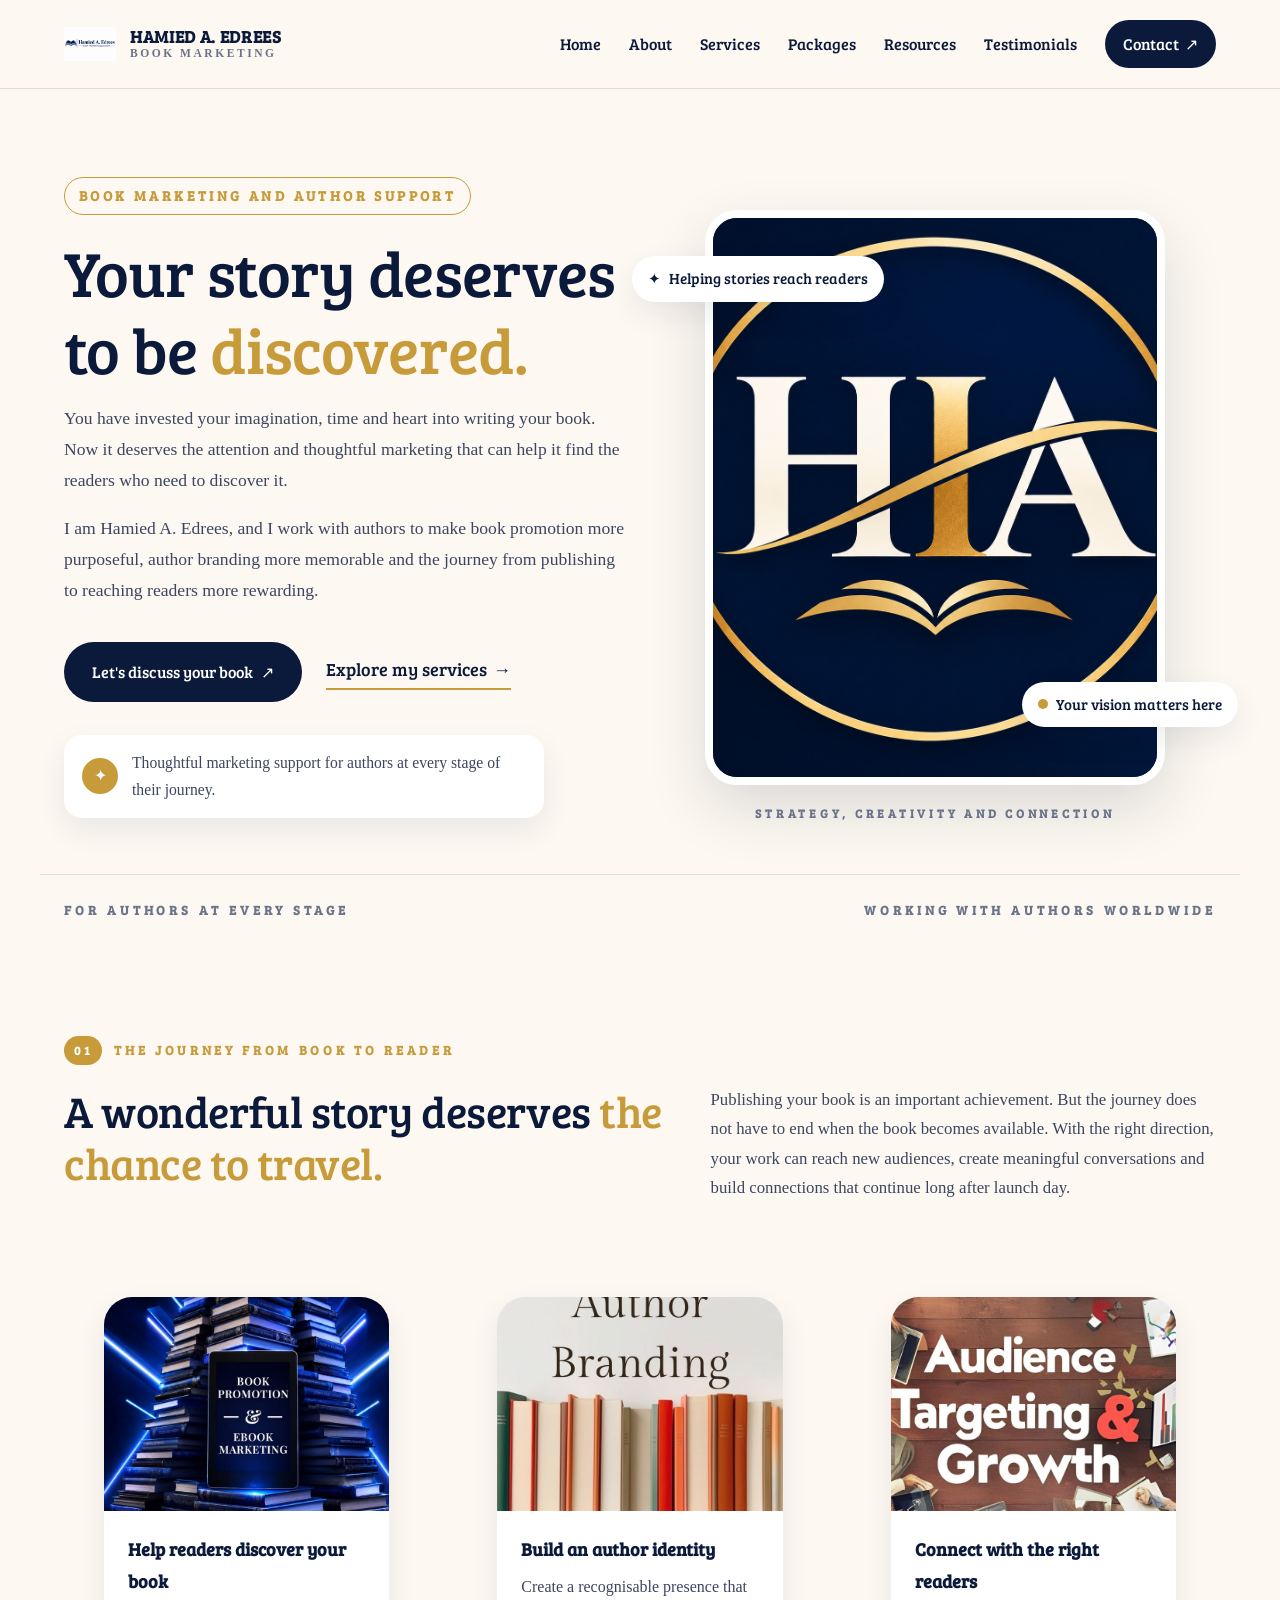
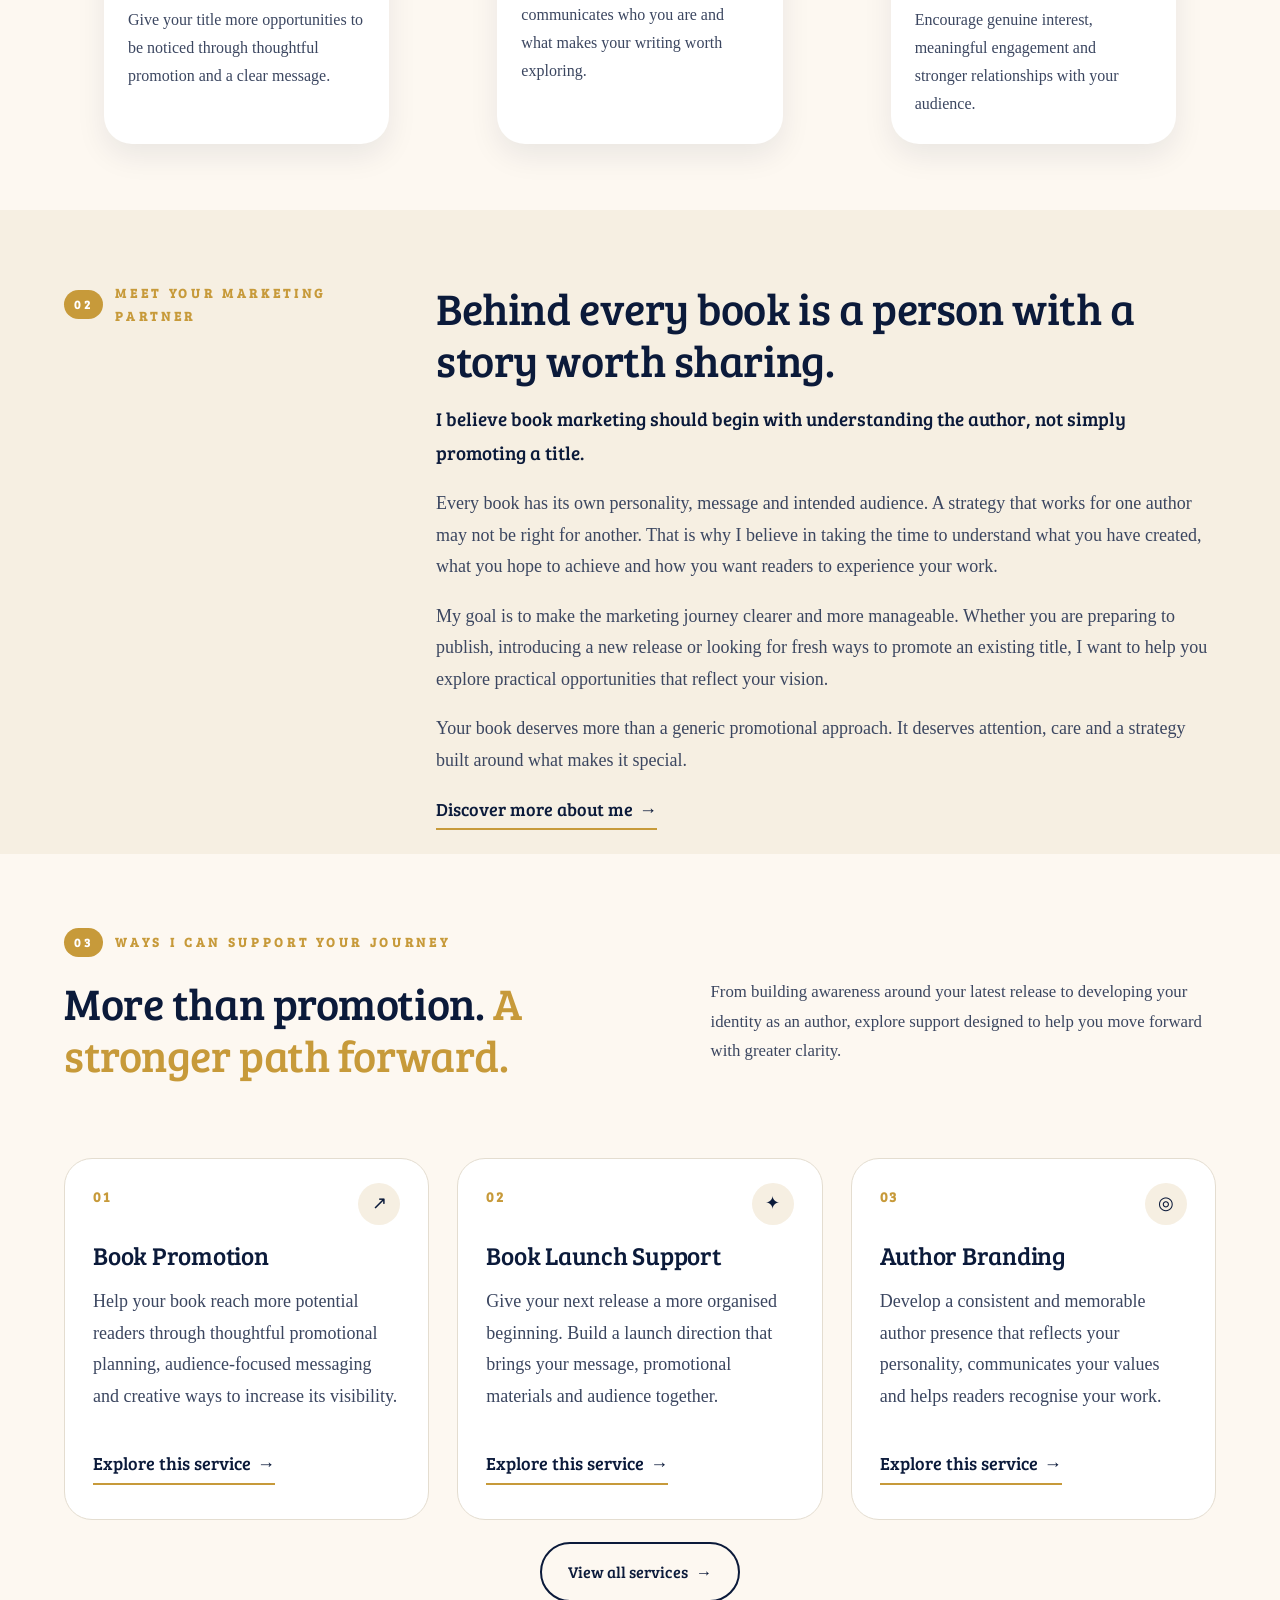
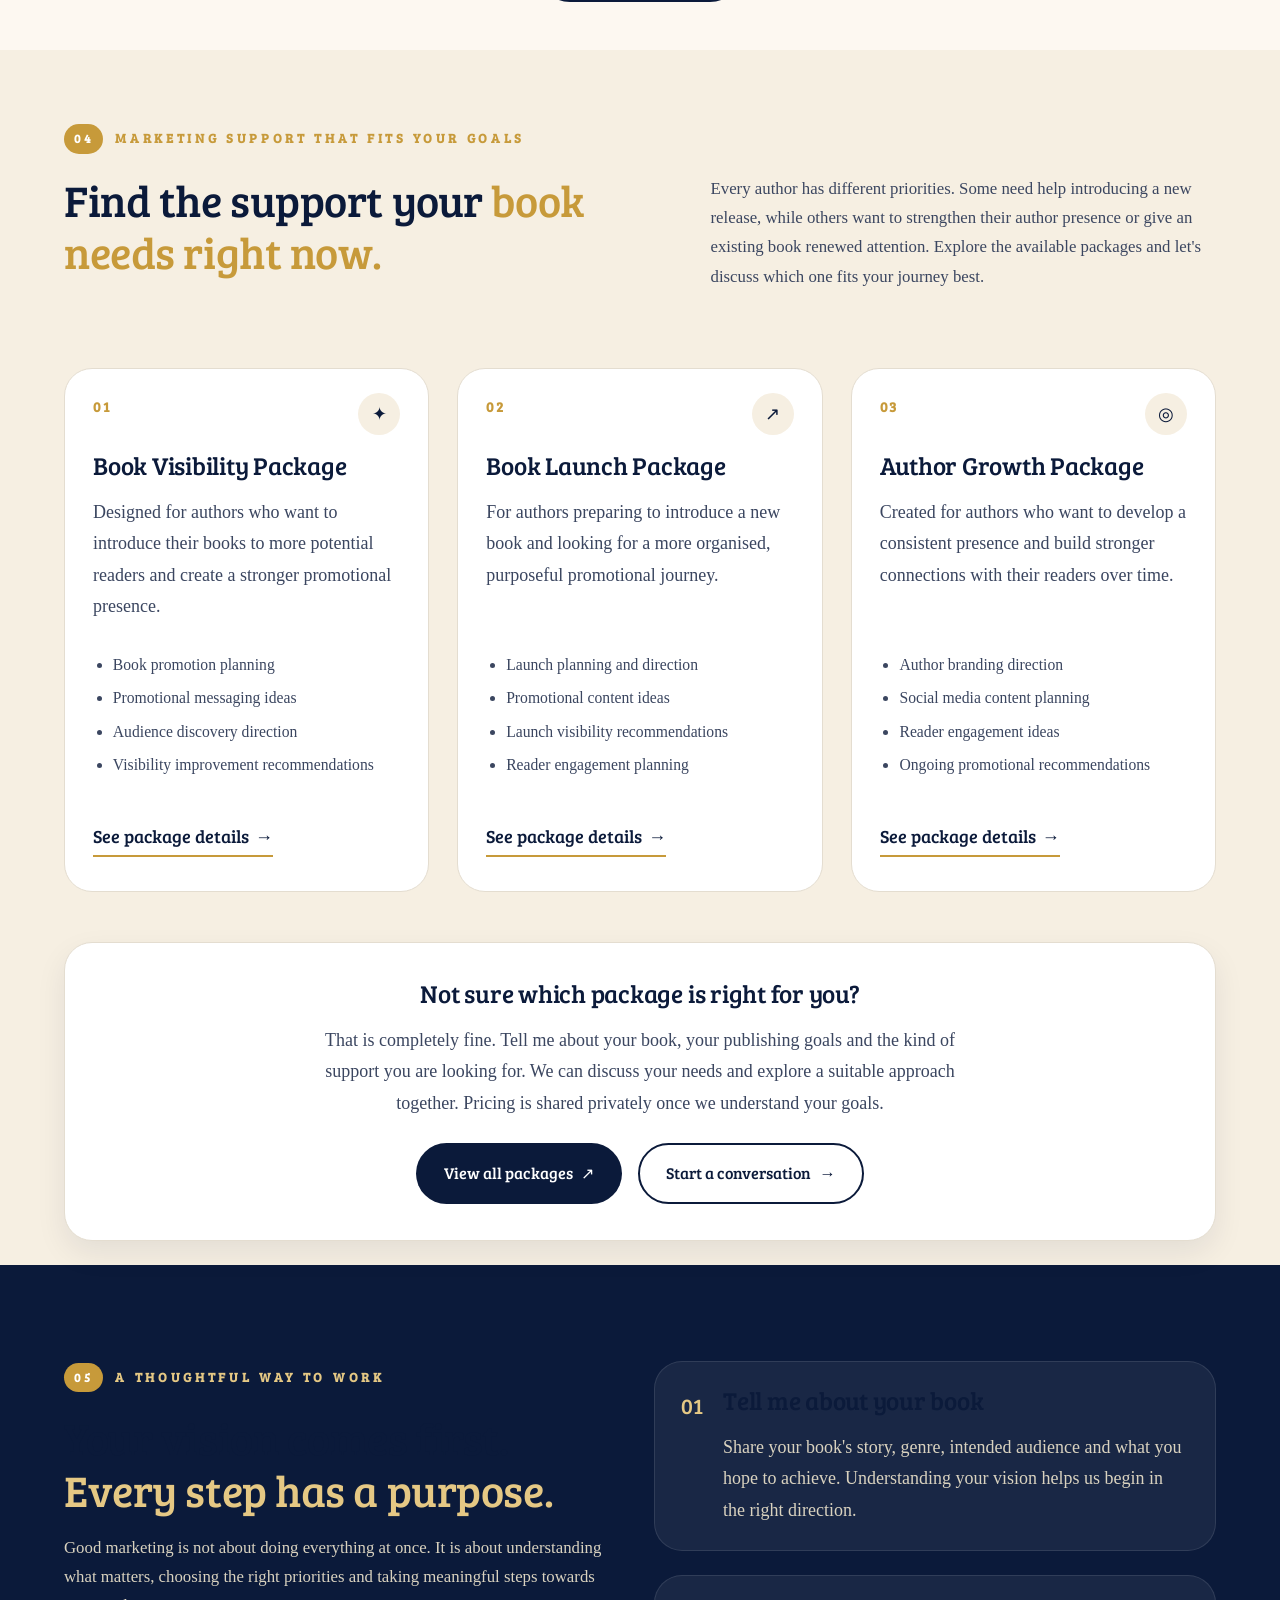
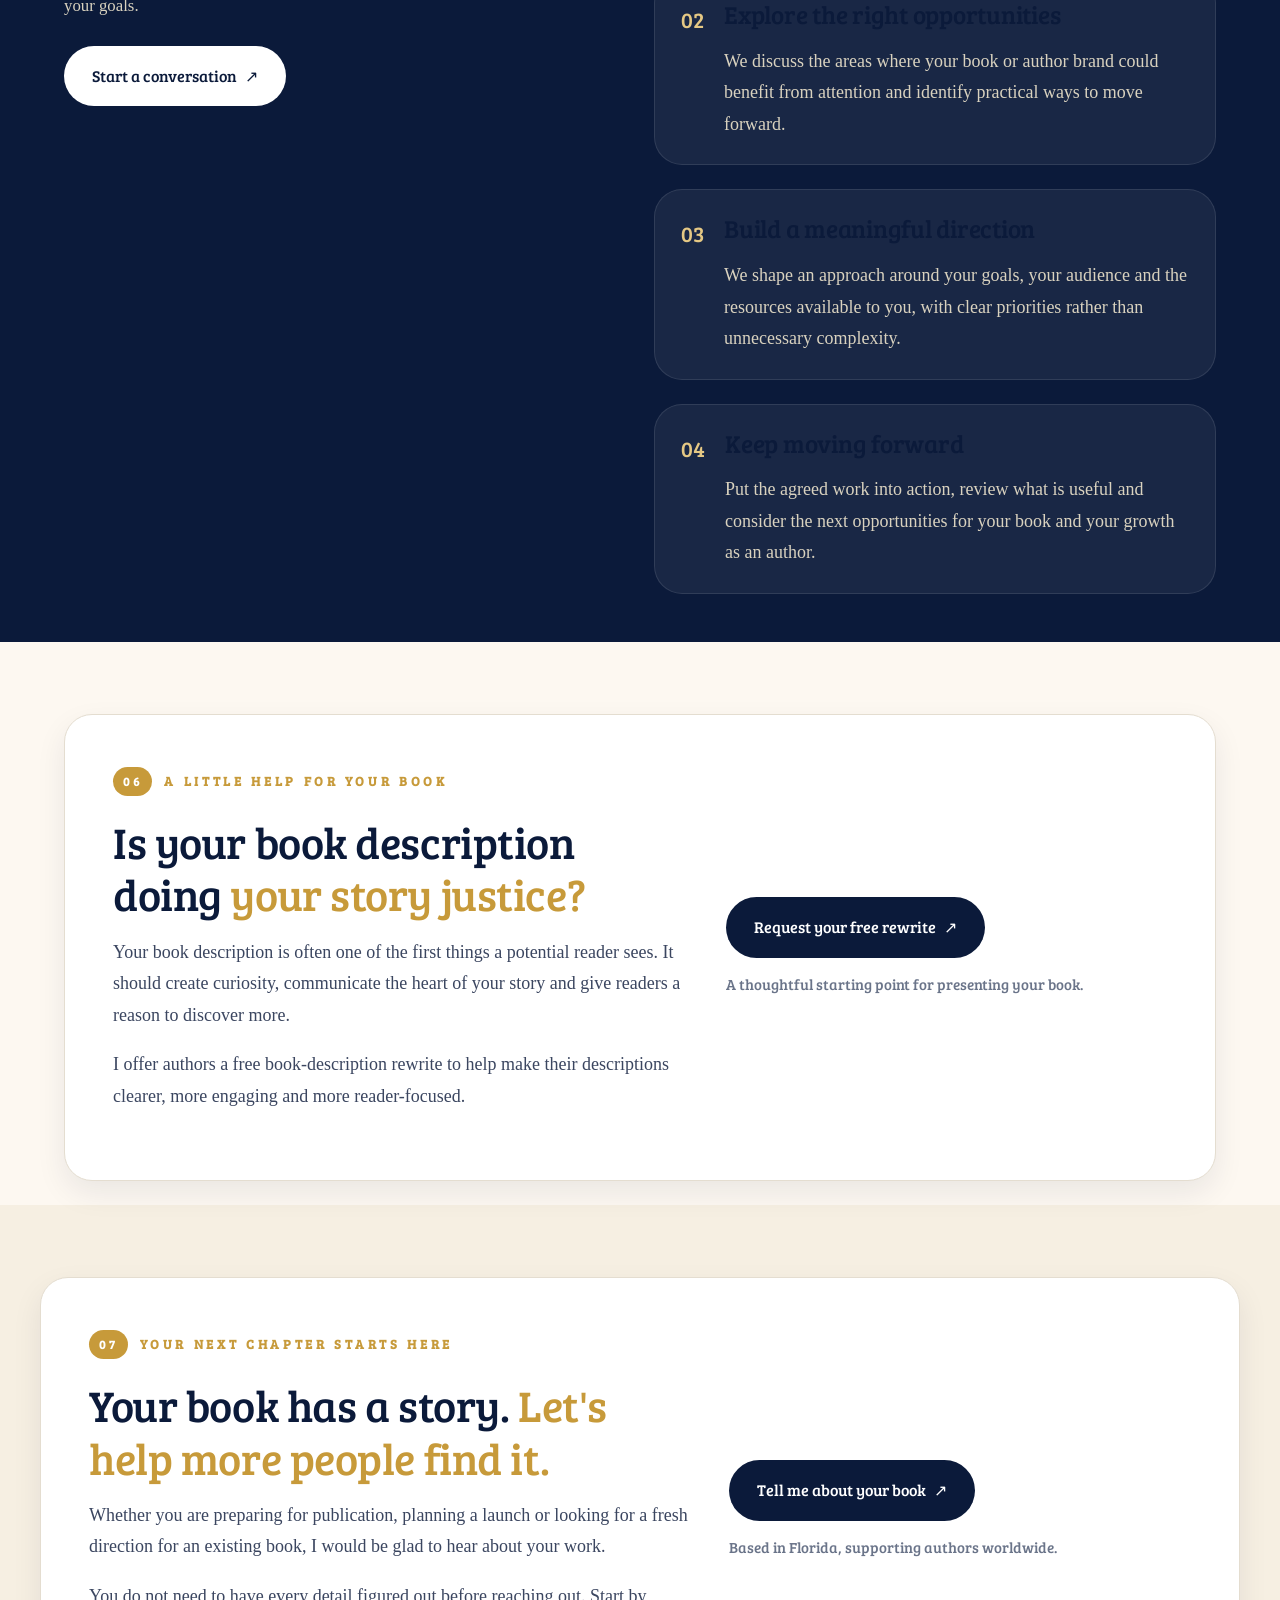
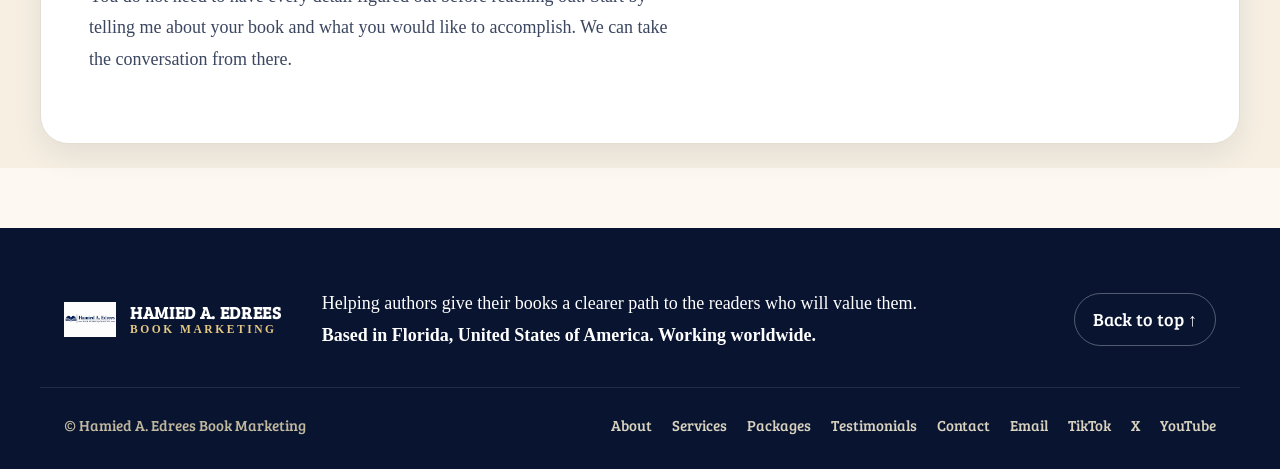
<file: index.html>
<!doctype html>
<html lang="en">
<head>
  <meta name="google-site-verification" content="j6bbmFIelMFSh6ioxrM3GE7qkAmUA4MiRacAeiXsX80" />
  <meta charset="utf-8">
  <meta name="viewport" content="width=device-width, initial-scale=1">

  <meta name="description" content="Thoughtful book marketing and author support to help your story reach more readers. Discover book promotion, launch planning, author branding and more with Hamied A. Edrees.">

  <meta name="theme-color" content="#0b1a3a">

  <title>Home | Hamied A. Edrees Book Marketing</title>

  <link rel="icon" type="image/png" href="favicon.png">
  <link rel="apple-touch-icon" href="favicon.png">

  <link rel="preconnect" href="https://fonts.googleapis.com">
  <link rel="preconnect" href="https://fonts.gstatic.com" crossorigin>

  <link href="https://fonts.googleapis.com/css2?family=Bree+Serif&display=swap" rel="stylesheet">

  <link rel="stylesheet" href="style.css">
  <script src="script.js" defer></script>
</head>

<body id="top" class="site-page">

<a class="skip-link" href="#main">Skip to content</a>

<header class="site-header">
  <div class="container nav-wrap">

    <a class="brand" href="index.html" aria-label="Hamied A. Edrees Book Marketing home">
      <img class="brand-logo" src="logo.png" alt="Hamied A. Edrees Book Marketing logo">

      <span class="brand-copy">
        <strong>HAMIED A. EDREES</strong>
        <small>BOOK MARKETING</small>
      </span>
    </a>

    <button class="menu-toggle"
      aria-label="Open navigation"
      aria-expanded="false"
      aria-controls="primary-nav">
      <span></span>
      <span></span>
      <span></span>
    </button>

    <nav class="primary-nav" id="primary-nav" aria-label="Main navigation">
      <a href="index.html">Home</a>
      <a href="about.html">About</a>
      <a href="services.html">Services</a>
      <a href="packages.html">Packages</a>
      <a href="resources.html">Resources</a>
      <a href="testimonials.html">Testimonials</a>
      <a class="nav-cta" href="contact.html">Contact <span>↗</span></a>
    </nav>

  </div>
</header>

<main id="main">

  <!-- HERO SECTION -->

  <section class="hero section">
    <div class="container hero-grid">

      <div class="hero-copy reveal">

        <p class="eyebrow">
          BOOK MARKETING AND AUTHOR SUPPORT
        </p>

        <h1>
          Your story deserves to be <span>discovered.</span>
        </h1>

        <p class="hero-text">
          You have invested your imagination, time and heart into writing your book. Now it deserves the attention and thoughtful marketing that can help it find the readers who need to discover it.
        </p>

        <p class="hero-text">
          I am Hamied A. Edrees, and I work with authors to make book promotion more purposeful, author branding more memorable and the journey from publishing to reaching readers more rewarding.
        </p>

        <div class="hero-actions">
          <a class="button button-primary" href="contact.html">
            Let's discuss your book <span>↗</span>
          </a>

          <a class="text-link" href="services.html">
            Explore my services <span>→</span>
          </a>
        </div>

        <div class="hero-note">
          <span class="note-icon">✦</span>
          <p>
            Thoughtful marketing support for authors at every stage of their journey.
          </p>
        </div>

      </div>

      <div class="hero-art reveal reveal-delay">

        <div class="hero-portrait-frame">
          <img
            class="hero-portrait"
            src="hamied.png"
            alt="Hamied A. Edrees, book marketing professional">
        </div>

        <div class="floating-note note-top">
          <span>✦</span>
          Helping stories reach readers
        </div>

        <div class="floating-note note-bottom">
          <span class="note-dot"></span>
          Your vision matters here
        </div>

        <div class="art-caption">
          STRATEGY, CREATIVITY AND CONNECTION
        </div>

      </div>

    </div>

    <div class="container hero-bottom">
      <span>FOR AUTHORS AT EVERY STAGE</span>
      <span>WORKING WITH AUTHORS WORLDWIDE</span>
    </div>

  </section>


  <!-- INTRODUCTION -->

  <section class="section image-story-section">
    <div class="container">

      <div class="section-heading reveal">

        <div class="section-label">
          <span>01</span>
          <span>THE JOURNEY FROM BOOK TO READER</span>
        </div>

        <div class="heading-row">

          <h2>
            A wonderful story deserves <span>the chance to travel.</span>
          </h2>

          <p>
            Publishing your book is an important achievement. But the journey does not have to end when the book becomes available. With the right direction, your work can reach new audiences, create meaningful conversations and build connections that continue long after launch day.
          </p>

        </div>
      </div>

      <div class="illustration-grid">

        <figure class="illustration-card reveal">
          <img src="book-promotion.png" alt="Illustration representing book promotion">
          <figcaption>
            <strong>Help readers discover your book</strong>
            <span>Give your title more opportunities to be noticed through thoughtful promotion and a clear message.</span>
          </figcaption>
        </figure>

        <figure class="illustration-card reveal reveal-delay-1">
          <img src="author-branding.png" alt="Illustration representing author branding">
          <figcaption>
            <strong>Build an author identity</strong>
            <span>Create a recognisable presence that communicates who you are and what makes your writing worth exploring.</span>
          </figcaption>
        </figure>

        <figure class="illustration-card reveal reveal-delay-2">
          <img src="reader-community.png" alt="Illustration representing reader engagement">
          <figcaption>
            <strong>Connect with the right readers</strong>
            <span>Encourage genuine interest, meaningful engagement and stronger relationships with your audience.</span>
          </figcaption>
        </figure>

      </div>
    </div>
  </section>


  <!-- ABOUT PREVIEW -->

  <section class="section section-soft">
    <div class="container intro-grid">

      <div class="section-label reveal">
        <span>02</span>
        <span>MEET YOUR MARKETING PARTNER</span>
      </div>

      <div class="intro-content reveal">

        <h2>
          Behind every book is a person with a story worth sharing.
        </h2>

        <p class="lead">
          I believe book marketing should begin with understanding the author, not simply promoting a title.
        </p>

        <p>
          Every book has its own personality, message and intended audience. A strategy that works for one author may not be right for another. That is why I believe in taking the time to understand what you have created, what you hope to achieve and how you want readers to experience your work.
        </p>

        <p>
          My goal is to make the marketing journey clearer and more manageable. Whether you are preparing to publish, introducing a new release or looking for fresh ways to promote an existing title, I want to help you explore practical opportunities that reflect your vision.
        </p>

        <p>
          Your book deserves more than a generic promotional approach. It deserves attention, care and a strategy built around what makes it special.
        </p>

        <a class="text-link" href="about.html">
          Discover more about me <span>→</span>
        </a>

      </div>
    </div>
  </section>


  <!-- SERVICES PREVIEW -->

  <section class="section">
    <div class="container">

      <div class="section-heading reveal">

        <div class="section-label">
          <span>03</span>
          <span>WAYS I CAN SUPPORT YOUR JOURNEY</span>
        </div>

        <div class="heading-row">

          <h2>
            More than promotion. <span>A stronger path forward.</span>
          </h2>

          <p>
            From building awareness around your latest release to developing your identity as an author, explore support designed to help you move forward with greater clarity.
          </p>

        </div>
      </div>

      <div class="service-grid">

        <article class="service-card reveal">
          <span class="service-number">01</span>
          <span class="service-icon">↗</span>

          <h3>Book Promotion</h3>

          <p>
            Help your book reach more potential readers through thoughtful promotional planning, audience-focused messaging and creative ways to increase its visibility.
          </p>

          <a href="services.html">
            Explore this service <span>→</span>
          </a>
        </article>


        <article class="service-card reveal reveal-delay-1">
          <span class="service-number">02</span>
          <span class="service-icon">✦</span>

          <h3>Book Launch Support</h3>

          <p>
            Give your next release a more organised beginning. Build a launch direction that brings your message, promotional materials and audience together.
          </p>

          <a href="services.html">
            Explore this service <span>→</span>
          </a>
        </article>


        <article class="service-card reveal reveal-delay-2">
          <span class="service-number">03</span>
          <span class="service-icon">◎</span>

          <h3>Author Branding</h3>

          <p>
            Develop a consistent and memorable author presence that reflects your personality, communicates your values and helps readers recognise your work.
          </p>

          <a href="services.html">
            Explore this service <span>→</span>
          </a>
        </article>

      </div>

      <div class="center-action">
        <a class="button button-outline" href="services.html">
          View all services <span>→</span>
        </a>
      </div>

    </div>
  </section>


  <!-- PACKAGES PREVIEW -->

  <section class="section section-soft">
    <div class="container">

      <div class="section-heading reveal">

        <div class="section-label">
          <span>04</span>
          <span>MARKETING SUPPORT THAT FITS YOUR GOALS</span>
        </div>

        <div class="heading-row">

          <h2>
            Find the support your <span>book needs right now.</span>
          </h2>

          <p>
            Every author has different priorities. Some need help introducing a new release, while others want to strengthen their author presence or give an existing book renewed attention. Explore the available packages and let's discuss which one fits your journey best.
          </p>

        </div>
      </div>


      <div class="service-grid package-grid">

        <article class="service-card package-card reveal">

          <span class="service-number">01</span>
          <span class="service-icon">✦</span>

          <h3>Book Visibility Package</h3>

          <p>
            Designed for authors who want to introduce their books to more potential readers and create a stronger promotional presence.
          </p>

          <ul>
            <li>Book promotion planning</li>
            <li>Promotional messaging ideas</li>
            <li>Audience discovery direction</li>
            <li>Visibility improvement recommendations</li>
          </ul>

          <a href="packages.html">
            See package details <span>→</span>
          </a>

        </article>


        <article class="service-card package-card reveal reveal-delay-1">

          <span class="service-number">02</span>
          <span class="service-icon">↗</span>

          <h3>Book Launch Package</h3>

          <p>
            For authors preparing to introduce a new book and looking for a more organised, purposeful promotional journey.
          </p>

          <ul>
            <li>Launch planning and direction</li>
            <li>Promotional content ideas</li>
            <li>Launch visibility recommendations</li>
            <li>Reader engagement planning</li>
          </ul>

          <a href="packages.html">
            See package details <span>→</span>
          </a>

        </article>


        <article class="service-card package-card reveal reveal-delay-2">

          <span class="service-number">03</span>
          <span class="service-icon">◎</span>

          <h3>Author Growth Package</h3>

          <p>
            Created for authors who want to develop a consistent presence and build stronger connections with their readers over time.
          </p>

          <ul>
            <li>Author branding direction</li>
            <li>Social media content planning</li>
            <li>Reader engagement ideas</li>
            <li>Ongoing promotional recommendations</li>
          </ul>

          <a href="packages.html">
            See package details <span>→</span>
          </a>

        </article>

      </div>


      <div class="package-note reveal">
        <h3>Not sure which package is right for you?</h3>

        <p>
          That is completely fine. Tell me about your book, your publishing goals and the kind of support you are looking for. We can discuss your needs and explore a suitable approach together. Pricing is shared privately once we understand your goals.
        </p>

        <div class="package-note-actions">
          <a class="button button-primary" href="packages.html">
            View all packages <span>↗</span>
          </a>

          <a class="button button-outline" href="contact.html">
            Start a conversation <span>→</span>
          </a>
        </div>
      </div>

    </div>
  </section>


  <!-- WORKING APPROACH -->

  <section class="section section-blue">
    <div class="container approach-grid">

      <div class="approach-heading reveal">

        <div class="section-label section-label-light">
          <span>05</span>
          <span>A THOUGHTFUL WAY TO WORK</span>
        </div>

        <h2>
          Your vision comes first. <span>Every step has a purpose.</span>
        </h2>

        <p>
          Good marketing is not about doing everything at once. It is about understanding what matters, choosing the right priorities and taking meaningful steps towards your goals.
        </p>

        <a class="button button-light" href="contact.html">
          Start a conversation <span>↗</span>
        </a>

      </div>


      <div class="steps">

        <article class="step reveal">
          <span>01</span>
          <div>
            <h3>Tell me about your book</h3>
            <p>
              Share your book's story, genre, intended audience and what you hope to achieve. Understanding your vision helps us begin in the right direction.
            </p>
          </div>
        </article>


        <article class="step reveal reveal-delay-1">
          <span>02</span>
          <div>
            <h3>Explore the right opportunities</h3>
            <p>
              We discuss the areas where your book or author brand could benefit from attention and identify practical ways to move forward.
            </p>
          </div>
        </article>


        <article class="step reveal reveal-delay-2">
          <span>03</span>
          <div>
            <h3>Build a meaningful direction</h3>
            <p>
              We shape an approach around your goals, your audience and the resources available to you, with clear priorities rather than unnecessary complexity.
            </p>
          </div>
        </article>


        <article class="step reveal reveal-delay-3">
          <span>04</span>
          <div>
            <h3>Keep moving forward</h3>
            <p>
              Put the agreed work into action, review what is useful and consider the next opportunities for your book and your growth as an author.
            </p>
          </div>
        </article>

      </div>

    </div>
  </section>


  <!-- FREE BOOK DESCRIPTION OFFER -->

  <section class="section">
    <div class="container">

      <div class="contact-panel reveal">

        <div>

          <div class="section-label">
            <span>06</span>
            <span>A LITTLE HELP FOR YOUR BOOK</span>
          </div>

          <h2>
            Is your book description doing <span>your story justice?</span>
          </h2>

          <p>
            Your book description is often one of the first things a potential reader sees. It should create curiosity, communicate the heart of your story and give readers a reason to discover more.
          </p>

          <p>
            I offer authors a free book-description rewrite to help make their descriptions clearer, more engaging and more reader-focused.
          </p>

        </div>

        <div class="contact-action">

          <a class="button button-primary" href="free-book-description-rewrite.html">
            Request your free rewrite <span>↗</span>
          </a>

          <span class="contact-small">
            A thoughtful starting point for presenting your book.
          </span>

        </div>

      </div>

    </div>
  </section>


  <!-- FINAL CONTACT SECTION -->

  <section class="section section-soft">
    <div class="container contact-panel reveal">

      <div>

        <div class="section-label">
          <span>07</span>
          <span>YOUR NEXT CHAPTER STARTS HERE</span>
        </div>

        <h2>
          Your book has a story. <span>Let's help more people find it.</span>
        </h2>

        <p>
          Whether you are preparing for publication, planning a launch or looking for a fresh direction for an existing book, I would be glad to hear about your work.
        </p>

        <p>
          You do not need to have every detail figured out before reaching out. Start by telling me about your book and what you would like to accomplish. We can take the conversation from there.
        </p>

      </div>

      <div class="contact-action">

        <a class="button button-primary" href="contact.html">
          Tell me about your book <span>↗</span>
        </a>

        <span class="contact-small">
          Based in Florida, supporting authors worldwide.
        </span>

      </div>

    </div>
  </section>

</main>


<!-- FOOTER -->

<footer class="site-footer">

  <div class="container footer-top">

    <a class="brand brand-footer" href="index.html">

      <img
        class="brand-logo"
        src="logo.png"
        alt="Hamied A. Edrees Book Marketing logo">

      <span class="brand-copy">
        <strong>HAMIED A. EDREES</strong>
        <small>BOOK MARKETING</small>
      </span>

    </a>

    <p>
      Helping authors give their books a clearer path to the readers who will value them.

      <br>

      <strong>
        Based in Florida, United States of America. Working worldwide.
      </strong>
    </p>

    <a class="back-top" href="#top">
      Back to top ↑
    </a>

  </div>


  <div class="container footer-bottom">

    <span>
      © <span data-year></span> Hamied A. Edrees Book Marketing
    </span>

    <span class="footer-links">

      <a href="about.html">About</a>
      <a href="services.html">Services</a>
      <a href="packages.html">Packages</a>
      <a href="testimonials.html">Testimonials</a>
      <a href="contact.html">Contact</a>

      <a href="mailto:hello.hamiededrees@gmail.com">Email</a>

      <a href="https://www.tiktok.com/@hamiededrees"
         target="_blank"
         rel="noopener noreferrer">TikTok</a>

      <a href="https://x.com/hamiededrees"
         target="_blank"
         rel="noopener noreferrer">X</a>

      <a href="https://www.youtube.com/channel/UCIc-ObtE7EeHN2bB3vIkzsA"
         target="_blank"
         rel="noopener noreferrer">YouTube</a>

    </span>

  </div>

</footer>

</body>
</html>
</file>
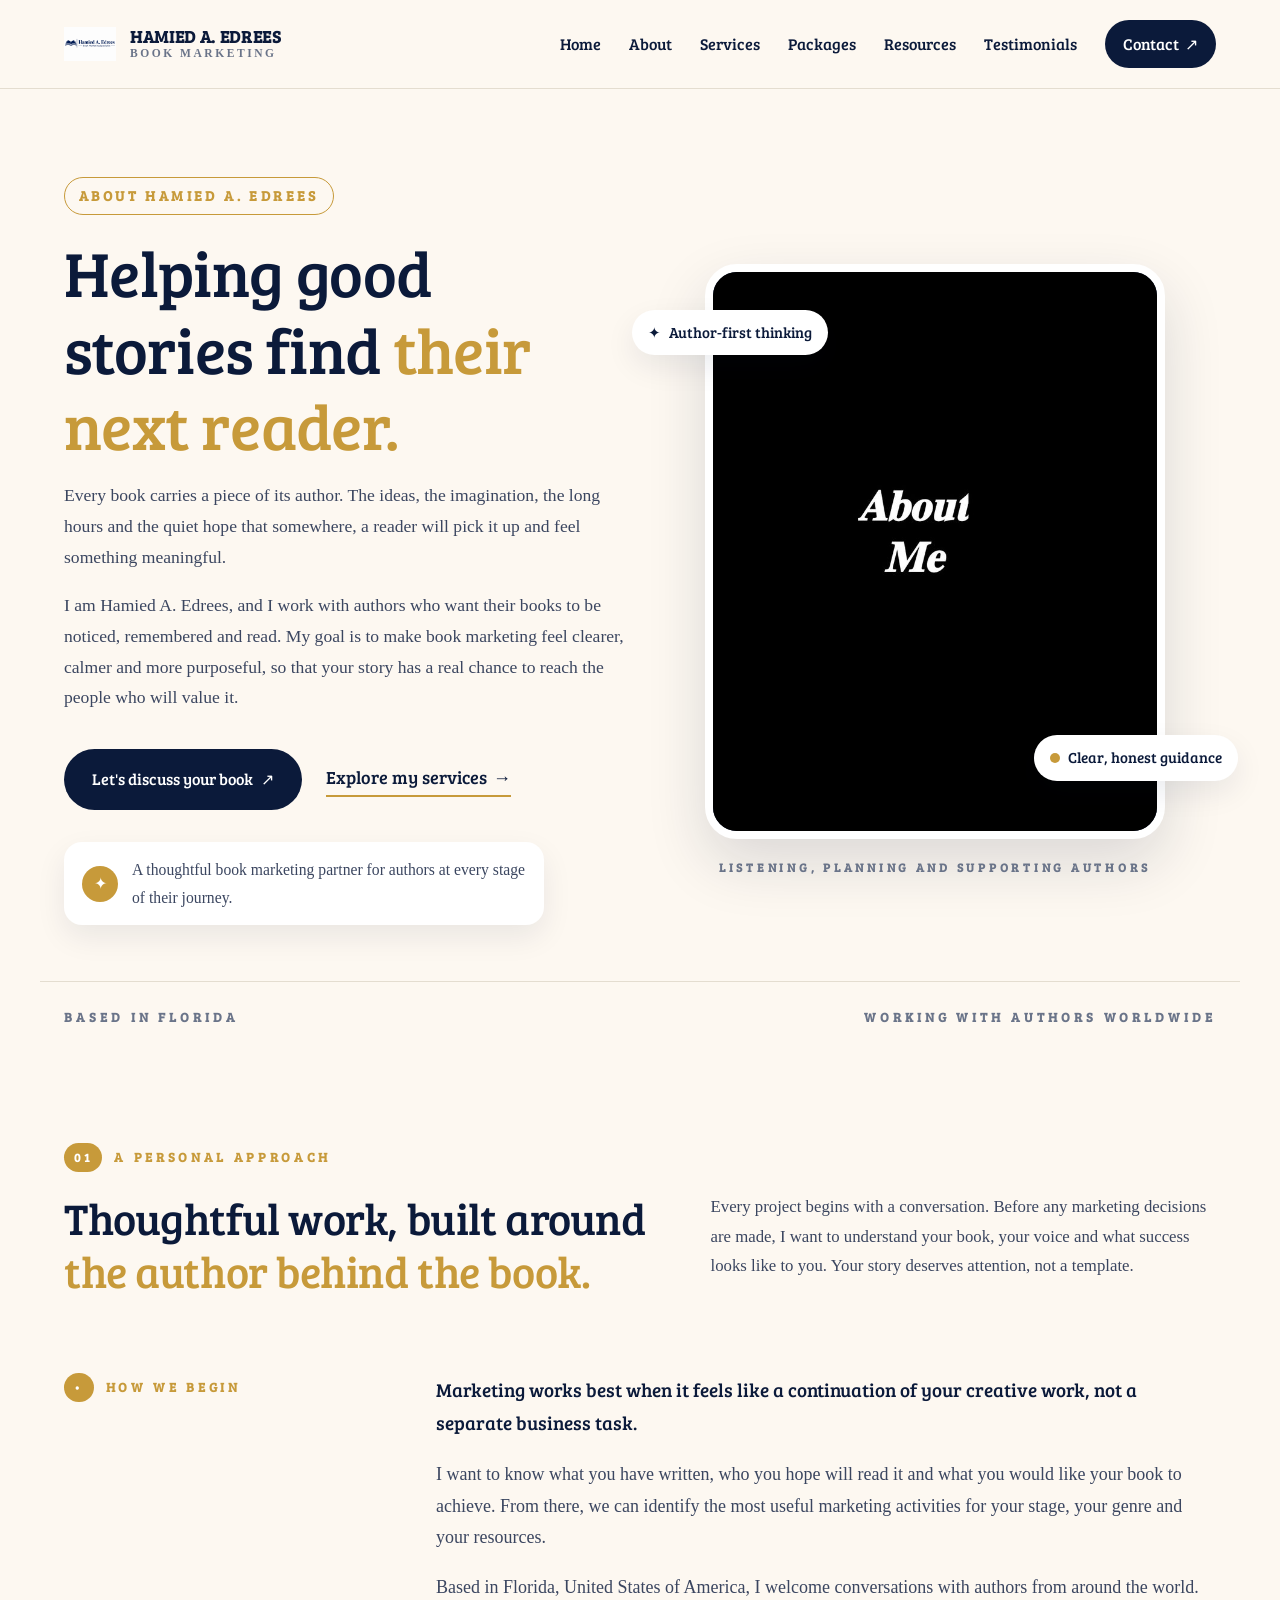
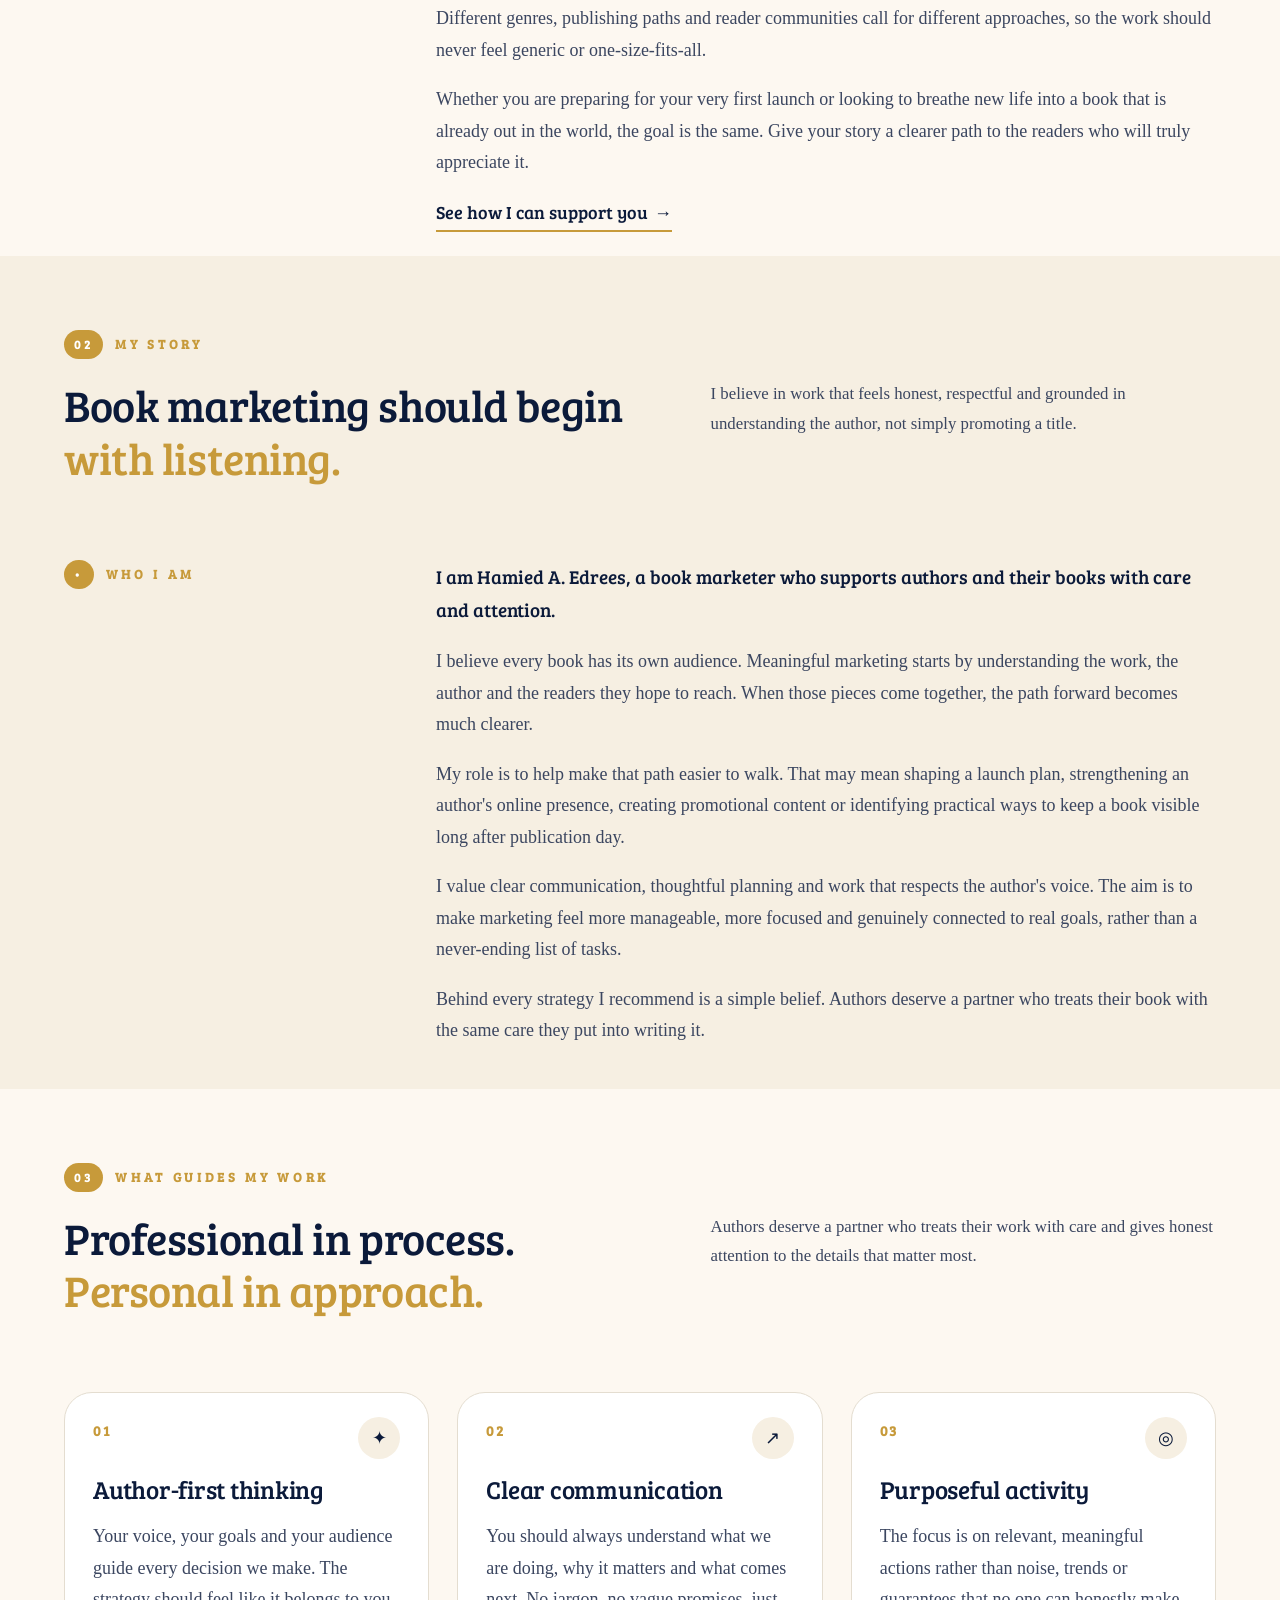
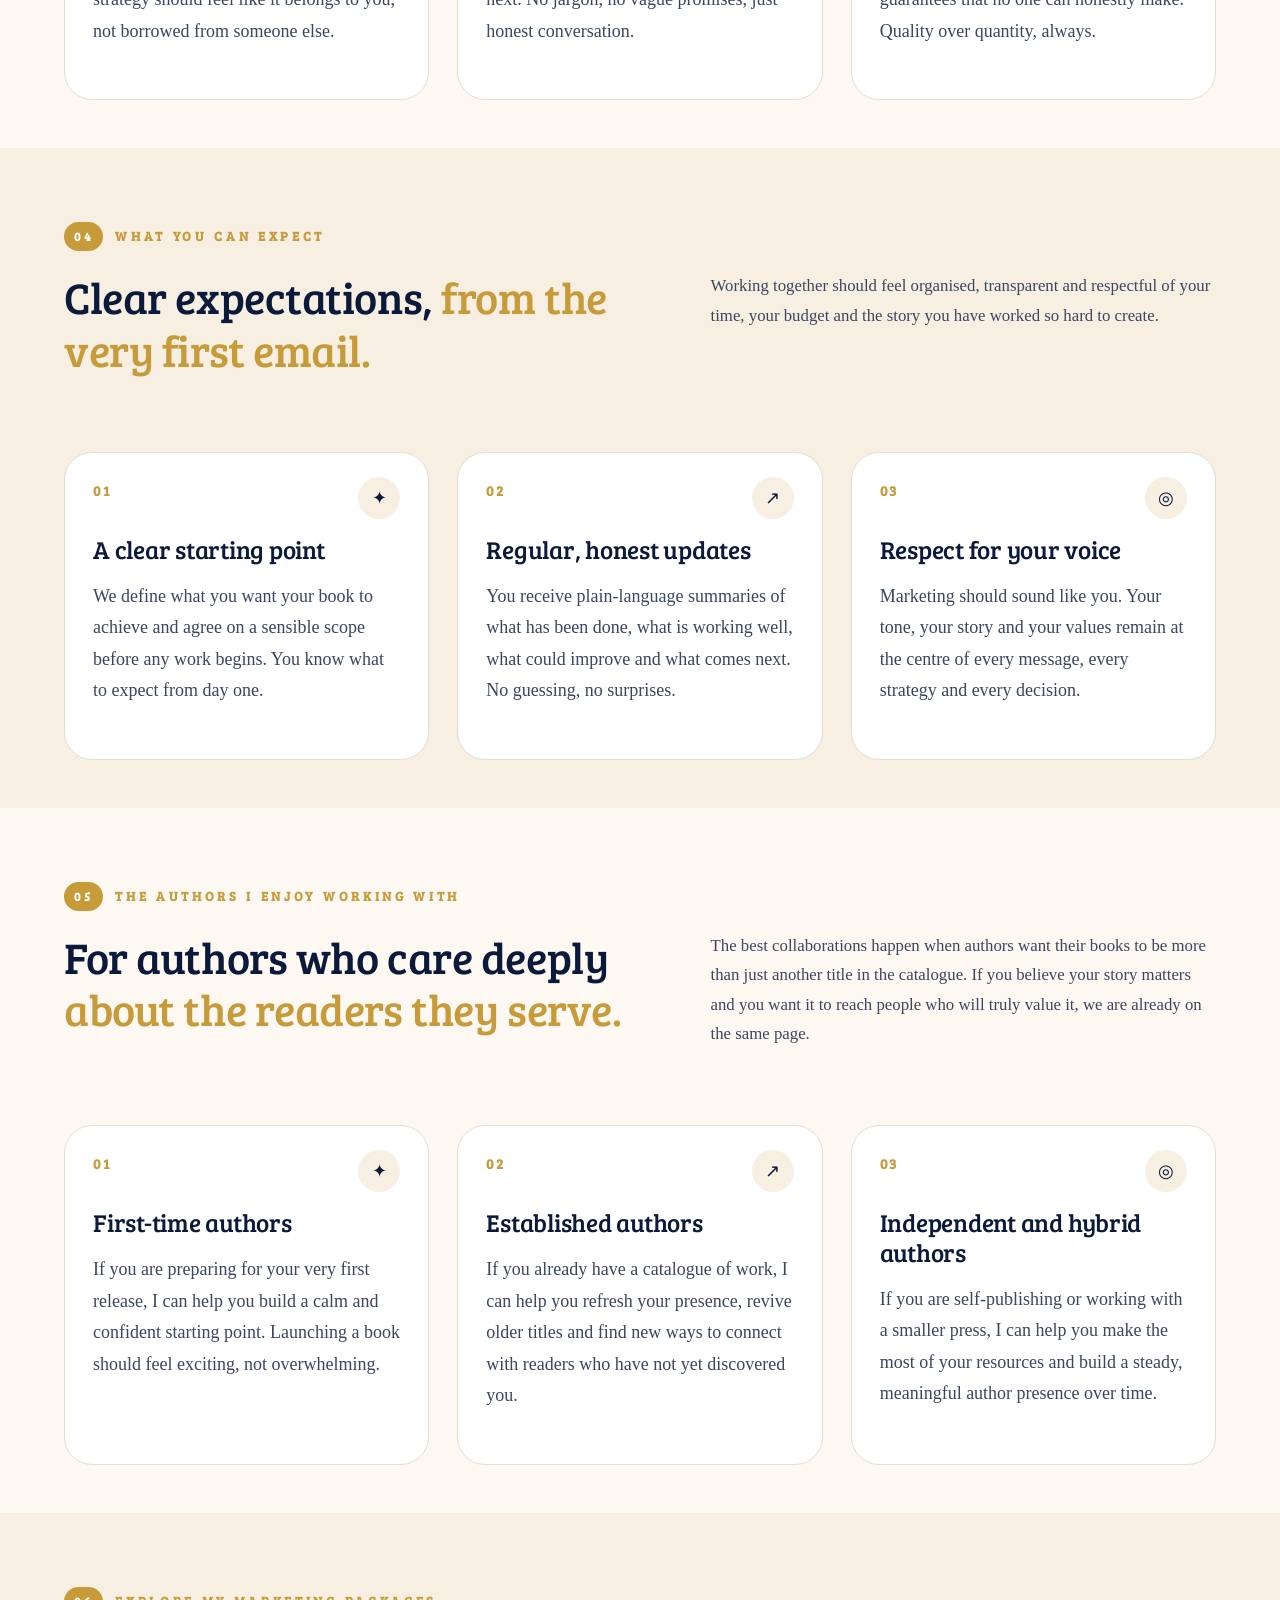
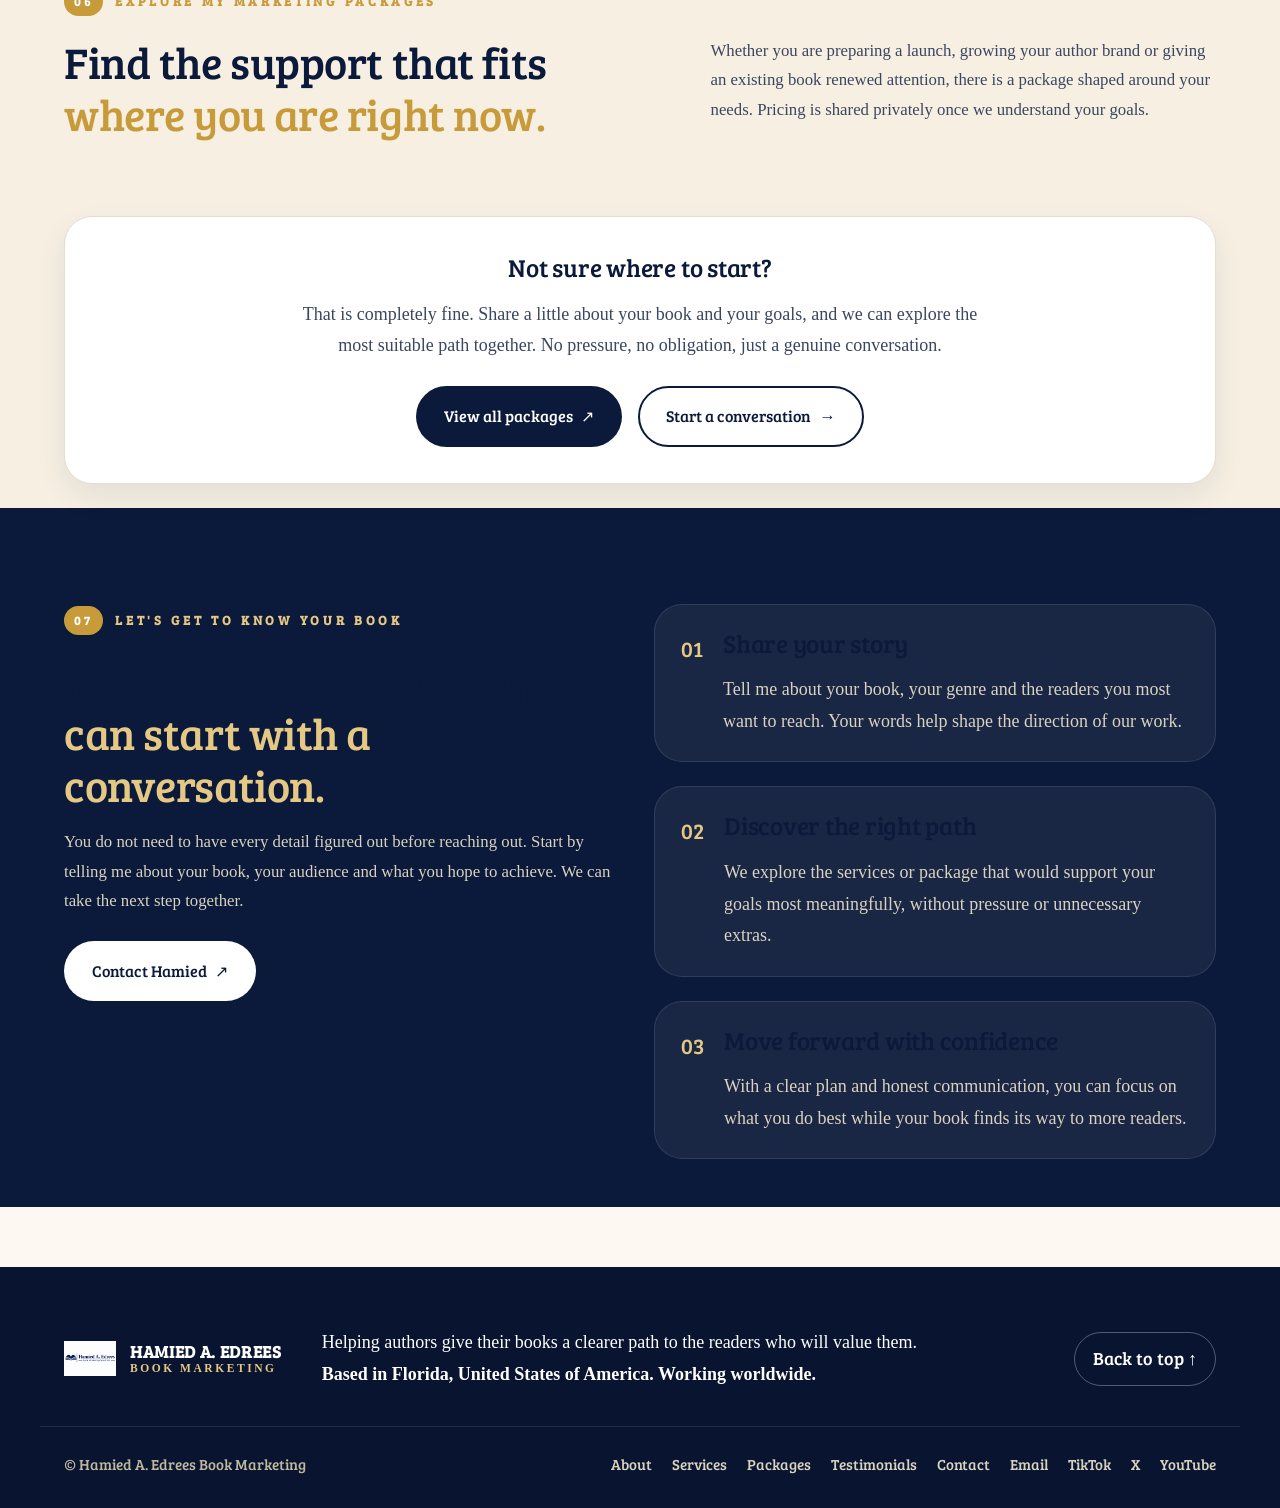
<file: about.html>
<!doctype html>
<html lang="en">
<head>
  <meta charset="utf-8">
  <meta name="viewport" content="width=device-width, initial-scale=1">

  <meta name="description" content="Meet Hamied A. Edrees, a thoughtful book marketing partner for authors who want to help their stories reach more readers with clarity, care and purpose.">

  <meta name="theme-color" content="#0b1a3a">

  <title>About | Hamied A. Edrees Book Marketing</title>

  <link rel="icon" type="image/png" href="favicon.png">
  <link rel="apple-touch-icon" href="favicon.png">

  <link rel="preconnect" href="https://fonts.googleapis.com">
  <link rel="preconnect" href="https://fonts.gstatic.com" crossorigin>

  <link href="https://fonts.googleapis.com/css2?family=Bree+Serif&display=swap" rel="stylesheet">

  <link rel="stylesheet" href="style.css">
  <script src="script.js" defer></script>
</head>

<body id="top" class="site-page">

<a class="skip-link" href="#main">Skip to content</a>

<header class="site-header">
  <div class="container nav-wrap">

    <a class="brand" href="index.html" aria-label="Hamied A. Edrees Book Marketing home">
      <img class="brand-logo" src="logo.png" alt="Hamied A. Edrees Book Marketing logo">

      <span class="brand-copy">
        <strong>HAMIED A. EDREES</strong>
        <small>BOOK MARKETING</small>
      </span>
    </a>

    <button class="menu-toggle"
      aria-label="Open navigation"
      aria-expanded="false"
      aria-controls="primary-nav">
      <span></span>
      <span></span>
      <span></span>
    </button>

    <nav class="primary-nav" id="primary-nav" aria-label="Main navigation">
      <a href="index.html">Home</a>
      <a href="about.html" aria-current="page">About</a>
      <a href="services.html">Services</a>
      <a href="packages.html">Packages</a>
      <a href="resources.html">Resources</a>
      <a href="testimonials.html">Testimonials</a>
      <a class="nav-cta" href="contact.html">Contact <span>↗</span></a>
    </nav>

  </div>
</header>

<main id="main">

  <!-- HERO SECTION -->

  <section class="hero section">
    <div class="container hero-grid">

      <div class="hero-copy reveal">

        <p class="eyebrow">
          ABOUT HAMIED A. EDREES
        </p>

        <h1>
          Helping good stories find <span>their next reader.</span>
        </h1>

        <p class="hero-text">
          Every book carries a piece of its author. The ideas, the imagination, the long hours and the quiet hope that somewhere, a reader will pick it up and feel something meaningful.
        </p>

        <p class="hero-text">
          I am Hamied A. Edrees, and I work with authors who want their books to be noticed, remembered and read. My goal is to make book marketing feel clearer, calmer and more purposeful, so that your story has a real chance to reach the people who will value it.
        </p>

        <div class="hero-actions">
          <a class="button button-primary" href="contact.html">
            Let's discuss your book <span>↗</span>
          </a>

          <a class="text-link" href="services.html">
            Explore my services <span>→</span>
          </a>
        </div>

        <div class="hero-note">
          <span class="note-icon">✦</span>
          <p>
            A thoughtful book marketing partner for authors at every stage of their journey.
          </p>
        </div>

      </div>

      <div class="hero-art reveal reveal-delay">

        <div class="hero-portrait-frame">
          <img
            class="hero-portrait"
            src="𝐀𝐛𝐨𝐮𝐭 𝐌𝐞.jpg"
            alt="Hamied A. Edrees, book marketing specialist">
        </div>

        <div class="floating-note note-top">
          <span>✦</span>
          Author-first thinking
        </div>

        <div class="floating-note note-bottom">
          <span class="note-dot"></span>
          Clear, honest guidance
        </div>

        <div class="art-caption">
          LISTENING, PLANNING AND SUPPORTING AUTHORS
        </div>

      </div>

    </div>

    <div class="container hero-bottom">
      <span>BASED IN FLORIDA</span>
      <span>WORKING WITH AUTHORS WORLDWIDE</span>
    </div>

  </section>


  <!-- PERSONAL APPROACH -->

  <section class="section">
    <div class="container">

      <div class="section-heading reveal">

        <div class="section-label">
          <span>01</span>
          <span>A PERSONAL APPROACH</span>
        </div>

        <div class="heading-row">

          <h2>
            Thoughtful work, built around <span>the author behind the book.</span>
          </h2>

          <p>
            Every project begins with a conversation. Before any marketing decisions are made, I want to understand your book, your voice and what success looks like to you. Your story deserves attention, not a template.
          </p>

        </div>
      </div>


      <div class="intro-grid">

        <div class="section-label reveal">
          <span>•</span>
          <span>HOW WE BEGIN</span>
        </div>

        <div class="intro-content reveal">

          <p class="lead">
            Marketing works best when it feels like a continuation of your creative work, not a separate business task.
          </p>

          <p>
            I want to know what you have written, who you hope will read it and what you would like your book to achieve. From there, we can identify the most useful marketing activities for your stage, your genre and your resources.
          </p>

          <p>
            Based in Florida, United States of America, I welcome conversations with authors from around the world. Different genres, publishing paths and reader communities call for different approaches, so the work should never feel generic or one-size-fits-all.
          </p>

          <p>
            Whether you are preparing for your very first launch or looking to breathe new life into a book that is already out in the world, the goal is the same. Give your story a clearer path to the readers who will truly appreciate it.
          </p>

          <a class="text-link" href="services.html">
            See how I can support you <span>→</span>
          </a>

        </div>

      </div>

    </div>
  </section>


  <!-- MY STORY -->

  <section class="section section-soft">
    <div class="container">

      <div class="section-heading reveal">

        <div class="section-label">
          <span>02</span>
          <span>MY STORY</span>
        </div>

        <div class="heading-row">

          <h2>
            Book marketing should begin <span>with listening.</span>
          </h2>

          <p>
            I believe in work that feels honest, respectful and grounded in understanding the author, not simply promoting a title.
          </p>

        </div>
      </div>


      <div class="intro-grid">

        <div class="section-label reveal">
          <span>•</span>
          <span>WHO I AM</span>
        </div>

        <div class="intro-content reveal">

          <p class="lead">
            I am Hamied A. Edrees, a book marketer who supports authors and their books with care and attention.
          </p>

          <p>
            I believe every book has its own audience. Meaningful marketing starts by understanding the work, the author and the readers they hope to reach. When those pieces come together, the path forward becomes much clearer.
          </p>

          <p>
            My role is to help make that path easier to walk. That may mean shaping a launch plan, strengthening an author's online presence, creating promotional content or identifying practical ways to keep a book visible long after publication day.
          </p>

          <p>
            I value clear communication, thoughtful planning and work that respects the author's voice. The aim is to make marketing feel more manageable, more focused and genuinely connected to real goals, rather than a never-ending list of tasks.
          </p>

          <p>
            Behind every strategy I recommend is a simple belief. Authors deserve a partner who treats their book with the same care they put into writing it.
          </p>

        </div>

      </div>

    </div>
  </section>


  <!-- WHAT GUIDES MY WORK -->

  <section class="section">
    <div class="container">

      <div class="section-heading reveal">

        <div class="section-label">
          <span>03</span>
          <span>WHAT GUIDES MY WORK</span>
        </div>

        <div class="heading-row">

          <h2>
            Professional in process. <span>Personal in approach.</span>
          </h2>

          <p>
            Authors deserve a partner who treats their work with care and gives honest attention to the details that matter most.
          </p>

        </div>
      </div>


      <div class="service-grid">

        <article class="service-card reveal">
          <span class="service-number">01</span>
          <span class="service-icon">✦</span>

          <h3>Author-first thinking</h3>

          <p>
            Your voice, your goals and your audience guide every decision we make. The strategy should feel like it belongs to you, not borrowed from someone else.
          </p>
        </article>


        <article class="service-card reveal reveal-delay-1">
          <span class="service-number">02</span>
          <span class="service-icon">↗</span>

          <h3>Clear communication</h3>

          <p>
            You should always understand what we are doing, why it matters and what comes next. No jargon, no vague promises, just honest conversation.
          </p>
        </article>


        <article class="service-card reveal reveal-delay-2">
          <span class="service-number">03</span>
          <span class="service-icon">◎</span>

          <h3>Purposeful activity</h3>

          <p>
            The focus is on relevant, meaningful actions rather than noise, trends or guarantees that no one can honestly make. Quality over quantity, always.
          </p>
        </article>

      </div>

    </div>
  </section>


  <!-- WHAT YOU CAN EXPECT -->

  <section class="section section-soft">
    <div class="container">

      <div class="section-heading reveal">

        <div class="section-label">
          <span>04</span>
          <span>WHAT YOU CAN EXPECT</span>
        </div>

        <div class="heading-row">

          <h2>
            Clear expectations, <span>from the very first email.</span>
          </h2>

          <p>
            Working together should feel organised, transparent and respectful of your time, your budget and the story you have worked so hard to create.
          </p>

        </div>
      </div>


      <div class="service-grid">

        <article class="service-card reveal">
          <span class="service-number">01</span>
          <span class="service-icon">✦</span>

          <h3>A clear starting point</h3>

          <p>
            We define what you want your book to achieve and agree on a sensible scope before any work begins. You know what to expect from day one.
          </p>
        </article>


        <article class="service-card reveal reveal-delay-1">
          <span class="service-number">02</span>
          <span class="service-icon">↗</span>

          <h3>Regular, honest updates</h3>

          <p>
            You receive plain-language summaries of what has been done, what is working well, what could improve and what comes next. No guessing, no surprises.
          </p>
        </article>


        <article class="service-card reveal reveal-delay-2">
          <span class="service-number">03</span>
          <span class="service-icon">◎</span>

          <h3>Respect for your voice</h3>

          <p>
            Marketing should sound like you. Your tone, your story and your values remain at the centre of every message, every strategy and every decision.
          </p>
        </article>

      </div>

    </div>
  </section>


  <!-- WHO I WORK WITH -->

  <section class="section">
    <div class="container">

      <div class="section-heading reveal">

        <div class="section-label">
          <span>05</span>
          <span>THE AUTHORS I ENJOY WORKING WITH</span>
        </div>

        <div class="heading-row">

          <h2>
            For authors who care deeply <span>about the readers they serve.</span>
          </h2>

          <p>
            The best collaborations happen when authors want their books to be more than just another title in the catalogue. If you believe your story matters and you want it to reach people who will truly value it, we are already on the same page.
          </p>

        </div>
      </div>


      <div class="service-grid">

        <article class="service-card reveal">
          <span class="service-number">01</span>
          <span class="service-icon">✦</span>

          <h3>First-time authors</h3>

          <p>
            If you are preparing for your very first release, I can help you build a calm and confident starting point. Launching a book should feel exciting, not overwhelming.
          </p>
        </article>


        <article class="service-card reveal reveal-delay-1">
          <span class="service-number">02</span>
          <span class="service-icon">↗</span>

          <h3>Established authors</h3>

          <p>
            If you already have a catalogue of work, I can help you refresh your presence, revive older titles and find new ways to connect with readers who have not yet discovered you.
          </p>
        </article>


        <article class="service-card reveal reveal-delay-2">
          <span class="service-number">03</span>
          <span class="service-icon">◎</span>

          <h3>Independent and hybrid authors</h3>

          <p>
            If you are self-publishing or working with a smaller press, I can help you make the most of your resources and build a steady, meaningful author presence over time.
          </p>
        </article>

      </div>

    </div>
  </section>


  <!-- PACKAGES PREVIEW -->

  <section class="section section-soft">
    <div class="container">

      <div class="section-heading reveal">

        <div class="section-label">
          <span>06</span>
          <span>EXPLORE MY MARKETING PACKAGES</span>
        </div>

        <div class="heading-row">

          <h2>
            Find the support that fits <span>where you are right now.</span>
          </h2>

          <p>
            Whether you are preparing a launch, growing your author brand or giving an existing book renewed attention, there is a package shaped around your needs. Pricing is shared privately once we understand your goals.
          </p>

        </div>
      </div>


      <div class="package-note reveal">

        <h3>Not sure where to start?</h3>

        <p>
          That is completely fine. Share a little about your book and your goals, and we can explore the most suitable path together. No pressure, no obligation, just a genuine conversation.
        </p>

        <div class="package-note-actions">
          <a class="button button-primary" href="packages.html">
            View all packages <span>↗</span>
          </a>

          <a class="button button-outline" href="contact.html">
            Start a conversation <span>→</span>
          </a>
        </div>

      </div>

    </div>
  </section>


  <!-- FINAL CTA -->

  <section class="section section-blue">
    <div class="container approach-grid">

      <div class="approach-heading reveal">

        <div class="section-label section-label-light">
          <span>07</span>
          <span>LET'S GET TO KNOW YOUR BOOK</span>
        </div>

        <h2>
          Your next marketing step <span>can start with a conversation.</span>
        </h2>

        <p>
          You do not need to have every detail figured out before reaching out. Start by telling me about your book, your audience and what you hope to achieve. We can take the next step together.
        </p>

        <a class="button button-light" href="contact.html">
          Contact Hamied <span>↗</span>
        </a>

      </div>


      <div class="steps">

        <article class="step reveal">
          <span>01</span>
          <div>
            <h3>Share your story</h3>
            <p>
              Tell me about your book, your genre and the readers you most want to reach. Your words help shape the direction of our work.
            </p>
          </div>
        </article>


        <article class="step reveal reveal-delay-1">
          <span>02</span>
          <div>
            <h3>Discover the right path</h3>
            <p>
              We explore the services or package that would support your goals most meaningfully, without pressure or unnecessary extras.
            </p>
          </div>
        </article>


        <article class="step reveal reveal-delay-2">
          <span>03</span>
          <div>
            <h3>Move forward with confidence</h3>
            <p>
              With a clear plan and honest communication, you can focus on what you do best while your book finds its way to more readers.
            </p>
          </div>
        </article>

      </div>

    </div>
  </section>

</main>


<!-- FOOTER -->

<footer class="site-footer">

  <div class="container footer-top">

    <a class="brand brand-footer" href="index.html">

      <img
        class="brand-logo"
        src="logo.png"
        alt="Hamied A. Edrees Book Marketing logo">

      <span class="brand-copy">
        <strong>HAMIED A. EDREES</strong>
        <small>BOOK MARKETING</small>
      </span>

    </a>

    <p>
      Helping authors give their books a clearer path to the readers who will value them.

      <br>

      <strong>
        Based in Florida, United States of America. Working worldwide.
      </strong>
    </p>

    <a class="back-top" href="#top">
      Back to top ↑
    </a>

  </div>


  <div class="container footer-bottom">

    <span>
      © <span data-year></span> Hamied A. Edrees Book Marketing
    </span>

    <span class="footer-links">

      <a href="about.html">About</a>
      <a href="services.html">Services</a>
      <a href="packages.html">Packages</a>
      <a href="testimonials.html">Testimonials</a>
      <a href="contact.html">Contact</a>

      <a href="mailto:hello.hamiededrees@gmail.com">Email</a>

      <a href="https://www.tiktok.com/@hamiededrees"
         target="_blank"
         rel="noopener noreferrer">TikTok</a>

      <a href="https://x.com/hamiededrees"
         target="_blank"
         rel="noopener noreferrer">X</a>

      <a href="https://www.youtube.com/channel/UCIc-ObtE7EeHN2bB3vIkzsA"
         target="_blank"
         rel="noopener noreferrer">YouTube</a>

    </span>

  </div>

</footer>

</body>
</html>
</file>
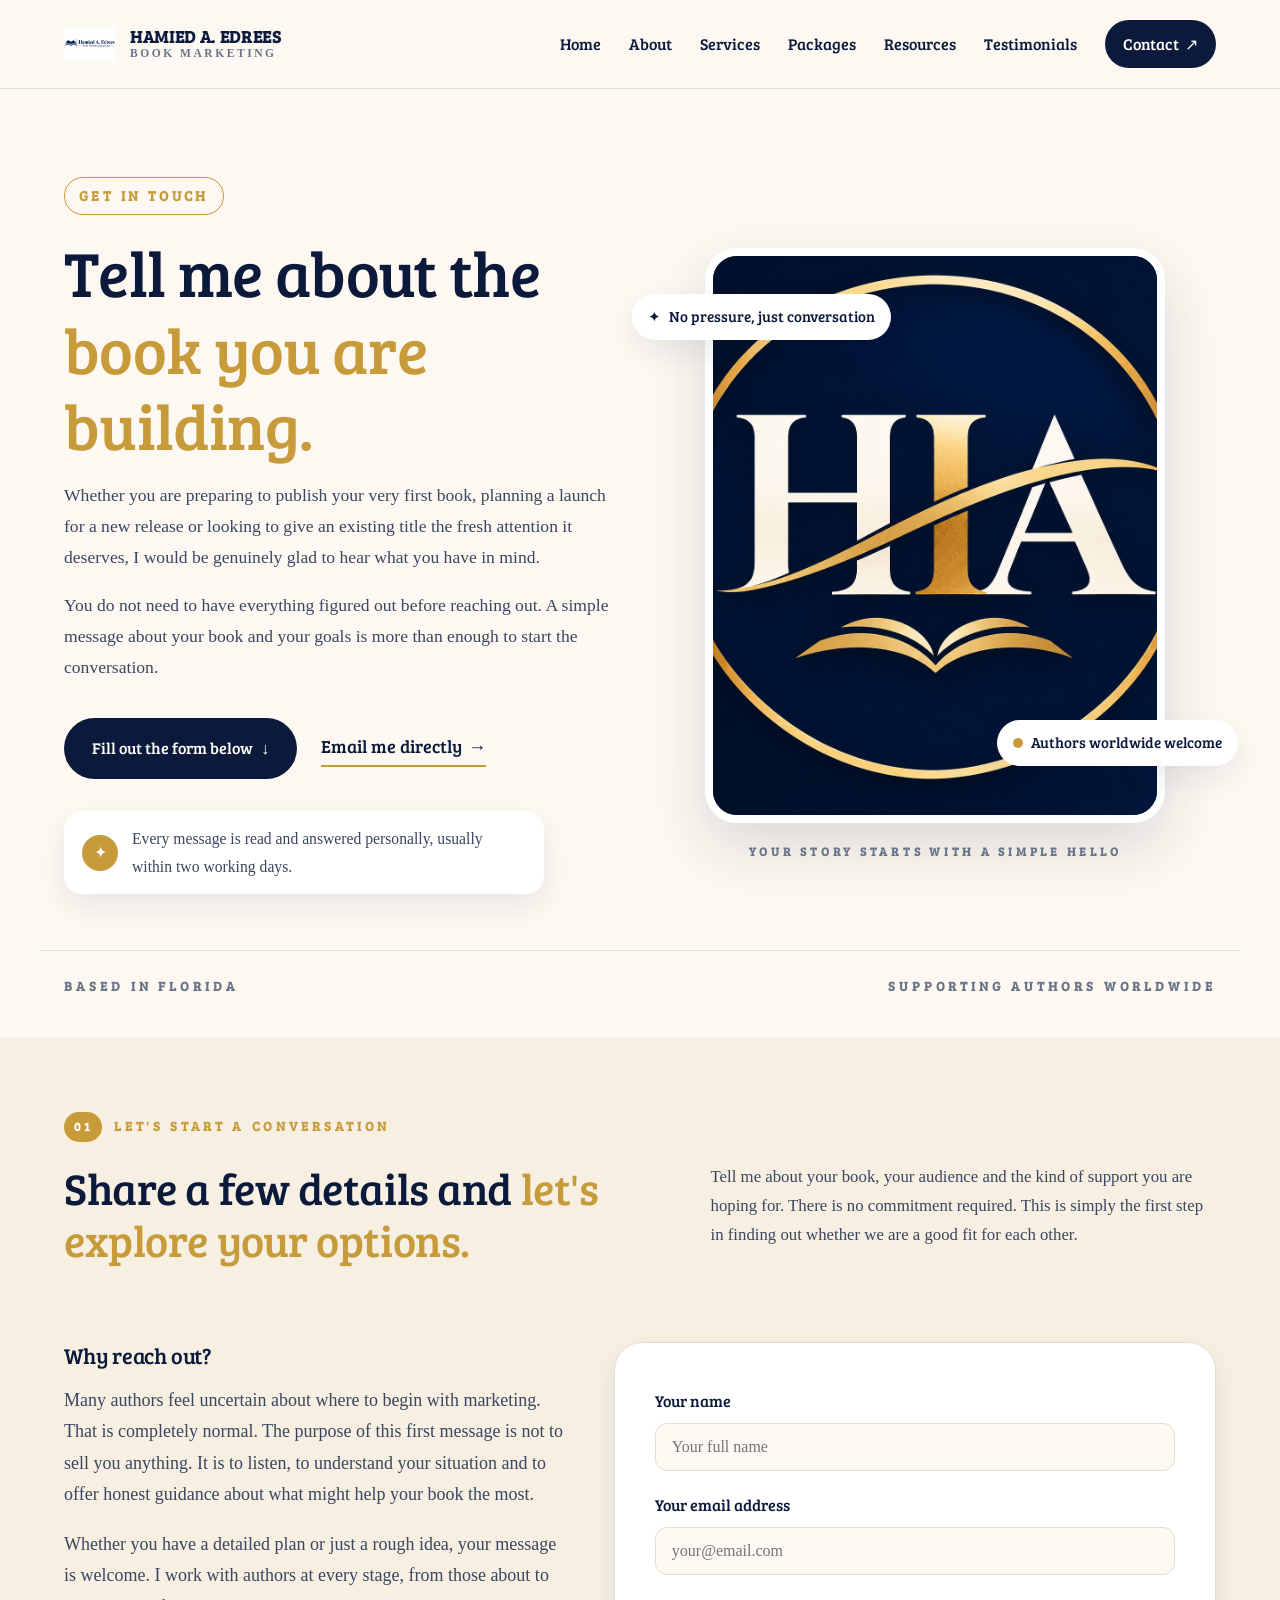
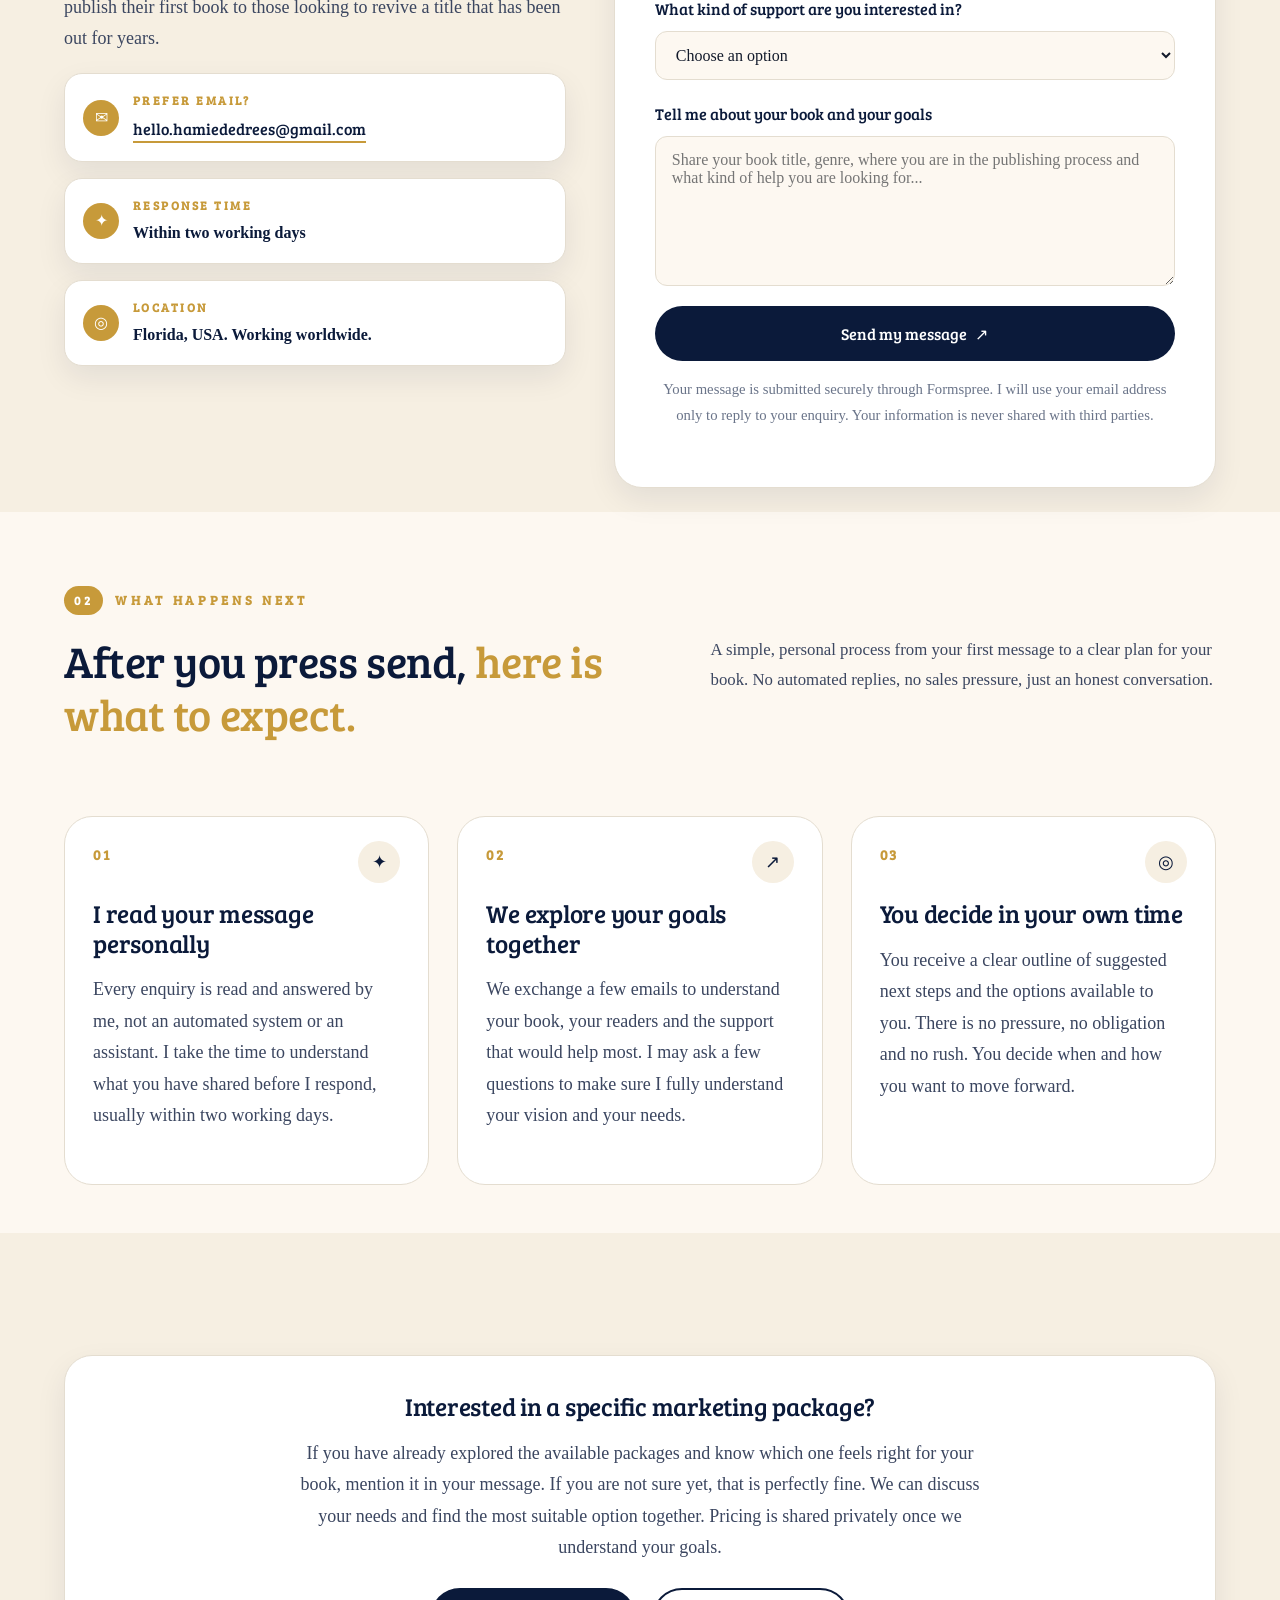
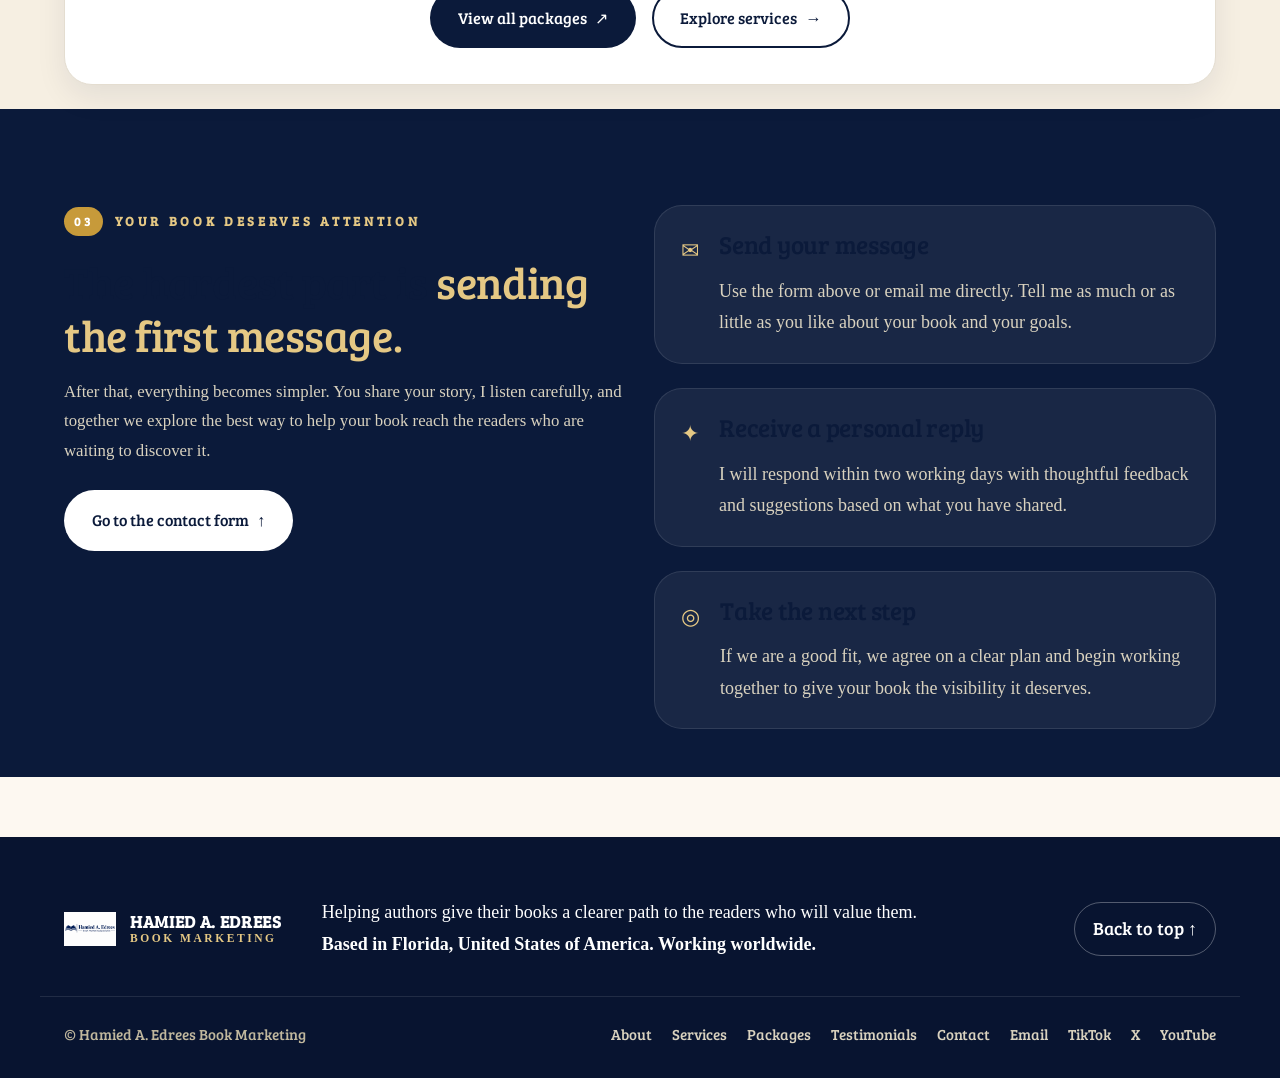
<file: contact.html>
<!doctype html>
<html lang="en">
<head>
  <meta charset="utf-8">
  <meta name="viewport" content="width=device-width, initial-scale=1">

  <meta name="description" content="Get in touch with Hamied A. Edrees to discuss your book marketing goals. Share your story, explore your options and find the right support for your next chapter.">

  <meta name="theme-color" content="#0b1a3a">

  <title>Contact | Hamied A. Edrees Book Marketing</title>

  <link rel="icon" type="image/png" href="favicon.png">
  <link rel="apple-touch-icon" href="favicon.png">

  <link rel="preconnect" href="https://fonts.googleapis.com">
  <link rel="preconnect" href="https://fonts.gstatic.com" crossorigin>

  <link href="https://fonts.googleapis.com/css2?family=Bree+Serif&display=swap" rel="stylesheet">

  <link rel="stylesheet" href="style.css">
  <script src="script.js" defer></script>
</head>

<body id="top" class="site-page">

<a class="skip-link" href="#main">Skip to content</a>

<header class="site-header">
  <div class="container nav-wrap">

    <a class="brand" href="index.html" aria-label="Hamied A. Edrees Book Marketing home">
      <img class="brand-logo" src="logo.png" alt="Hamied A. Edrees Book Marketing logo">

      <span class="brand-copy">
        <strong>HAMIED A. EDREES</strong>
        <small>BOOK MARKETING</small>
      </span>
    </a>

    <button class="menu-toggle"
      aria-label="Open navigation"
      aria-expanded="false"
      aria-controls="primary-nav">
      <span></span>
      <span></span>
      <span></span>
    </button>

    <nav class="primary-nav" id="primary-nav" aria-label="Main navigation">
      <a href="index.html">Home</a>
      <a href="about.html">About</a>
      <a href="services.html">Services</a>
      <a href="packages.html">Packages</a>
      <a href="resources.html">Resources</a>
      <a href="testimonials.html">Testimonials</a>
      <a class="nav-cta" href="contact.html" aria-current="page">Contact <span>↗</span></a>
    </nav>

  </div>
</header>

<main id="main">

  <!-- HERO SECTION -->

  <section class="hero section">
    <div class="container hero-grid">

      <div class="hero-copy reveal">

        <p class="eyebrow">
          GET IN TOUCH
        </p>

        <h1>
          Tell me about the <span>book you are building.</span>
        </h1>

        <p class="hero-text">
          Whether you are preparing to publish your very first book, planning a launch for a new release or looking to give an existing title the fresh attention it deserves, I would be genuinely glad to hear what you have in mind.
        </p>

        <p class="hero-text">
          You do not need to have everything figured out before reaching out. A simple message about your book and your goals is more than enough to start the conversation.
        </p>

        <div class="hero-actions">
          <a class="button button-primary" href="#contact-form">
            Fill out the form below <span>↓</span>
          </a>

          <a class="text-link" href="mailto:hello.hamiededrees@gmail.com">
            Email me directly <span>→</span>
          </a>
        </div>

        <div class="hero-note">
          <span class="note-icon">✦</span>
          <p>
            Every message is read and answered personally, usually within two working days.
          </p>
        </div>

      </div>

      <div class="hero-art reveal reveal-delay">

        <div class="hero-portrait-frame">
          <img
            class="hero-portrait"
            src="hamied.png"
            alt="An author planning a reader newsletter on a laptop">
        </div>

        <div class="floating-note note-top">
          <span>✦</span>
          No pressure, just conversation
        </div>

        <div class="floating-note note-bottom">
          <span class="note-dot"></span>
          Authors worldwide welcome
        </div>

        <div class="art-caption">
          YOUR STORY STARTS WITH A SIMPLE HELLO
        </div>

      </div>

    </div>

    <div class="container hero-bottom">
      <span>BASED IN FLORIDA</span>
      <span>SUPPORTING AUTHORS WORLDWIDE</span>
    </div>

  </section>


  <!-- CONTACT FORM SECTION -->

  <section class="section section-soft" id="contact-form">
    <div class="container">

      <div class="section-heading reveal">

        <div class="section-label">
          <span>01</span>
          <span>LET'S START A CONVERSATION</span>
        </div>

        <div class="heading-row">

          <h2>
            Share a few details and <span>let's explore your options.</span>
          </h2>

          <p>
            Tell me about your book, your audience and the kind of support you are hoping for. There is no commitment required. This is simply the first step in finding out whether we are a good fit for each other.
          </p>

        </div>
      </div>


      <div class="contact-layout">

        <div class="contact-info reveal">

          <h3>Why reach out?</h3>

          <p>
            Many authors feel uncertain about where to begin with marketing. That is completely normal. The purpose of this first message is not to sell you anything. It is to listen, to understand your situation and to offer honest guidance about what might help your book the most.
          </p>

          <p>
            Whether you have a detailed plan or just a rough idea, your message is welcome. I work with authors at every stage, from those about to publish their first book to those looking to revive a title that has been out for years.
          </p>

          <div class="contact-email-card">
            <span class="note-icon">✉</span>
            <div>
              <small>PREFER EMAIL?</small>
              <a href="mailto:hello.hamiededrees@gmail.com">hello.hamiededrees@gmail.com</a>
            </div>
          </div>

          <div class="contact-email-card">
            <span class="note-icon">✦</span>
            <div>
              <small>RESPONSE TIME</small>
              <strong>Within two working days</strong>
            </div>
          </div>

          <div class="contact-email-card">
            <span class="note-icon">◎</span>
            <div>
              <small>LOCATION</small>
              <strong>Florida, USA. Working worldwide.</strong>
            </div>
          </div>

        </div>


        <form class="form-wrap reveal" action="https://formspree.io/f/xqppgvyn" method="POST">

          <input type="hidden" name="_subject" value="New website enquiry from Hamied A. Edrees Book Marketing">

          <div class="form-field">
            <label for="contact-name">Your name</label>
            <input id="contact-name" name="name" type="text" autocomplete="name" placeholder="Your full name" required>
          </div>

          <div class="form-field">
            <label for="contact-email">Your email address</label>
            <input id="contact-email" name="email" type="email" autocomplete="email" placeholder="your@email.com" required>
          </div>

          <div class="form-field">
            <label for="contact-service">What kind of support are you interested in?</label>
            <select id="contact-service" name="service">
              <option value="" disabled selected>Choose an option</option>
              <option>Book promotion</option>
              <option>Book launch support</option>
              <option>Author branding</option>
              <option>Social media marketing</option>
              <option>Reader engagement</option>
              <option>Book review outreach</option>
              <option>Email marketing</option>
              <option>Marketing packages</option>
              <option>Free book description rewrite</option>
              <option>Other author support</option>
            </select>
          </div>

          <div class="form-field">
            <label for="contact-message">Tell me about your book and your goals</label>
            <textarea id="contact-message" name="message" rows="6" placeholder="Share your book title, genre, where you are in the publishing process and what kind of help you are looking for..." required></textarea>
          </div>

          <button class="button button-primary" type="submit" style="width: 100%; justify-content: center;">
            Send my message <span>↗</span>
          </button>

          <p class="form-note">
            Your message is submitted securely through Formspree. I will use your email address only to reply to your enquiry. Your information is never shared with third parties.
          </p>

        </form>

      </div>

    </div>
  </section>


  <!-- WHAT HAPPENS NEXT -->

  <section class="section">
    <div class="container">

      <div class="section-heading reveal">

        <div class="section-label">
          <span>02</span>
          <span>WHAT HAPPENS NEXT</span>
        </div>

        <div class="heading-row">

          <h2>
            After you press send, <span>here is what to expect.</span>
          </h2>

          <p>
            A simple, personal process from your first message to a clear plan for your book. No automated replies, no sales pressure, just an honest conversation.
          </p>

        </div>
      </div>


      <div class="service-grid">

        <article class="service-card reveal">
          <span class="service-number">01</span>
          <span class="service-icon">✦</span>

          <h3>I read your message personally</h3>

          <p>
            Every enquiry is read and answered by me, not an automated system or an assistant. I take the time to understand what you have shared before I respond, usually within two working days.
          </p>
        </article>


        <article class="service-card reveal reveal-delay-1">
          <span class="service-number">02</span>
          <span class="service-icon">↗</span>

          <h3>We explore your goals together</h3>

          <p>
            We exchange a few emails to understand your book, your readers and the support that would help most. I may ask a few questions to make sure I fully understand your vision and your needs.
          </p>
        </article>


        <article class="service-card reveal reveal-delay-2">
          <span class="service-number">03</span>
          <span class="service-icon">◎</span>

          <h3>You decide in your own time</h3>

          <p>
            You receive a clear outline of suggested next steps and the options available to you. There is no pressure, no obligation and no rush. You decide when and how you want to move forward.
          </p>
        </article>

      </div>

    </div>
  </section>


  <!-- PACKAGES MENTION -->

  <section class="section section-soft">
    <div class="container">

      <div class="package-note reveal">

        <h3>Interested in a specific marketing package?</h3>

        <p>
          If you have already explored the available packages and know which one feels right for your book, mention it in your message. If you are not sure yet, that is perfectly fine. We can discuss your needs and find the most suitable option together. Pricing is shared privately once we understand your goals.
        </p>

        <div class="package-note-actions">
          <a class="button button-primary" href="packages.html">
            View all packages <span>↗</span>
          </a>

          <a class="button button-outline" href="services.html">
            Explore services <span>→</span>
          </a>
        </div>

      </div>

    </div>
  </section>


  <!-- FINAL CTA -->

  <section class="section section-blue">
    <div class="container approach-grid">

      <div class="approach-heading reveal">

        <div class="section-label section-label-light">
          <span>03</span>
          <span>YOUR BOOK DESERVES ATTENTION</span>
        </div>

        <h2>
          The hardest part is <span>sending the first message.</span>
        </h2>

        <p>
          After that, everything becomes simpler. You share your story, I listen carefully, and together we explore the best way to help your book reach the readers who are waiting to discover it.
        </p>

        <a class="button button-light" href="#contact-form">
          Go to the contact form <span>↑</span>
        </a>

      </div>


      <div class="steps">

        <article class="step reveal">
          <span>✉</span>
          <div>
            <h3>Send your message</h3>
            <p>
              Use the form above or email me directly. Tell me as much or as little as you like about your book and your goals.
            </p>
          </div>
        </article>


        <article class="step reveal reveal-delay-1">
          <span>✦</span>
          <div>
            <h3>Receive a personal reply</h3>
            <p>
              I will respond within two working days with thoughtful feedback and suggestions based on what you have shared.
            </p>
          </div>
        </article>


        <article class="step reveal reveal-delay-2">
          <span>◎</span>
          <div>
            <h3>Take the next step</h3>
            <p>
              If we are a good fit, we agree on a clear plan and begin working together to give your book the visibility it deserves.
            </p>
          </div>
        </article>

      </div>

    </div>
  </section>

</main>


<!-- FOOTER -->

<footer class="site-footer">

  <div class="container footer-top">

    <a class="brand brand-footer" href="index.html">

      <img
        class="brand-logo"
        src="logo.png"
        alt="Hamied A. Edrees Book Marketing logo">

      <span class="brand-copy">
        <strong>HAMIED A. EDREES</strong>
        <small>BOOK MARKETING</small>
      </span>

    </a>

    <p>
      Helping authors give their books a clearer path to the readers who will value them.

      <br>

      <strong>
        Based in Florida, United States of America. Working worldwide.
      </strong>
    </p>

    <a class="back-top" href="#top">
      Back to top ↑
    </a>

  </div>


  <div class="container footer-bottom">

    <span>
      © <span data-year></span> Hamied A. Edrees Book Marketing
    </span>

    <span class="footer-links">

      <a href="about.html">About</a>
      <a href="services.html">Services</a>
      <a href="packages.html">Packages</a>
      <a href="testimonials.html">Testimonials</a>
      <a href="contact.html">Contact</a>

      <a href="mailto:hello.hamiededrees@gmail.com">Email</a>

      <a href="https://www.tiktok.com/@hamiededrees"
         target="_blank"
         rel="noopener noreferrer">TikTok</a>

      <a href="https://x.com/hamiededrees"
         target="_blank"
         rel="noopener noreferrer">X</a>

      <a href="https://www.youtube.com/channel/UCIc-ObtE7EeHN2bB3vIkzsA"
         target="_blank"
         rel="noopener noreferrer">YouTube</a>

    </span>

  </div>

</footer>

</body>
</html>
</file>
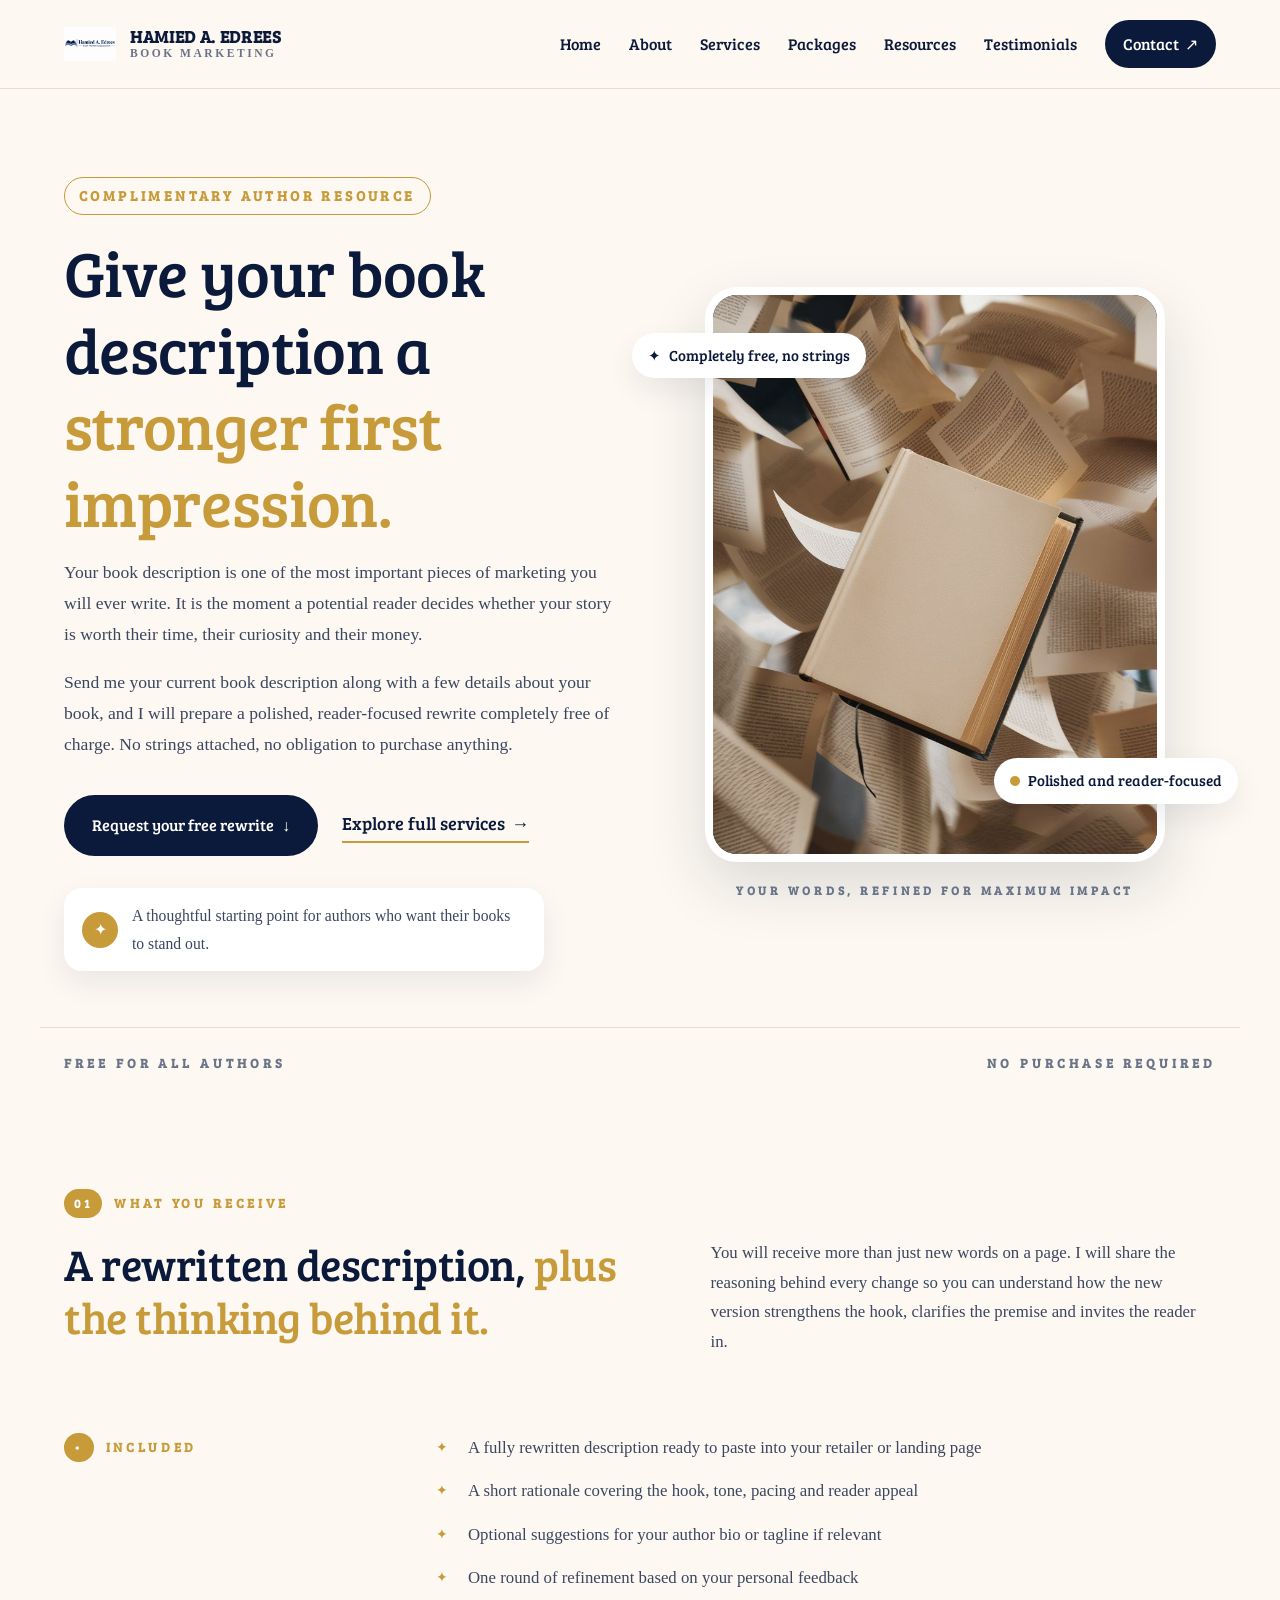
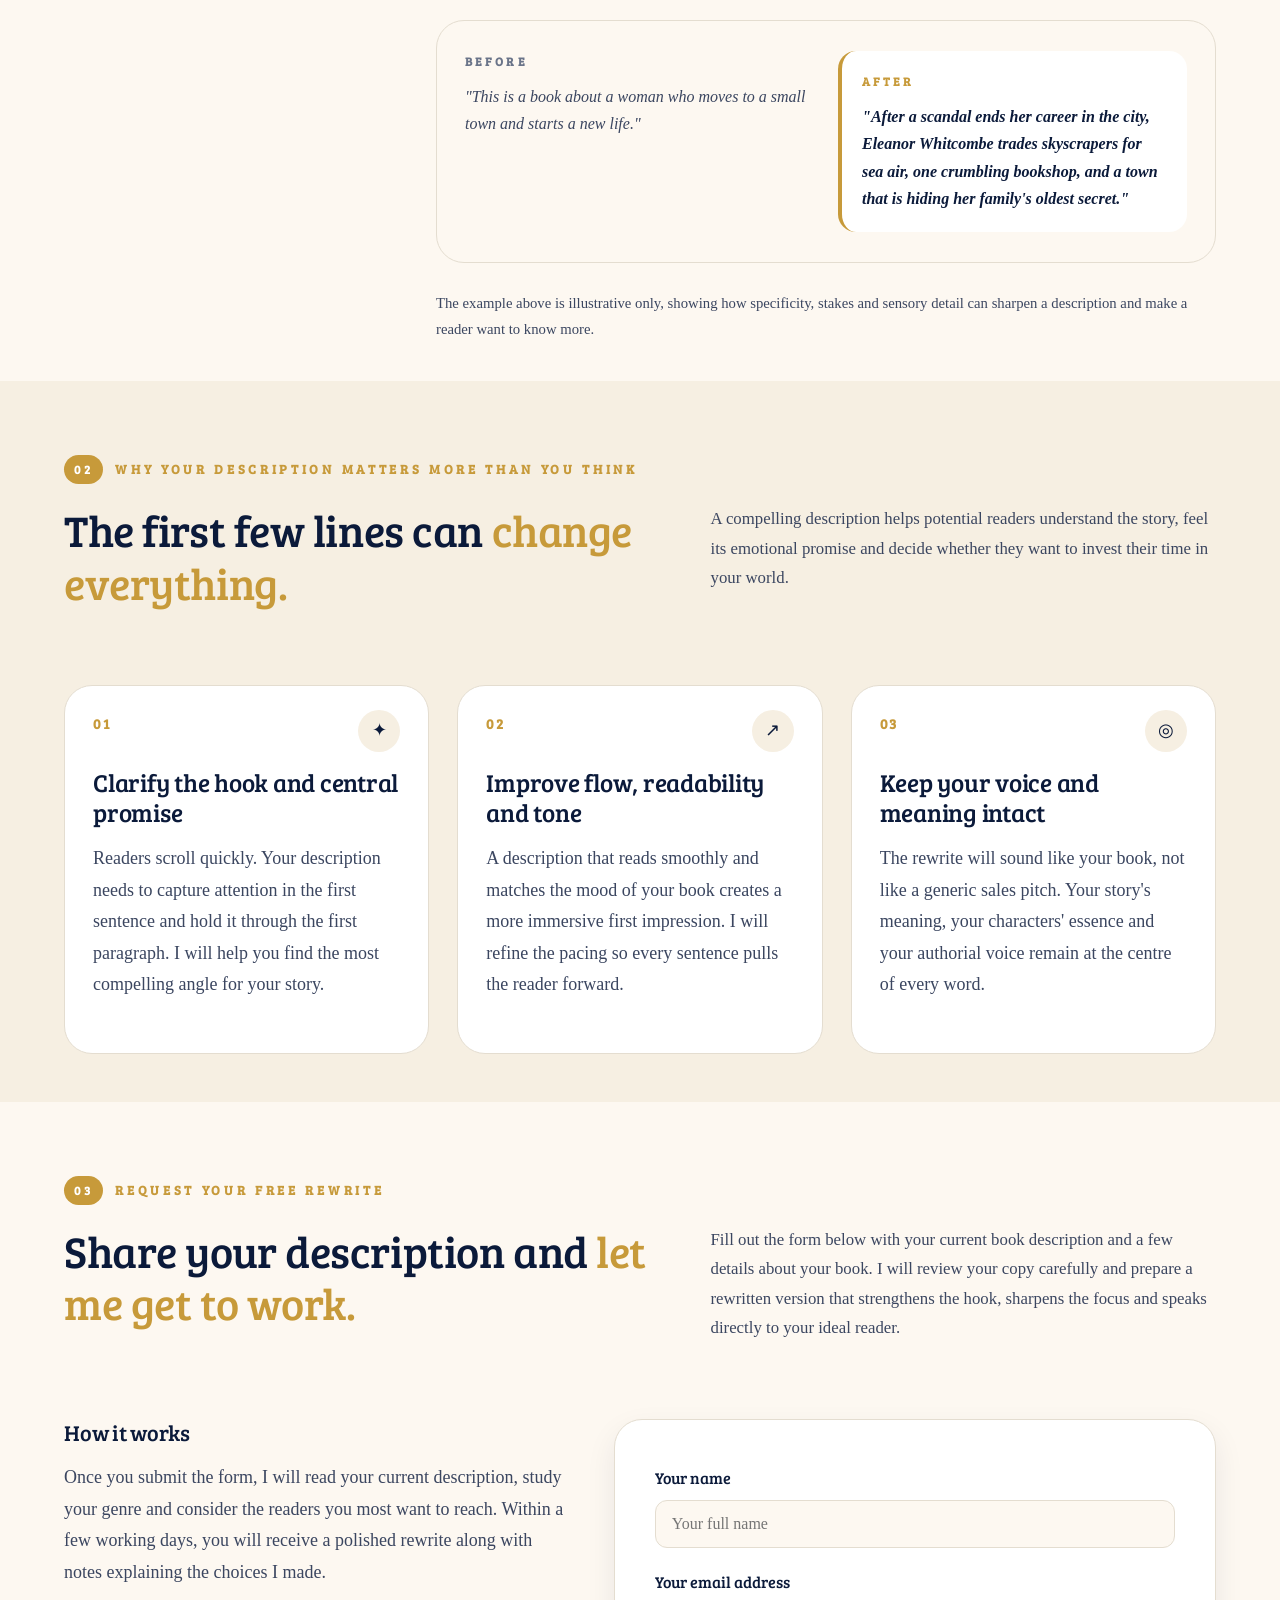
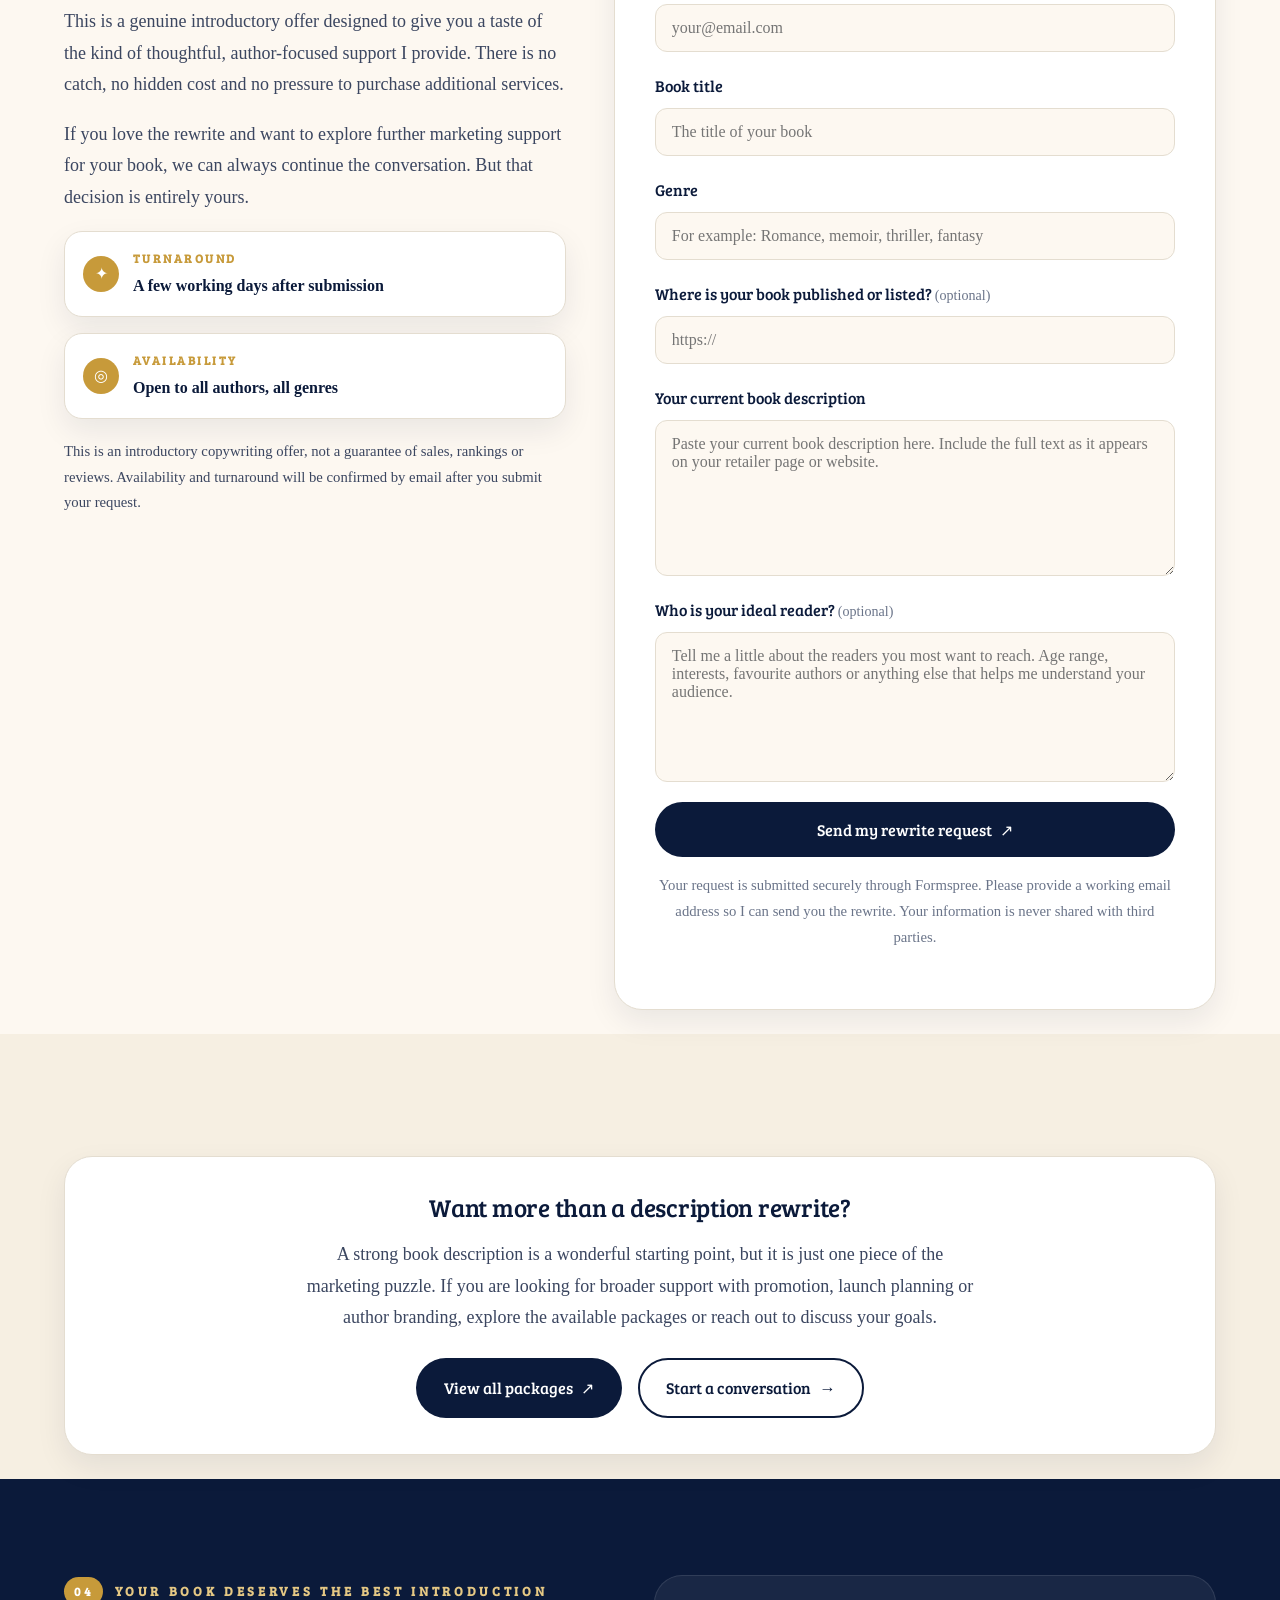
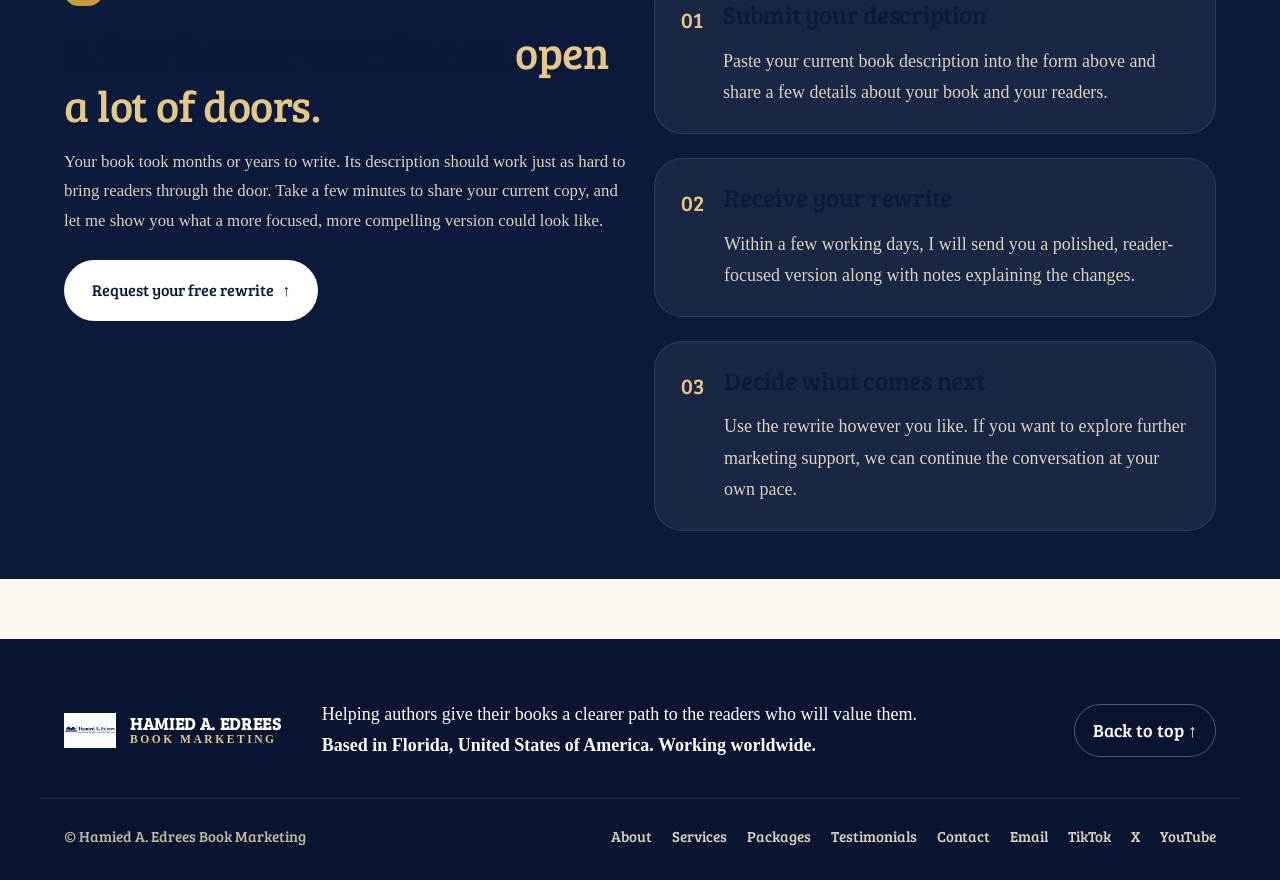
<file: free-book-description-rewrite.html>
<!doctype html>
<html lang="en">
<head>
  <meta charset="utf-8">
  <meta name="viewport" content="width=device-width, initial-scale=1">

  <meta name="description" content="Request a free book description rewrite from Hamied A. Edrees. Send your current description and receive a polished, reader-focused version at no cost.">

  <meta name="theme-color" content="#0b1a3a">

  <title>Free Book Description Rewrite | Hamied A. Edrees Book Marketing</title>

  <link rel="icon" type="image/png" href="favicon.png">
  <link rel="apple-touch-icon" href="favicon.png">

  <link rel="preconnect" href="https://fonts.googleapis.com">
  <link rel="preconnect" href="https://fonts.gstatic.com" crossorigin>

  <link href="https://fonts.googleapis.com/css2?family=Bree+Serif&display=swap" rel="stylesheet">

  <link rel="stylesheet" href="style.css">
  <script src="script.js" defer></script>
</head>

<body id="top" class="site-page">

<a class="skip-link" href="#main">Skip to content</a>

<header class="site-header">
  <div class="container nav-wrap">

    <a class="brand" href="index.html" aria-label="Hamied A. Edrees Book Marketing home">
      <img class="brand-logo" src="logo.png" alt="Hamied A. Edrees Book Marketing logo">

      <span class="brand-copy">
        <strong>HAMIED A. EDREES</strong>
        <small>BOOK MARKETING</small>
      </span>
    </a>

    <button class="menu-toggle"
      aria-label="Open navigation"
      aria-expanded="false"
      aria-controls="primary-nav">
      <span></span>
      <span></span>
      <span></span>
    </button>

    <nav class="primary-nav" id="primary-nav" aria-label="Main navigation">
      <a href="index.html">Home</a>
      <a href="about.html">About</a>
      <a href="services.html">Services</a>
      <a href="packages.html">Packages</a>
      <a href="resources.html">Resources</a>
      <a href="testimonials.html">Testimonials</a>
      <a class="nav-cta" href="contact.html">Contact <span>↗</span></a>
    </nav>

  </div>
</header>

<main id="main">

  <!-- HERO SECTION -->

  <section class="hero section">
    <div class="container hero-grid">

      <div class="hero-copy reveal">

        <p class="eyebrow">
          COMPLIMENTARY AUTHOR RESOURCE
        </p>

        <h1>
          Give your book description a <span>stronger first impression.</span>
        </h1>

        <p class="hero-text">
          Your book description is one of the most important pieces of marketing you will ever write. It is the moment a potential reader decides whether your story is worth their time, their curiosity and their money.
        </p>

        <p class="hero-text">
          Send me your current book description along with a few details about your book, and I will prepare a polished, reader-focused rewrite completely free of charge. No strings attached, no obligation to purchase anything.
        </p>

        <div class="hero-actions">
          <a class="button button-primary" href="#rewrite-form">
            Request your free rewrite <span>↓</span>
          </a>

          <a class="text-link" href="services.html">
            Explore full services <span>→</span>
          </a>
        </div>

        <div class="hero-note">
          <span class="note-icon">✦</span>
          <p>
            A thoughtful starting point for authors who want their books to stand out.
          </p>
        </div>

      </div>

      <div class="hero-art reveal reveal-delay">

        <div class="hero-portrait-frame">
          <img
            class="hero-portrait"
            src="Coverless Book.jpg"
            alt="Illustration of an open book launching a pencil rocket into the sky">
        </div>

        <div class="floating-note note-top">
          <span>✦</span>
          Completely free, no strings
        </div>

        <div class="floating-note note-bottom">
          <span class="note-dot"></span>
          Polished and reader-focused
        </div>

        <div class="art-caption">
          YOUR WORDS, REFINED FOR MAXIMUM IMPACT
        </div>

      </div>

    </div>

    <div class="container hero-bottom">
      <span>FREE FOR ALL AUTHORS</span>
      <span>NO PURCHASE REQUIRED</span>
    </div>

  </section>


  <!-- WHAT YOU RECEIVE -->

  <section class="section">
    <div class="container">

      <div class="section-heading reveal">

        <div class="section-label">
          <span>01</span>
          <span>WHAT YOU RECEIVE</span>
        </div>

        <div class="heading-row">

          <h2>
            A rewritten description, <span>plus the thinking behind it.</span>
          </h2>

          <p>
            You will receive more than just new words on a page. I will share the reasoning behind every change so you can understand how the new version strengthens the hook, clarifies the premise and invites the reader in.
          </p>

        </div>
      </div>


      <div class="intro-grid">

        <div class="section-label reveal">
          <span>•</span>
          <span>INCLUDED</span>
        </div>

        <div class="intro-content reveal">

          <ul class="check-list">
            <li>A fully rewritten description ready to paste into your retailer or landing page</li>
            <li>A short rationale covering the hook, tone, pacing and reader appeal</li>
            <li>Optional suggestions for your author bio or tagline if relevant</li>
            <li>One round of refinement based on your personal feedback</li>
          </ul>

          <div class="example-box">

            <div class="example-half">
              <small>BEFORE</small>
              <p>
                "This is a book about a woman who moves to a small town and starts a new life."
              </p>
            </div>

            <div class="example-half example-after">
              <small>AFTER</small>
              <p>
                "After a scandal ends her career in the city, Eleanor Whitcombe trades skyscrapers for sea air, one crumbling bookshop, and a town that is hiding her family's oldest secret."
              </p>
            </div>

          </div>

          <p class="fine-print">
            The example above is illustrative only, showing how specificity, stakes and sensory detail can sharpen a description and make a reader want to know more.
          </p>

        </div>

      </div>

    </div>
  </section>


  <!-- WHY DESCRIPTIONS MATTER -->

  <section class="section section-soft">
    <div class="container">

      <div class="section-heading reveal">

        <div class="section-label">
          <span>02</span>
          <span>WHY YOUR DESCRIPTION MATTERS MORE THAN YOU THINK</span>
        </div>

        <div class="heading-row">

          <h2>
            The first few lines can <span>change everything.</span>
          </h2>

          <p>
            A compelling description helps potential readers understand the story, feel its emotional promise and decide whether they want to invest their time in your world.
          </p>

        </div>
      </div>


      <div class="service-grid">

        <article class="service-card reveal">
          <span class="service-number">01</span>
          <span class="service-icon">✦</span>

          <h3>Clarify the hook and central promise</h3>

          <p>
            Readers scroll quickly. Your description needs to capture attention in the first sentence and hold it through the first paragraph. I will help you find the most compelling angle for your story.
          </p>
        </article>


        <article class="service-card reveal reveal-delay-1">
          <span class="service-number">02</span>
          <span class="service-icon">↗</span>

          <h3>Improve flow, readability and tone</h3>

          <p>
            A description that reads smoothly and matches the mood of your book creates a more immersive first impression. I will refine the pacing so every sentence pulls the reader forward.
          </p>
        </article>


        <article class="service-card reveal reveal-delay-2">
          <span class="service-number">03</span>
          <span class="service-icon">◎</span>

          <h3>Keep your voice and meaning intact</h3>

          <p>
            The rewrite will sound like your book, not like a generic sales pitch. Your story's meaning, your characters' essence and your authorial voice remain at the centre of every word.
          </p>
        </article>

      </div>

    </div>
  </section>


  <!-- REQUEST FORM -->

  <section class="section" id="rewrite-form">
    <div class="container">

      <div class="section-heading reveal">

        <div class="section-label">
          <span>03</span>
          <span>REQUEST YOUR FREE REWRITE</span>
        </div>

        <div class="heading-row">

          <h2>
            Share your description and <span>let me get to work.</span>
          </h2>

          <p>
            Fill out the form below with your current book description and a few details about your book. I will review your copy carefully and prepare a rewritten version that strengthens the hook, sharpens the focus and speaks directly to your ideal reader.
          </p>

        </div>
      </div>


      <div class="contact-layout">

        <div class="contact-info reveal">

          <h3>How it works</h3>

          <p>
            Once you submit the form, I will read your current description, study your genre and consider the readers you most want to reach. Within a few working days, you will receive a polished rewrite along with notes explaining the choices I made.
          </p>

          <p>
            This is a genuine introductory offer designed to give you a taste of the kind of thoughtful, author-focused support I provide. There is no catch, no hidden cost and no pressure to purchase additional services.
          </p>

          <p>
            If you love the rewrite and want to explore further marketing support for your book, we can always continue the conversation. But that decision is entirely yours.
          </p>

          <div class="contact-email-card">
            <span class="note-icon">✦</span>
            <div>
              <small>TURNAROUND</small>
              <strong>A few working days after submission</strong>
            </div>
          </div>

          <div class="contact-email-card">
            <span class="note-icon">◎</span>
            <div>
              <small>AVAILABILITY</small>
              <strong>Open to all authors, all genres</strong>
            </div>
          </div>

          <p class="fine-print" style="margin-top: 20px;">
            This is an introductory copywriting offer, not a guarantee of sales, rankings or reviews. Availability and turnaround will be confirmed by email after you submit your request.
          </p>

        </div>


        <form class="form-wrap reveal" action="https://formspree.io/f/xqppgvyn" method="POST">

          <input type="hidden" name="_subject" value="Free book description rewrite request from Hamied A. Edrees website">

          <div class="form-field">
            <label for="rewrite-name">Your name</label>
            <input id="rewrite-name" name="name" type="text" autocomplete="name" placeholder="Your full name" required>
          </div>

          <div class="form-field">
            <label for="rewrite-email">Your email address</label>
            <input id="rewrite-email" name="email" type="email" autocomplete="email" placeholder="your@email.com" required>
          </div>

          <div class="form-field">
            <label for="rewrite-title">Book title</label>
            <input id="rewrite-title" name="title" type="text" placeholder="The title of your book" required>
          </div>

          <div class="form-field">
            <label for="rewrite-genre">Genre</label>
            <input id="rewrite-genre" name="genre" type="text" placeholder="For example: Romance, memoir, thriller, fantasy" required>
          </div>

          <div class="form-field">
            <label for="rewrite-link">Where is your book published or listed? <span class="optional">(optional)</span></label>
            <input id="rewrite-link" name="booklink" type="url" placeholder="https://">
          </div>

          <div class="form-field">
            <label for="rewrite-description">Your current book description</label>
            <textarea id="rewrite-description" name="description" rows="7" placeholder="Paste your current book description here. Include the full text as it appears on your retailer page or website." required></textarea>
          </div>

          <div class="form-field">
            <label for="rewrite-reader">Who is your ideal reader? <span class="optional">(optional)</span></label>
            <textarea id="rewrite-reader" name="reader" rows="3" placeholder="Tell me a little about the readers you most want to reach. Age range, interests, favourite authors or anything else that helps me understand your audience."></textarea>
          </div>

          <button class="button button-primary" type="submit" style="width: 100%; justify-content: center;">
            Send my rewrite request <span>↗</span>
          </button>

          <p class="form-note">
            Your request is submitted securely through Formspree. Please provide a working email address so I can send you the rewrite. Your information is never shared with third parties.
          </p>

        </form>

      </div>

    </div>
  </section>


  <!-- PACKAGES MENTION -->

  <section class="section section-soft">
    <div class="container">

      <div class="package-note reveal">

        <h3>Want more than a description rewrite?</h3>

        <p>
          A strong book description is a wonderful starting point, but it is just one piece of the marketing puzzle. If you are looking for broader support with promotion, launch planning or author branding, explore the available packages or reach out to discuss your goals.
        </p>

        <div class="package-note-actions">
          <a class="button button-primary" href="packages.html">
            View all packages <span>↗</span>
          </a>

          <a class="button button-outline" href="contact.html">
            Start a conversation <span>→</span>
          </a>
        </div>

      </div>

    </div>
  </section>


  <!-- FINAL CTA -->

  <section class="section section-blue">
    <div class="container approach-grid">

      <div class="approach-heading reveal">

        <div class="section-label section-label-light">
          <span>04</span>
          <span>YOUR BOOK DESERVES THE BEST INTRODUCTION</span>
        </div>

        <h2>
          A few better words can <span>open a lot of doors.</span>
        </h2>

        <p>
          Your book took months or years to write. Its description should work just as hard to bring readers through the door. Take a few minutes to share your current copy, and let me show you what a more focused, more compelling version could look like.
        </p>

        <a class="button button-light" href="#rewrite-form">
          Request your free rewrite <span>↑</span>
        </a>

      </div>


      <div class="steps">

        <article class="step reveal">
          <span>01</span>
          <div>
            <h3>Submit your description</h3>
            <p>
              Paste your current book description into the form above and share a few details about your book and your readers.
            </p>
          </div>
        </article>


        <article class="step reveal reveal-delay-1">
          <span>02</span>
          <div>
            <h3>Receive your rewrite</h3>
            <p>
              Within a few working days, I will send you a polished, reader-focused version along with notes explaining the changes.
            </p>
          </div>
        </article>


        <article class="step reveal reveal-delay-2">
          <span>03</span>
          <div>
            <h3>Decide what comes next</h3>
            <p>
              Use the rewrite however you like. If you want to explore further marketing support, we can continue the conversation at your own pace.
            </p>
          </div>
        </article>

      </div>

    </div>
  </section>

</main>


<!-- FOOTER -->

<footer class="site-footer">

  <div class="container footer-top">

    <a class="brand brand-footer" href="index.html">

      <img
        class="brand-logo"
        src="logo.png"
        alt="Hamied A. Edrees Book Marketing logo">

      <span class="brand-copy">
        <strong>HAMIED A. EDREES</strong>
        <small>BOOK MARKETING</small>
      </span>

    </a>

    <p>
      Helping authors give their books a clearer path to the readers who will value them.

      <br>

      <strong>
        Based in Florida, United States of America. Working worldwide.
      </strong>
    </p>

    <a class="back-top" href="#top">
      Back to top ↑
    </a>

  </div>


  <div class="container footer-bottom">

    <span>
      © <span data-year></span> Hamied A. Edrees Book Marketing
    </span>

    <span class="footer-links">

      <a href="about.html">About</a>
      <a href="services.html">Services</a>
      <a href="packages.html">Packages</a>
      <a href="testimonials.html">Testimonials</a>
      <a href="contact.html">Contact</a>

      <a href="mailto:hello.hamiededrees@gmail.com">Email</a>

      <a href="https://www.tiktok.com/@hamiededrees"
         target="_blank"
         rel="noopener noreferrer">TikTok</a>

      <a href="https://x.com/hamiededrees"
         target="_blank"
         rel="noopener noreferrer">X</a>

      <a href="https://www.youtube.com/channel/UCIc-ObtE7EeHN2bB3vIkzsA"
         target="_blank"
         rel="noopener noreferrer">YouTube</a>

    </span>

  </div>

</footer>

</body>
</html>
</file>
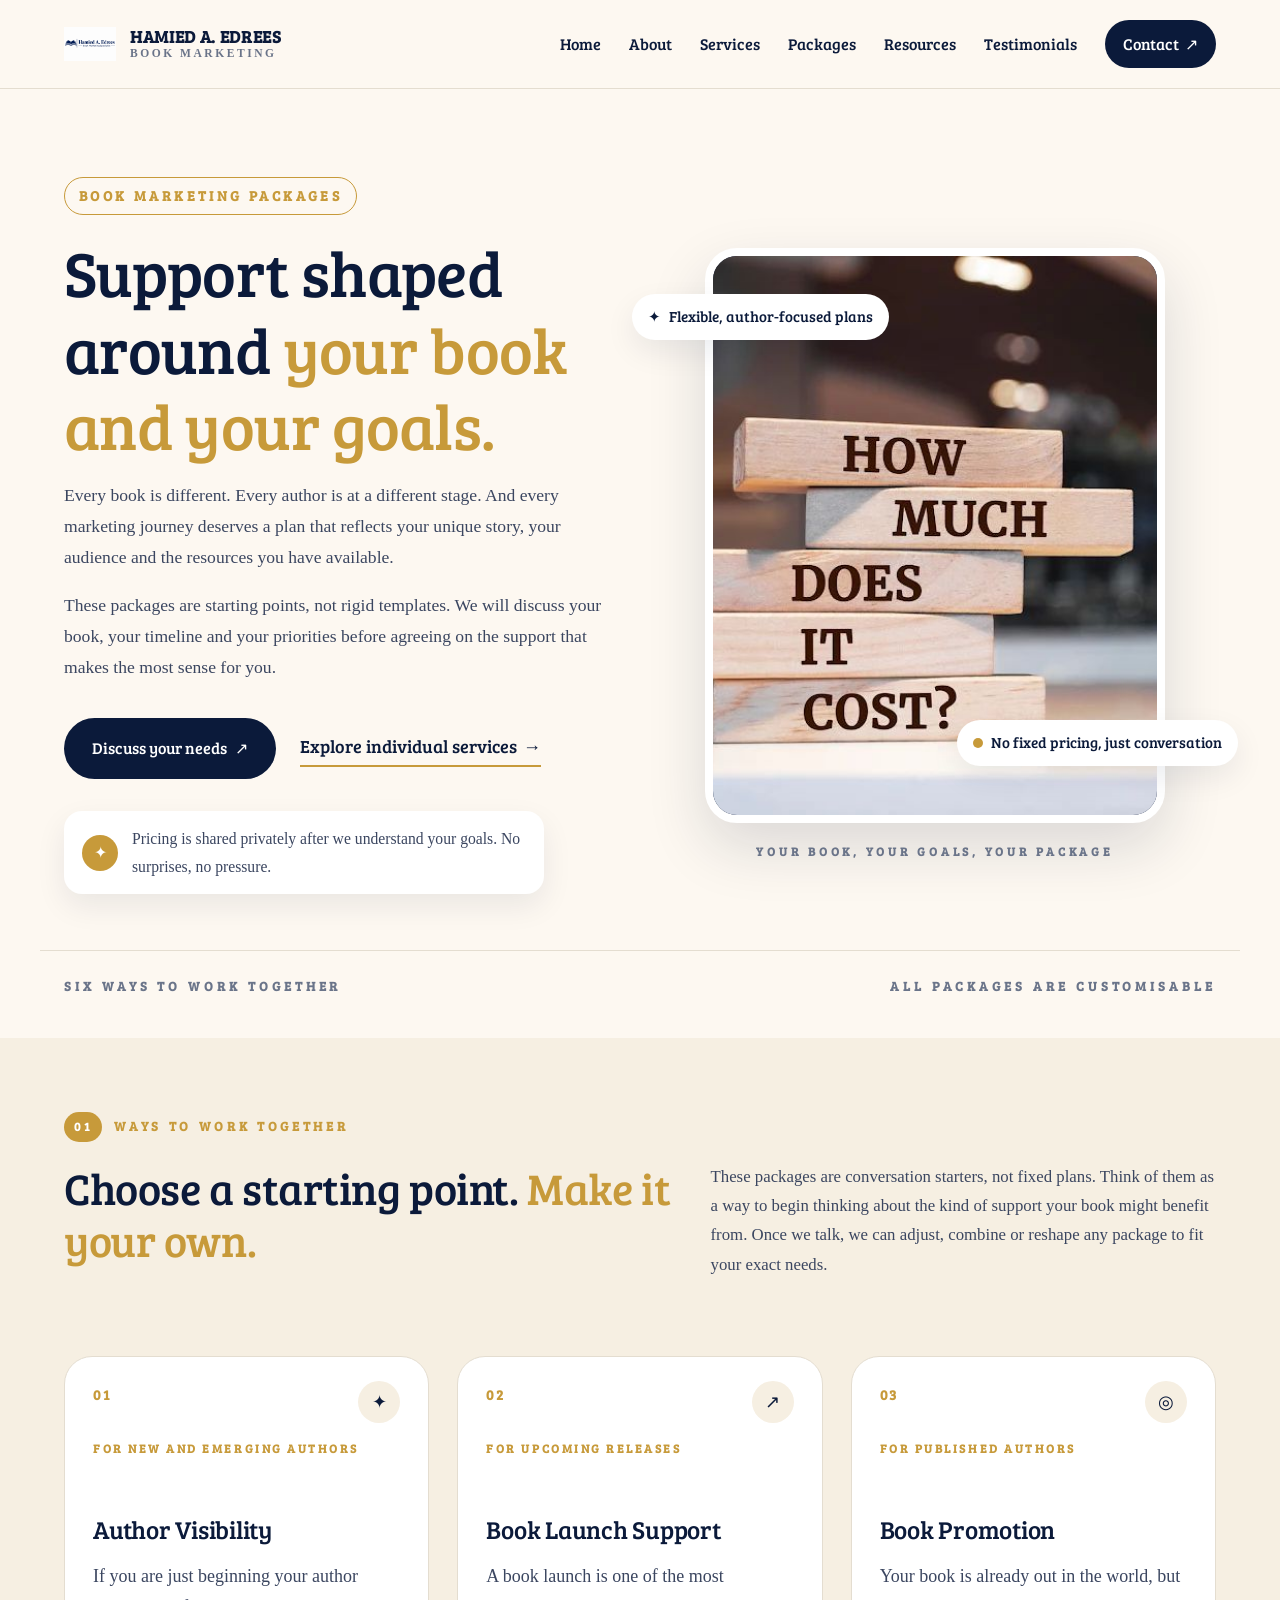
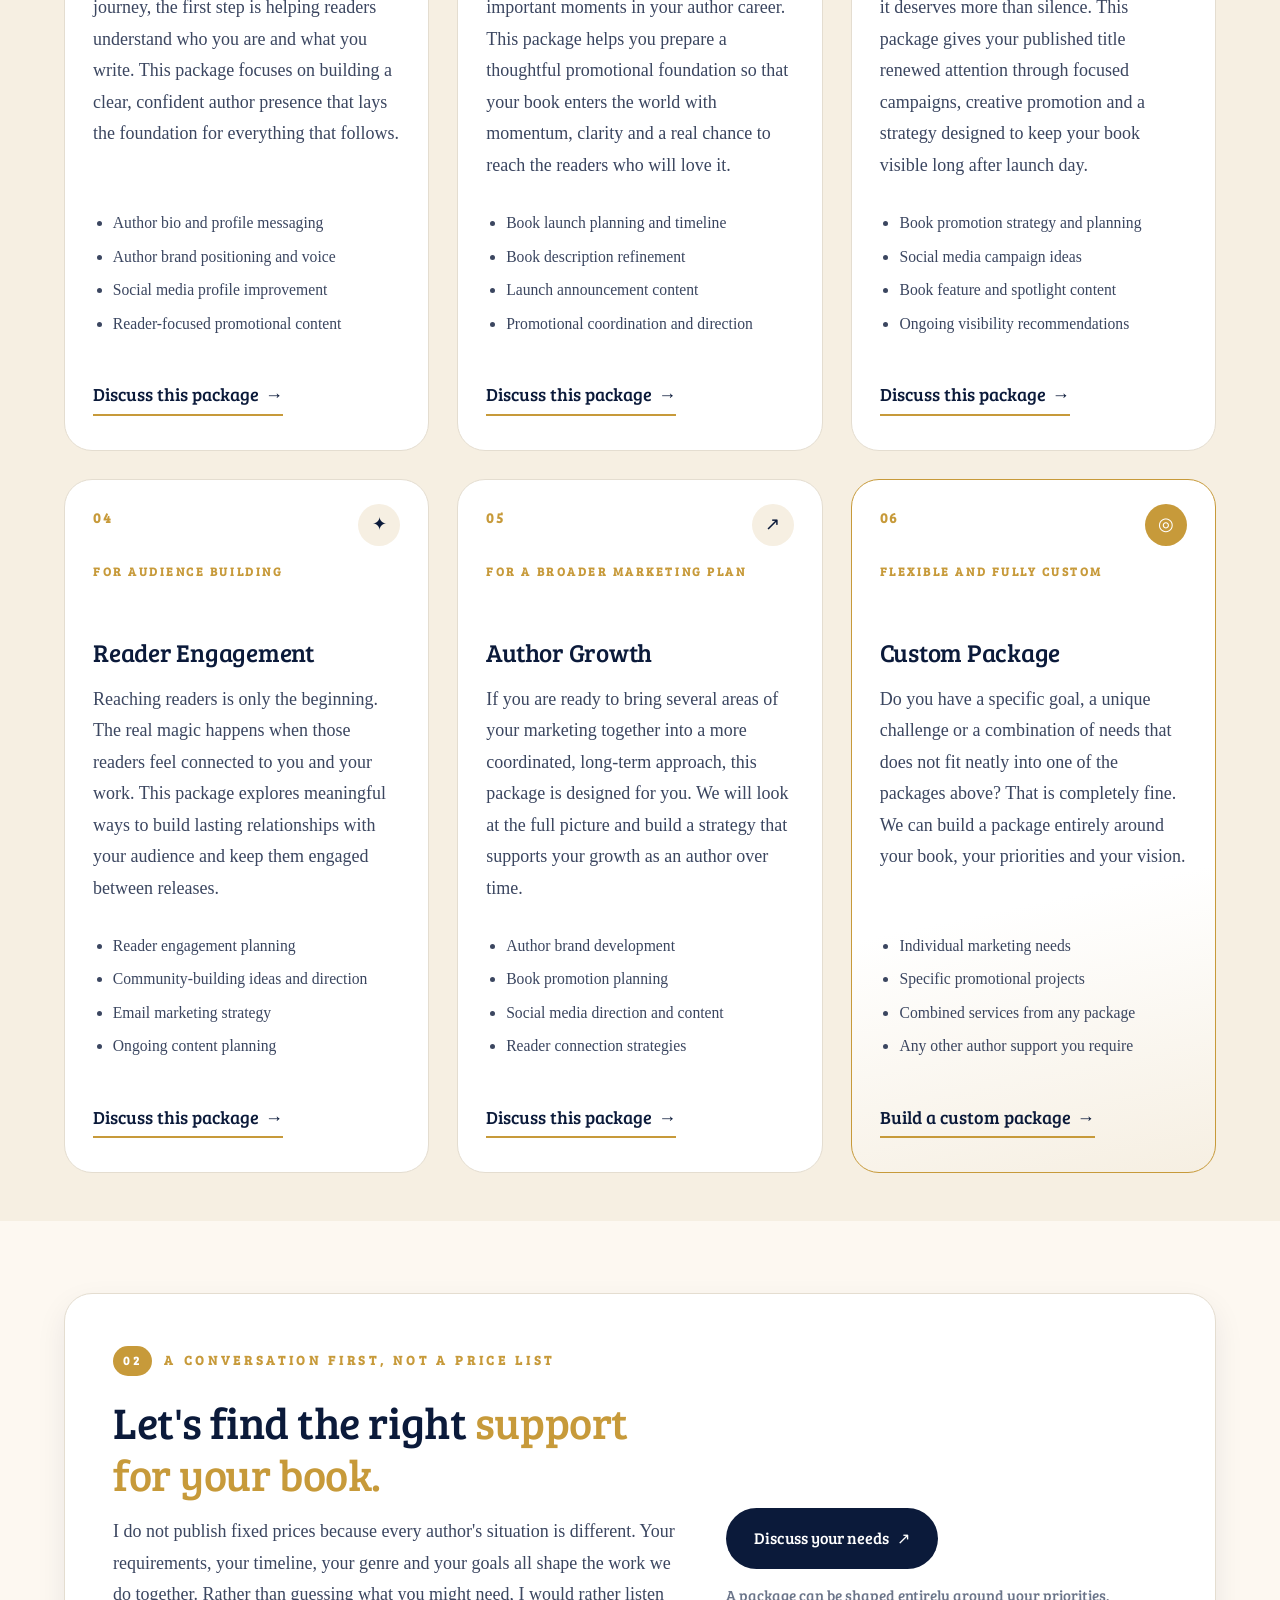
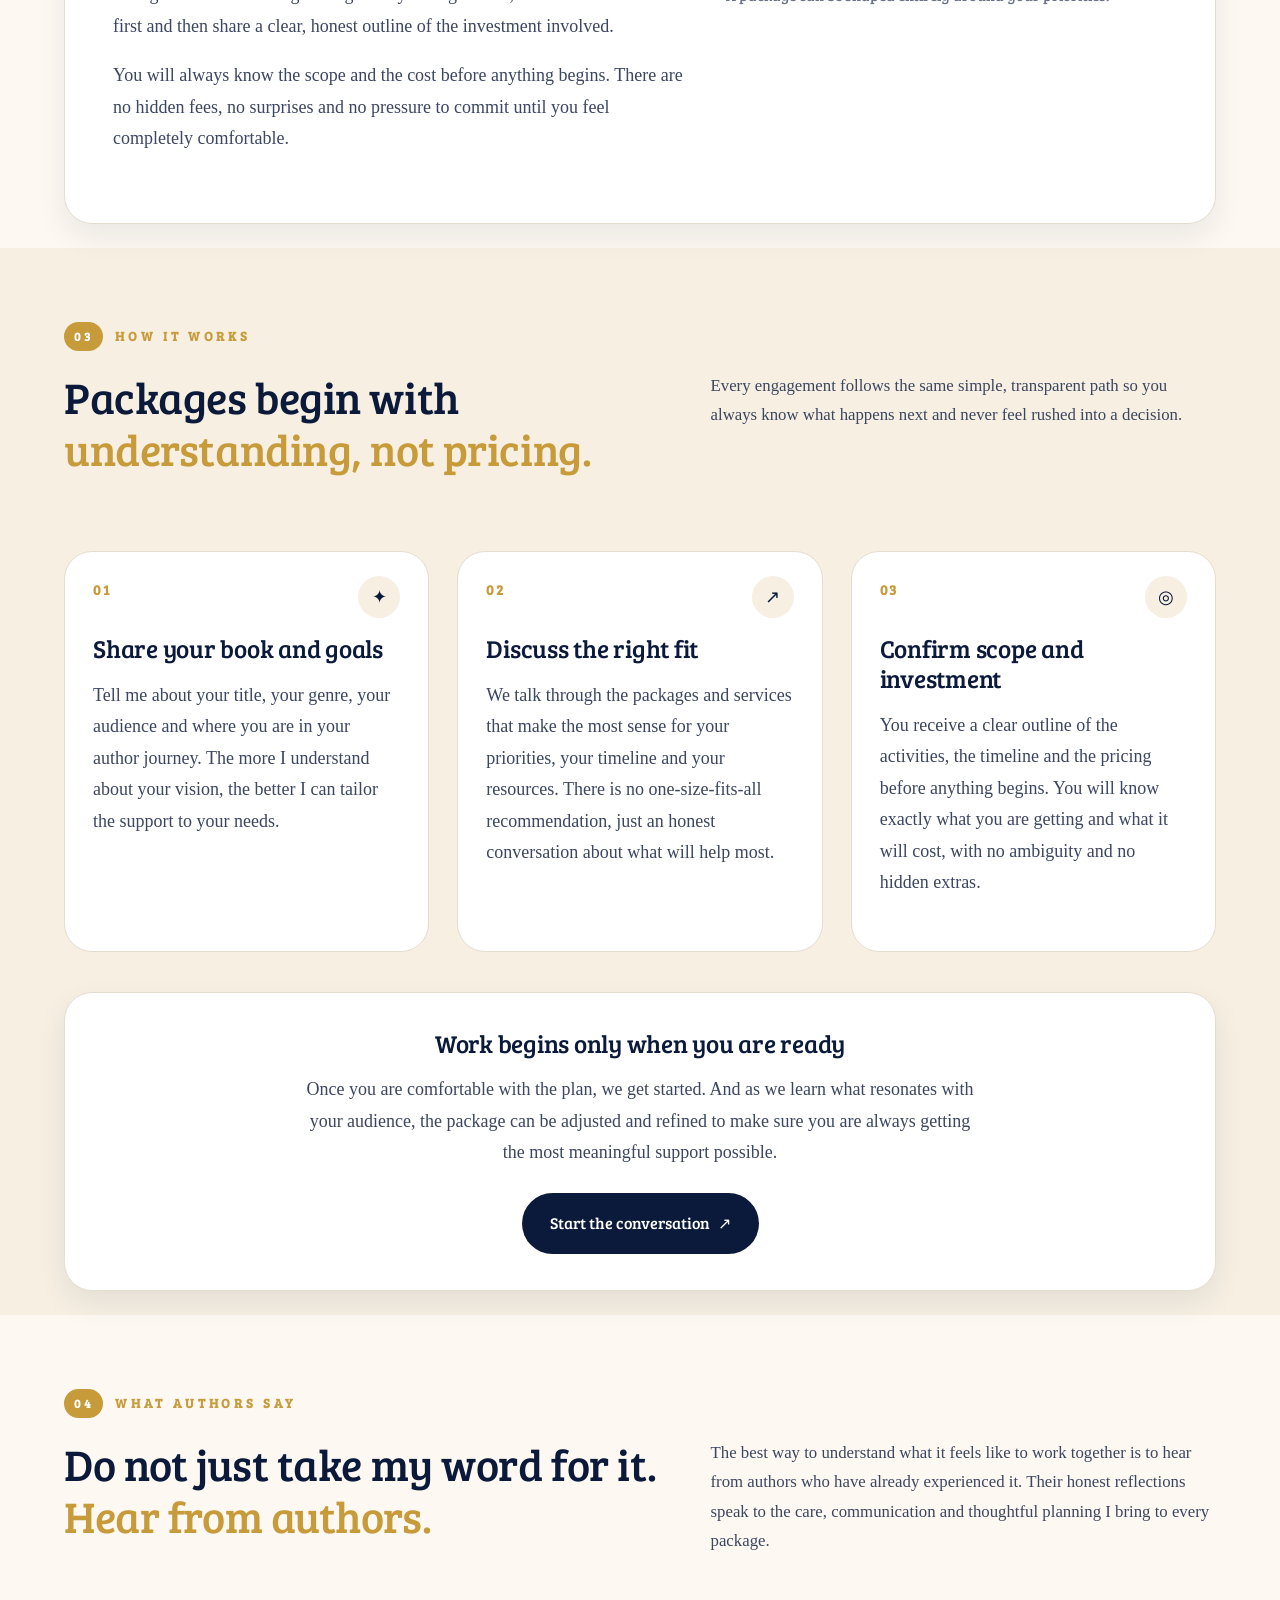
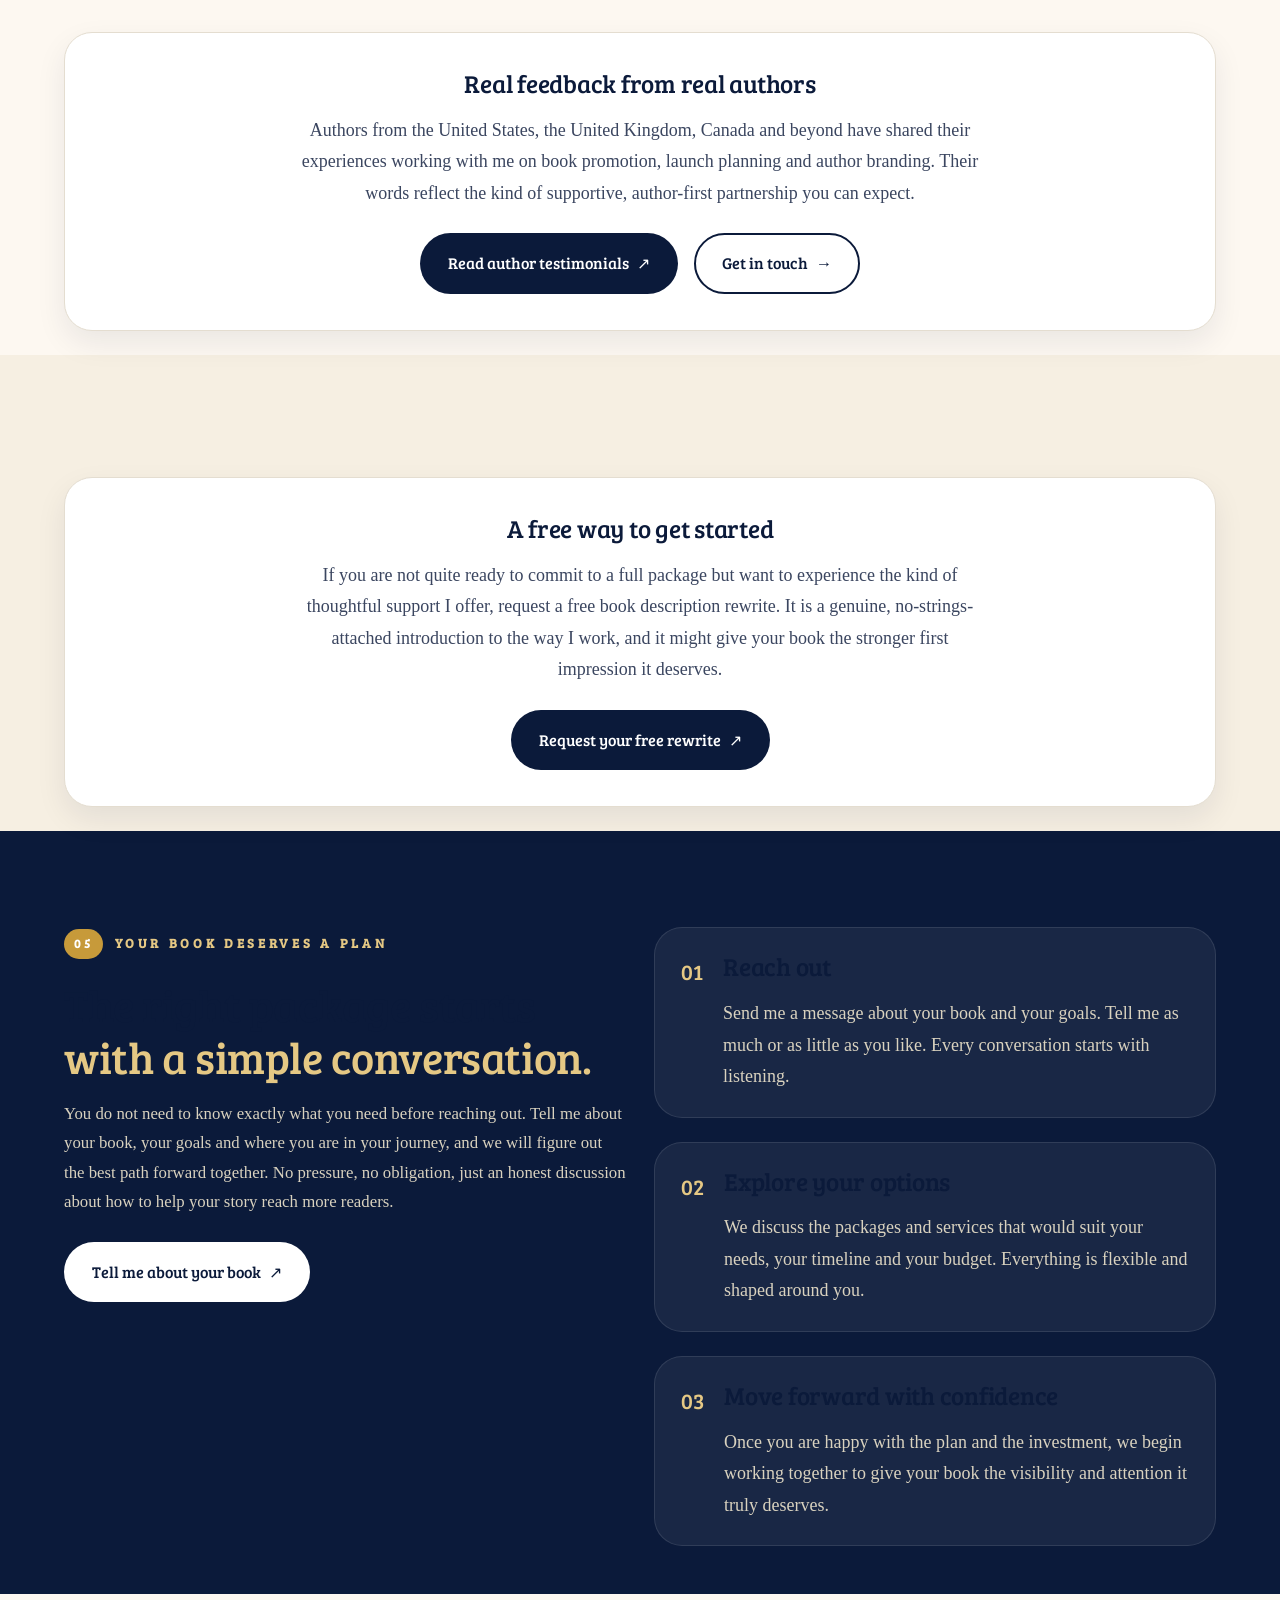
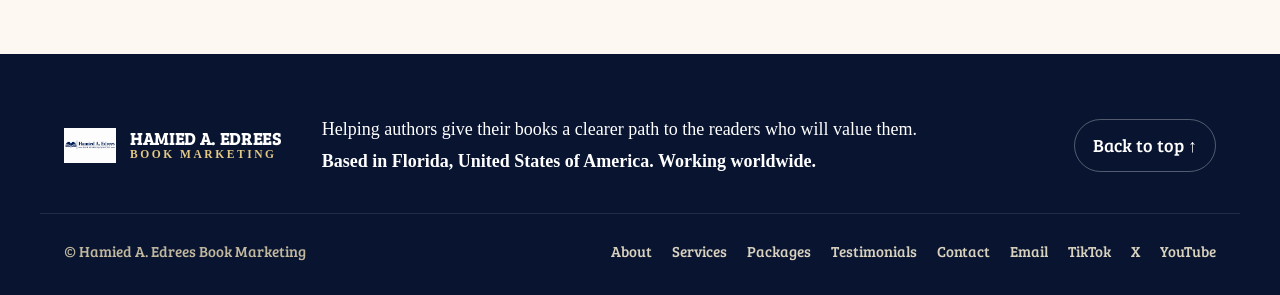
<file: packages.html>
<!doctype html>
<html lang="en">
<head>
  <meta charset="utf-8">
  <meta name="viewport" content="width=device-width, initial-scale=1">

  <meta name="description" content="Explore book marketing support packages from Hamied A. Edrees. Book promotion, author branding, launch support, reader engagement and custom marketing help for authors at every stage.">

  <meta name="theme-color" content="#0b1a3a">

  <title>Packages | Hamied A. Edrees Book Marketing</title>

  <link rel="icon" type="image/png" href="favicon.png">
  <link rel="apple-touch-icon" href="favicon.png">

  <link rel="preconnect" href="https://fonts.googleapis.com">
  <link rel="preconnect" href="https://fonts.gstatic.com" crossorigin>

  <link href="https://fonts.googleapis.com/css2?family=Bree+Serif&display=swap" rel="stylesheet">

  <link rel="stylesheet" href="style.css">
  <script src="script.js" defer></script>
</head>

<body id="top" class="site-page">

<a class="skip-link" href="#main">Skip to content</a>

<header class="site-header">
  <div class="container nav-wrap">

    <a class="brand" href="index.html" aria-label="Hamied A. Edrees Book Marketing home">
      <img class="brand-logo" src="logo.png" alt="Hamied A. Edrees Book Marketing logo">

      <span class="brand-copy">
        <strong>HAMIED A. EDREES</strong>
        <small>BOOK MARKETING</small>
      </span>
    </a>

    <button class="menu-toggle"
      aria-label="Open navigation"
      aria-expanded="false"
      aria-controls="primary-nav">
      <span></span>
      <span></span>
      <span></span>
    </button>

    <nav class="primary-nav" id="primary-nav" aria-label="Main navigation">
      <a href="index.html">Home</a>
      <a href="about.html">About</a>
      <a href="services.html">Services</a>
      <a href="packages.html" aria-current="page">Packages</a>
      <a href="resources.html">Resources</a>
      <a href="testimonials.html">Testimonials</a>
      <a class="nav-cta" href="contact.html">Contact <span>↗</span></a>
    </nav>

  </div>
</header>

<main id="main">

  <!-- HERO SECTION -->

  <section class="hero section">
    <div class="container hero-grid">

      <div class="hero-copy reveal">

        <p class="eyebrow">
          BOOK MARKETING PACKAGES
        </p>

        <h1>
          Support shaped around <span>your book and your goals.</span>
        </h1>

        <p class="hero-text">
          Every book is different. Every author is at a different stage. And every marketing journey deserves a plan that reflects your unique story, your audience and the resources you have available.
        </p>

        <p class="hero-text">
          These packages are starting points, not rigid templates. We will discuss your book, your timeline and your priorities before agreeing on the support that makes the most sense for you.
        </p>

        <div class="hero-actions">
          <a class="button button-primary" href="contact.html">
            Discuss your needs <span>↗</span>
          </a>

          <a class="text-link" href="services.html">
            Explore individual services <span>→</span>
          </a>
        </div>

        <div class="hero-note">
          <span class="note-icon">✦</span>
          <p>
            Pricing is shared privately after we understand your goals. No surprises, no pressure.
          </p>
        </div>

      </div>

      <div class="hero-art reveal reveal-delay">

        <div class="hero-portrait-frame">
          <img
            class="hero-portrait"
            src="The Importance of Water Efficiency in Kitchen Taps.jpg"
            alt="Illustration of a colourful stack of books representing different marketing packages">
        </div>

        <div class="floating-note note-top">
          <span>✦</span>
          Flexible, author-focused plans
        </div>

        <div class="floating-note note-bottom">
          <span class="note-dot"></span>
          No fixed pricing, just conversation
        </div>

        <div class="art-caption">
          YOUR BOOK, YOUR GOALS, YOUR PACKAGE
        </div>

      </div>

    </div>

    <div class="container hero-bottom">
      <span>SIX WAYS TO WORK TOGETHER</span>
      <span>ALL PACKAGES ARE CUSTOMISABLE</span>
    </div>

  </section>


  <!-- PACKAGES OVERVIEW -->

  <section class="section section-soft">
    <div class="container">

      <div class="section-heading reveal">

        <div class="section-label">
          <span>01</span>
          <span>WAYS TO WORK TOGETHER</span>
        </div>

        <div class="heading-row">

          <h2>
            Choose a starting point. <span>Make it your own.</span>
          </h2>

          <p>
            These packages are conversation starters, not fixed plans. Think of them as a way to begin thinking about the kind of support your book might benefit from. Once we talk, we can adjust, combine or reshape any package to fit your exact needs.
          </p>

        </div>
      </div>


      <div class="service-grid package-page-grid">

        <!-- PACKAGE 1 -->

        <article class="service-card package-card reveal">
          <span class="service-number">01</span>
          <span class="service-icon">✦</span>
          <span class="package-tag">FOR NEW AND EMERGING AUTHORS</span>

          <h3>Author Visibility</h3>

          <p>
            If you are just beginning your author journey, the first step is helping readers understand who you are and what you write. This package focuses on building a clear, confident author presence that lays the foundation for everything that follows.
          </p>

          <ul>
            <li>Author bio and profile messaging</li>
            <li>Author brand positioning and voice</li>
            <li>Social media profile improvement</li>
            <li>Reader-focused promotional content</li>
          </ul>

          <a href="contact.html">
            Discuss this package <span>→</span>
          </a>
        </article>


        <!-- PACKAGE 2 -->

        <article class="service-card package-card reveal reveal-delay-1">
          <span class="service-number">02</span>
          <span class="service-icon">↗</span>
          <span class="package-tag">FOR UPCOMING RELEASES</span>

          <h3>Book Launch Support</h3>

          <p>
            A book launch is one of the most important moments in your author career. This package helps you prepare a thoughtful promotional foundation so that your book enters the world with momentum, clarity and a real chance to reach the readers who will love it.
          </p>

          <ul>
            <li>Book launch planning and timeline</li>
            <li>Book description refinement</li>
            <li>Launch announcement content</li>
            <li>Promotional coordination and direction</li>
          </ul>

          <a href="contact.html">
            Discuss this package <span>→</span>
          </a>
        </article>


        <!-- PACKAGE 3 -->

        <article class="service-card package-card reveal reveal-delay-2">
          <span class="service-number">03</span>
          <span class="service-icon">◎</span>
          <span class="package-tag">FOR PUBLISHED AUTHORS</span>

          <h3>Book Promotion</h3>

          <p>
            Your book is already out in the world, but it deserves more than silence. This package gives your published title renewed attention through focused campaigns, creative promotion and a strategy designed to keep your book visible long after launch day.
          </p>

          <ul>
            <li>Book promotion strategy and planning</li>
            <li>Social media campaign ideas</li>
            <li>Book feature and spotlight content</li>
            <li>Ongoing visibility recommendations</li>
          </ul>

          <a href="contact.html">
            Discuss this package <span>→</span>
          </a>
        </article>


        <!-- PACKAGE 4 -->

        <article class="service-card package-card reveal">
          <span class="service-number">04</span>
          <span class="service-icon">✦</span>
          <span class="package-tag">FOR AUDIENCE BUILDING</span>

          <h3>Reader Engagement</h3>

          <p>
            Reaching readers is only the beginning. The real magic happens when those readers feel connected to you and your work. This package explores meaningful ways to build lasting relationships with your audience and keep them engaged between releases.
          </p>

          <ul>
            <li>Reader engagement planning</li>
            <li>Community-building ideas and direction</li>
            <li>Email marketing strategy</li>
            <li>Ongoing content planning</li>
          </ul>

          <a href="contact.html">
            Discuss this package <span>→</span>
          </a>
        </article>


        <!-- PACKAGE 5 -->

        <article class="service-card package-card reveal reveal-delay-1">
          <span class="service-number">05</span>
          <span class="service-icon">↗</span>
          <span class="package-tag">FOR A BROADER MARKETING PLAN</span>

          <h3>Author Growth</h3>

          <p>
            If you are ready to bring several areas of your marketing together into a more coordinated, long-term approach, this package is designed for you. We will look at the full picture and build a strategy that supports your growth as an author over time.
          </p>

          <ul>
            <li>Author brand development</li>
            <li>Book promotion planning</li>
            <li>Social media direction and content</li>
            <li>Reader connection strategies</li>
          </ul>

          <a href="contact.html">
            Discuss this package <span>→</span>
          </a>
        </article>


        <!-- PACKAGE 6 -->

        <article class="service-card package-card package-card-highlight reveal reveal-delay-2">
          <span class="service-number">06</span>
          <span class="service-icon">◎</span>
          <span class="package-tag">FLEXIBLE AND FULLY CUSTOM</span>

          <h3>Custom Package</h3>

          <p>
            Do you have a specific goal, a unique challenge or a combination of needs that does not fit neatly into one of the packages above? That is completely fine. We can build a package entirely around your book, your priorities and your vision.
          </p>

          <ul>
            <li>Individual marketing needs</li>
            <li>Specific promotional projects</li>
            <li>Combined services from any package</li>
            <li>Any other author support you require</li>
          </ul>

          <a href="contact.html">
            Build a custom package <span>→</span>
          </a>
        </article>

      </div>

    </div>
  </section>


  <!-- NO FIXED PRICES -->

  <section class="section">
    <div class="container">

      <div class="contact-panel reveal">

        <div>

          <div class="section-label">
            <span>02</span>
            <span>A CONVERSATION FIRST, NOT A PRICE LIST</span>
          </div>

          <h2>
            Let's find the right <span>support for your book.</span>
          </h2>

          <p>
            I do not publish fixed prices because every author's situation is different. Your requirements, your timeline, your genre and your goals all shape the work we do together. Rather than guessing what you might need, I would rather listen first and then share a clear, honest outline of the investment involved.
          </p>

          <p>
            You will always know the scope and the cost before anything begins. There are no hidden fees, no surprises and no pressure to commit until you feel completely comfortable.
          </p>

        </div>

        <div class="contact-action">
          <a class="button button-primary" href="contact.html">
            Discuss your needs <span>↗</span>
          </a>

          <span class="contact-small">
            A package can be shaped entirely around your priorities.
          </span>
        </div>

      </div>

    </div>
  </section>


  <!-- HOW IT WORKS -->

  <section class="section section-soft">
    <div class="container">

      <div class="section-heading reveal">

        <div class="section-label">
          <span>03</span>
          <span>HOW IT WORKS</span>
        </div>

        <div class="heading-row">

          <h2>
            Packages begin with <span>understanding, not pricing.</span>
          </h2>

          <p>
            Every engagement follows the same simple, transparent path so you always know what happens next and never feel rushed into a decision.
          </p>

        </div>
      </div>


      <div class="service-grid">

        <article class="service-card reveal">
          <span class="service-number">01</span>
          <span class="service-icon">✦</span>

          <h3>Share your book and goals</h3>

          <p>
            Tell me about your title, your genre, your audience and where you are in your author journey. The more I understand about your vision, the better I can tailor the support to your needs.
          </p>
        </article>


        <article class="service-card reveal reveal-delay-1">
          <span class="service-number">02</span>
          <span class="service-icon">↗</span>

          <h3>Discuss the right fit</h3>

          <p>
            We talk through the packages and services that make the most sense for your priorities, your timeline and your resources. There is no one-size-fits-all recommendation, just an honest conversation about what will help most.
          </p>
        </article>


        <article class="service-card reveal reveal-delay-2">
          <span class="service-number">03</span>
          <span class="service-icon">◎</span>

          <h3>Confirm scope and investment</h3>

          <p>
            You receive a clear outline of the activities, the timeline and the pricing before anything begins. You will know exactly what you are getting and what it will cost, with no ambiguity and no hidden extras.
          </p>
        </article>

      </div>


      <div class="package-note reveal" style="margin-top: 40px;">

        <h3>Work begins only when you are ready</h3>

        <p>
          Once you are comfortable with the plan, we get started. And as we learn what resonates with your audience, the package can be adjusted and refined to make sure you are always getting the most meaningful support possible.
        </p>

        <a class="button button-primary" href="contact.html">
          Start the conversation <span>↗</span>
        </a>

      </div>

    </div>
  </section>


  <!-- TESTIMONIALS MENTION -->

  <section class="section">
    <div class="container">

      <div class="section-heading reveal">

        <div class="section-label">
          <span>04</span>
          <span>WHAT AUTHORS SAY</span>
        </div>

        <div class="heading-row">

          <h2>
            Do not just take my word for it. <span>Hear from authors.</span>
          </h2>

          <p>
            The best way to understand what it feels like to work together is to hear from authors who have already experienced it. Their honest reflections speak to the care, communication and thoughtful planning I bring to every package.
          </p>

        </div>
      </div>


      <div class="package-note reveal">

        <h3>Real feedback from real authors</h3>

        <p>
          Authors from the United States, the United Kingdom, Canada and beyond have shared their experiences working with me on book promotion, launch planning and author branding. Their words reflect the kind of supportive, author-first partnership you can expect.
        </p>

        <div class="package-note-actions">
          <a class="button button-primary" href="testimonials.html">
            Read author testimonials <span>↗</span>
          </a>

          <a class="button button-outline" href="contact.html">
            Get in touch <span>→</span>
          </a>
        </div>

      </div>

    </div>
  </section>


  <!-- FREE REWRITE CTA -->

  <section class="section section-soft">
    <div class="container">

      <div class="package-note reveal">

        <h3>A free way to get started</h3>

        <p>
          If you are not quite ready to commit to a full package but want to experience the kind of thoughtful support I offer, request a free book description rewrite. It is a genuine, no-strings-attached introduction to the way I work, and it might give your book the stronger first impression it deserves.
        </p>

        <a class="button button-primary" href="free-book-description-rewrite.html">
          Request your free rewrite <span>↗</span>
        </a>

      </div>

    </div>
  </section>


  <!-- FINAL CTA -->

  <section class="section section-blue">
    <div class="container approach-grid">

      <div class="approach-heading reveal">

        <div class="section-label section-label-light">
          <span>05</span>
          <span>YOUR BOOK DESERVES A PLAN</span>
        </div>

        <h2>
          The right package starts <span>with a simple conversation.</span>
        </h2>

        <p>
          You do not need to know exactly what you need before reaching out. Tell me about your book, your goals and where you are in your journey, and we will figure out the best path forward together. No pressure, no obligation, just an honest discussion about how to help your story reach more readers.
        </p>

        <a class="button button-light" href="contact.html">
          Tell me about your book <span>↗</span>
        </a>

      </div>


      <div class="steps">

        <article class="step reveal">
          <span>01</span>
          <div>
            <h3>Reach out</h3>
            <p>
              Send me a message about your book and your goals. Tell me as much or as little as you like. Every conversation starts with listening.
            </p>
          </div>
        </article>


        <article class="step reveal reveal-delay-1">
          <span>02</span>
          <div>
            <h3>Explore your options</h3>
            <p>
              We discuss the packages and services that would suit your needs, your timeline and your budget. Everything is flexible and shaped around you.
            </p>
          </div>
        </article>


        <article class="step reveal reveal-delay-2">
          <span>03</span>
          <div>
            <h3>Move forward with confidence</h3>
            <p>
              Once you are happy with the plan and the investment, we begin working together to give your book the visibility and attention it truly deserves.
            </p>
          </div>
        </article>

      </div>

    </div>
  </section>

</main>


<!-- FOOTER -->

<footer class="site-footer">

  <div class="container footer-top">

    <a class="brand brand-footer" href="index.html">

      <img
        class="brand-logo"
        src="logo.png"
        alt="Hamied A. Edrees Book Marketing logo">

      <span class="brand-copy">
        <strong>HAMIED A. EDREES</strong>
        <small>BOOK MARKETING</small>
      </span>

    </a>

    <p>
      Helping authors give their books a clearer path to the readers who will value them.

      <br>

      <strong>
        Based in Florida, United States of America. Working worldwide.
      </strong>
    </p>

    <a class="back-top" href="#top">
      Back to top ↑
    </a>

  </div>


  <div class="container footer-bottom">

    <span>
      © <span data-year></span> Hamied A. Edrees Book Marketing
    </span>

    <span class="footer-links">

      <a href="about.html">About</a>
      <a href="services.html">Services</a>
      <a href="packages.html">Packages</a>
      <a href="testimonials.html">Testimonials</a>
      <a href="contact.html">Contact</a>

      <a href="mailto:hello.hamiededrees@gmail.com">Email</a>

      <a href="https://www.tiktok.com/@hamiededrees"
         target="_blank"
         rel="noopener noreferrer">TikTok</a>

      <a href="https://x.com/hamiededrees"
         target="_blank"
         rel="noopener noreferrer">X</a>

      <a href="https://www.youtube.com/channel/UCIc-ObtE7EeHN2bB3vIkzsA"
         target="_blank"
         rel="noopener noreferrer">YouTube</a>

    </span>

  </div>

</footer>

</body>
</html>
</file>
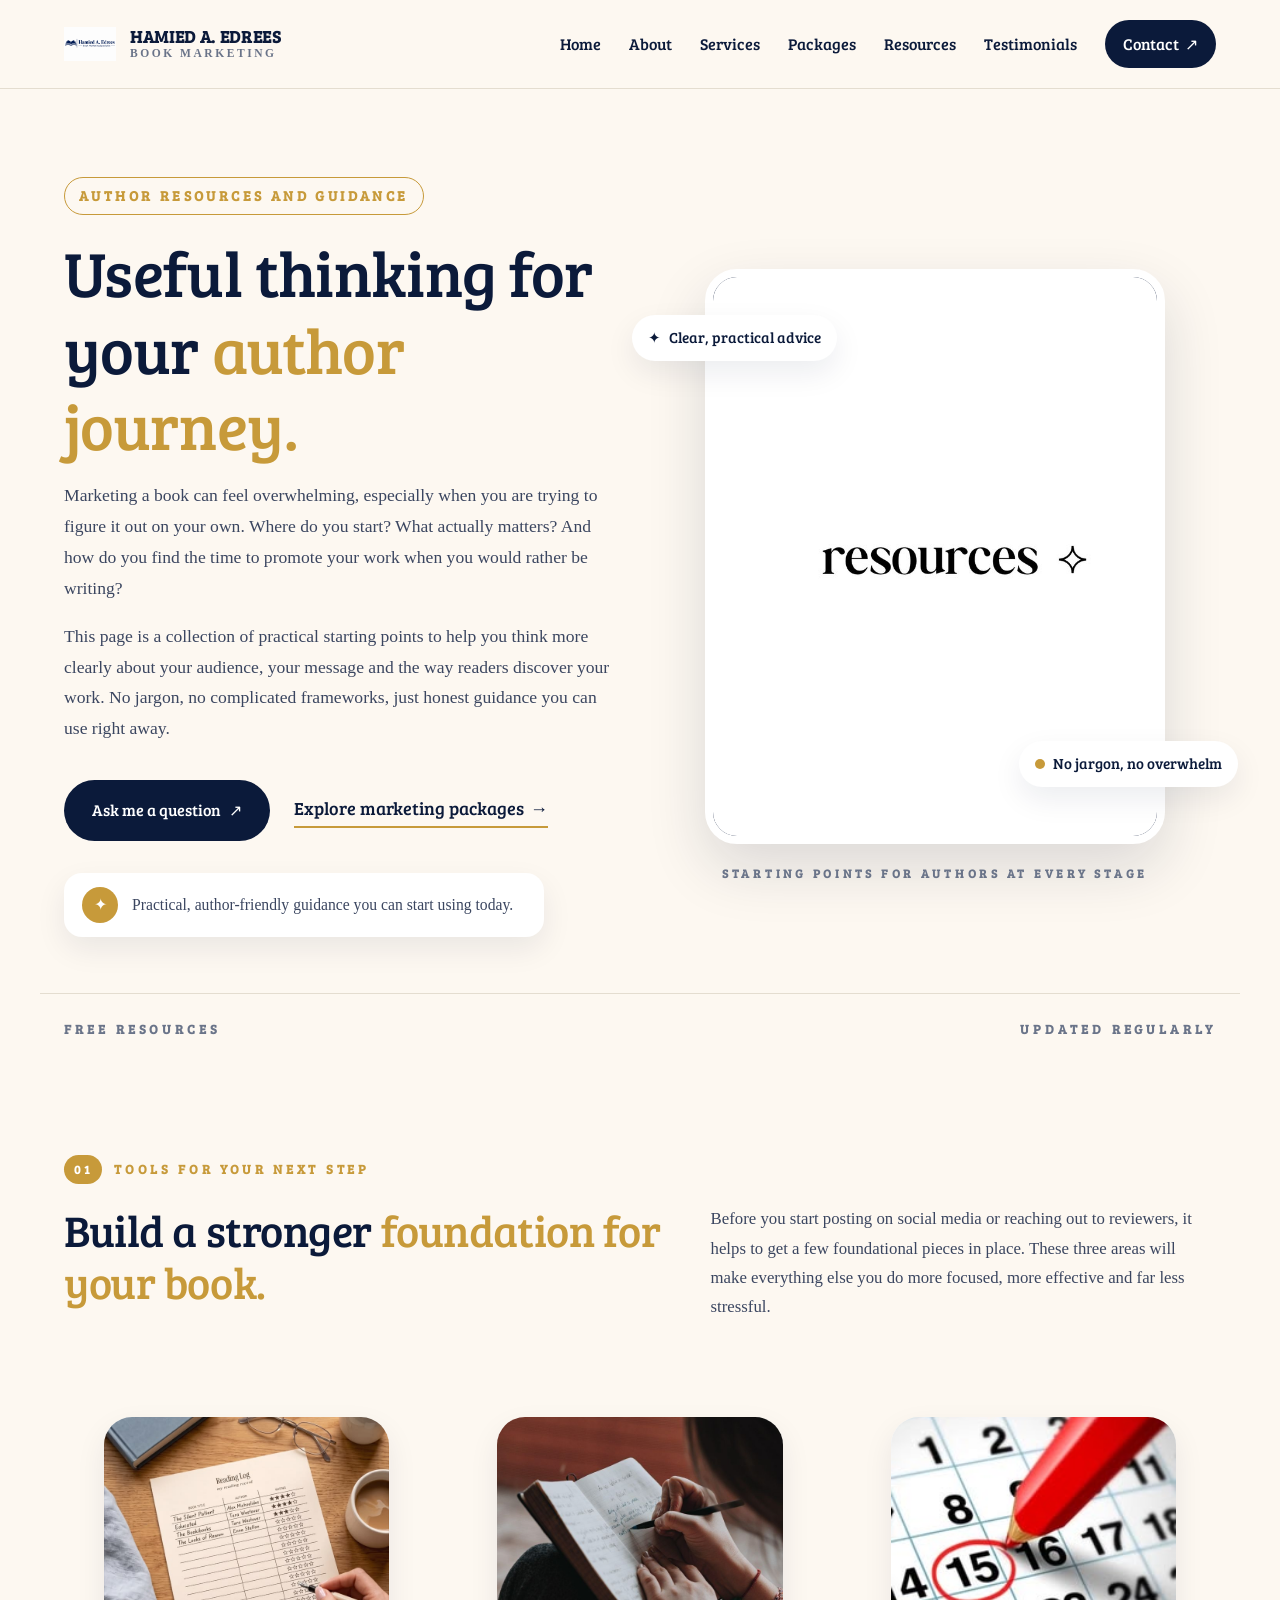
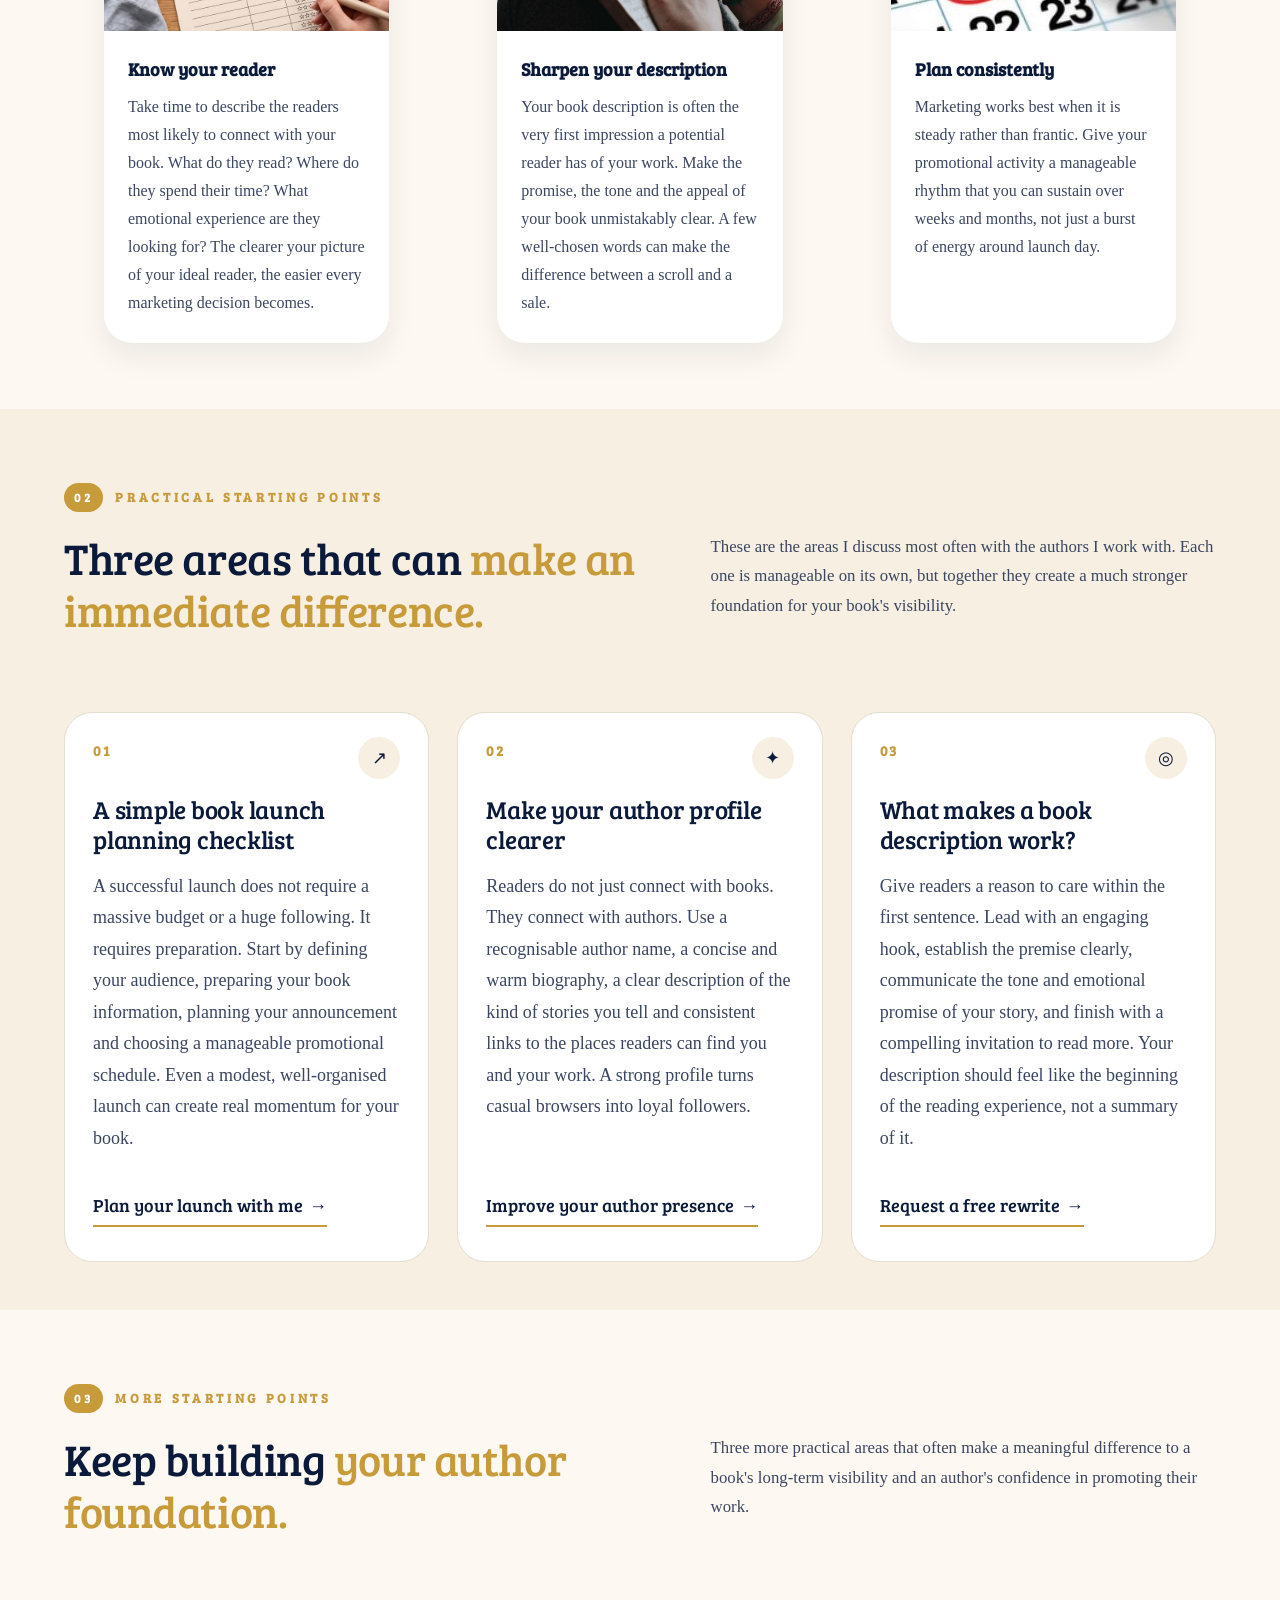
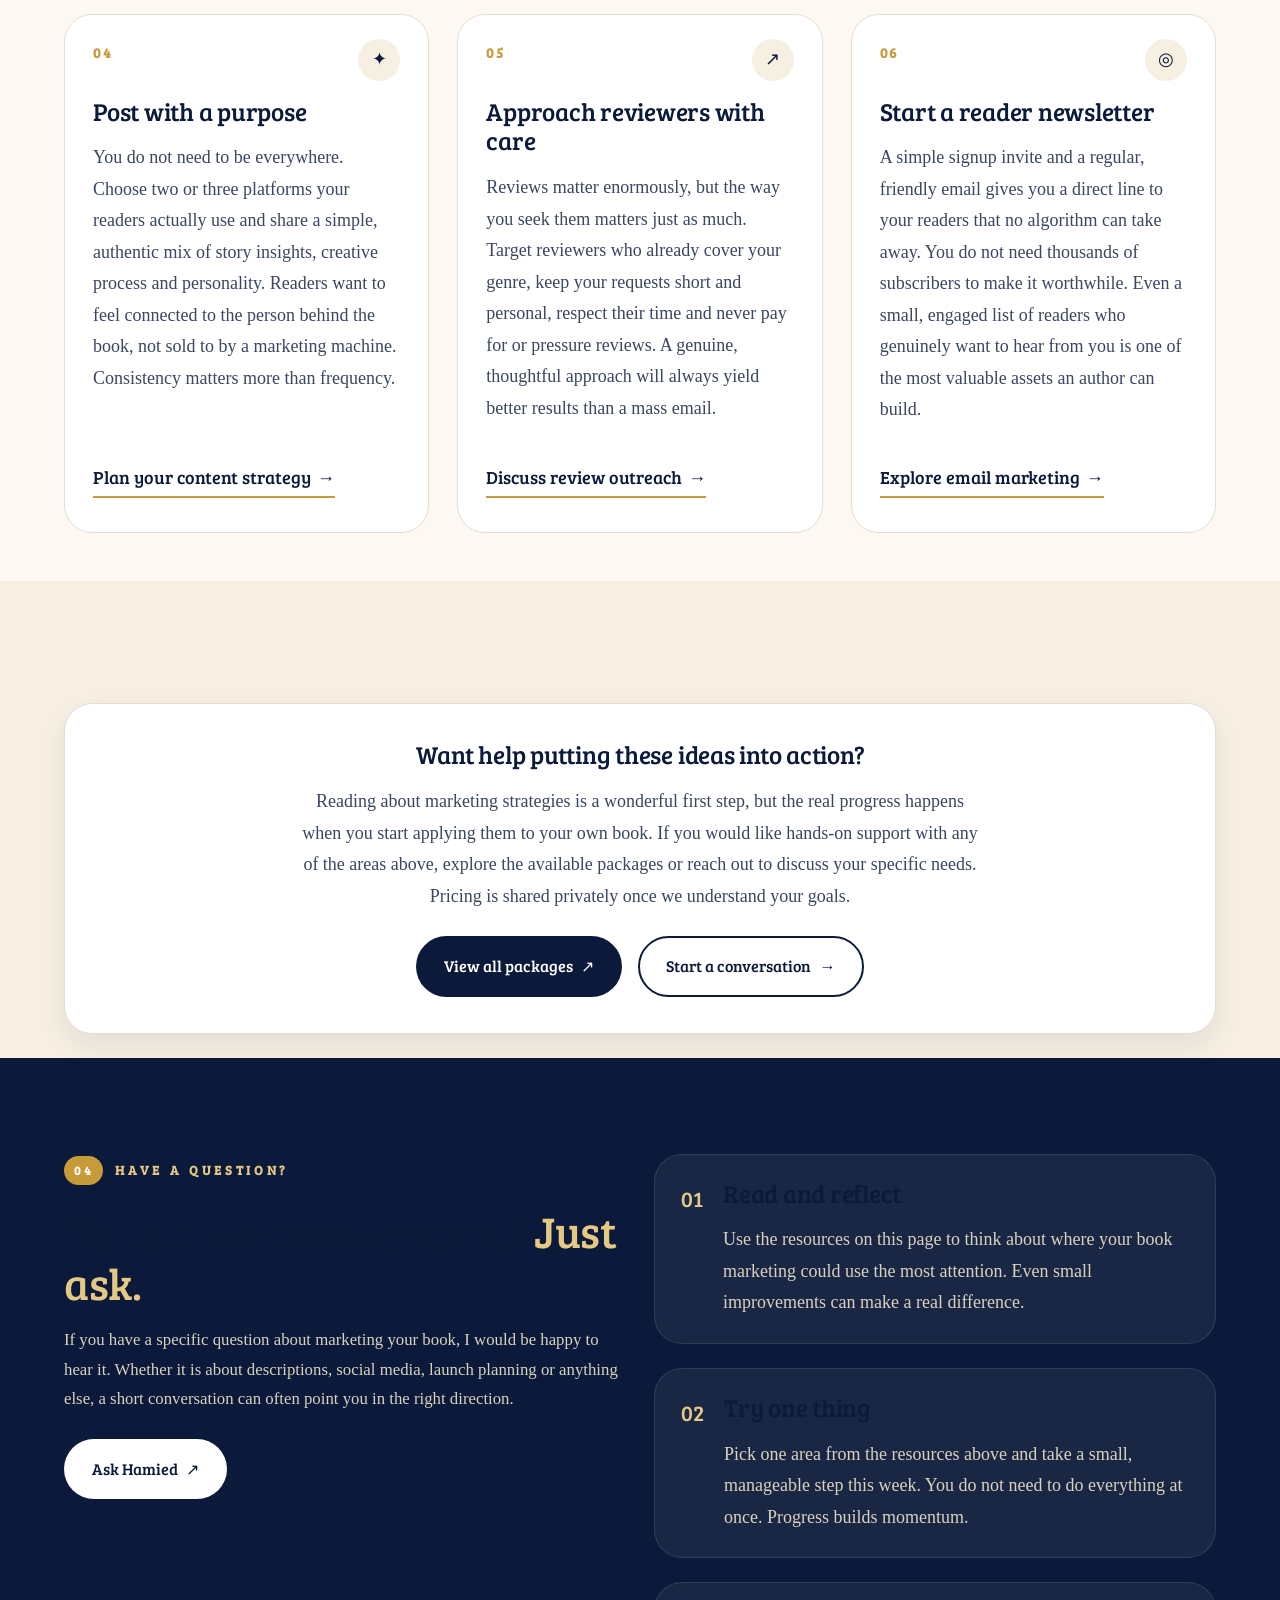
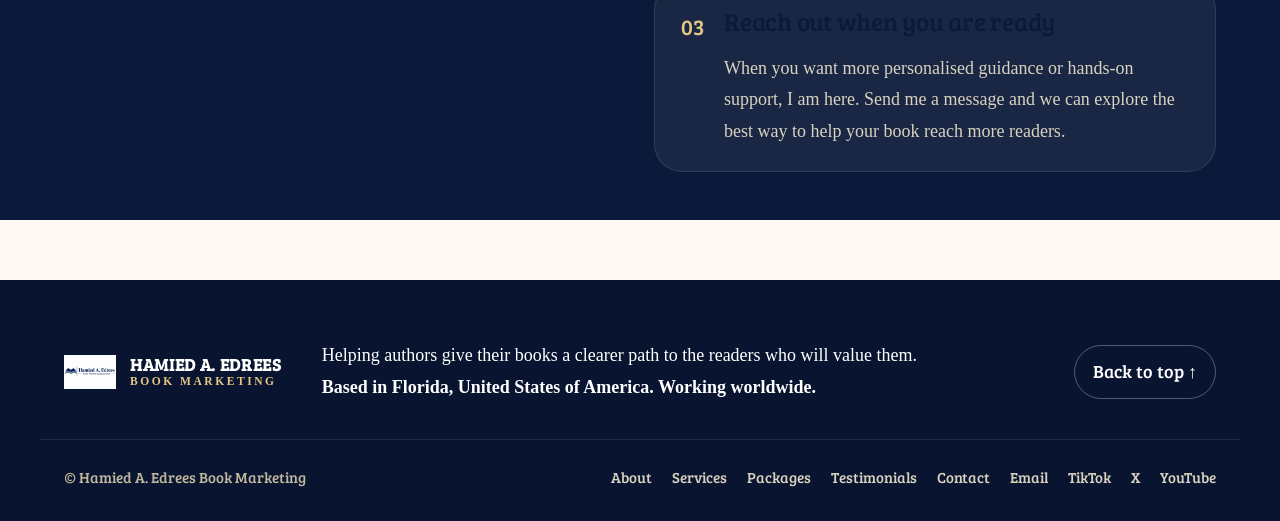
<file: resources.html>
<!doctype html>
<html lang="en">
<head>
  <meta charset="utf-8">
  <meta name="viewport" content="width=device-width, initial-scale=1">

  <meta name="description" content="Practical book marketing resources, tips and guidance for authors. Learn about reader personas, book descriptions, launch planning, social media, reviews and email marketing.">

  <meta name="theme-color" content="#0b1a3a">

  <title>Resources | Hamied A. Edrees Book Marketing</title>

  <link rel="icon" type="image/png" href="favicon.png">
  <link rel="apple-touch-icon" href="favicon.png">

  <link rel="preconnect" href="https://fonts.googleapis.com">
  <link rel="preconnect" href="https://fonts.gstatic.com" crossorigin>

  <link href="https://fonts.googleapis.com/css2?family=Bree+Serif&display=swap" rel="stylesheet">

  <link rel="stylesheet" href="style.css">
  <script src="script.js" defer></script>
</head>

<body id="top" class="site-page">

<a class="skip-link" href="#main">Skip to content</a>

<header class="site-header">
  <div class="container nav-wrap">

    <a class="brand" href="index.html" aria-label="Hamied A. Edrees Book Marketing home">
      <img class="brand-logo" src="logo.png" alt="Hamied A. Edrees Book Marketing logo">

      <span class="brand-copy">
        <strong>HAMIED A. EDREES</strong>
        <small>BOOK MARKETING</small>
      </span>
    </a>

    <button class="menu-toggle"
      aria-label="Open navigation"
      aria-expanded="false"
      aria-controls="primary-nav">
      <span></span>
      <span></span>
      <span></span>
    </button>

    <nav class="primary-nav" id="primary-nav" aria-label="Main navigation">
      <a href="index.html">Home</a>
      <a href="about.html">About</a>
      <a href="services.html">Services</a>
      <a href="packages.html">Packages</a>
      <a href="resources.html" aria-current="page">Resources</a>
      <a href="testimonials.html">Testimonials</a>
      <a class="nav-cta" href="contact.html">Contact <span>↗</span></a>
    </nav>

  </div>
</header>

<main id="main">

  <!-- HERO SECTION -->

  <section class="hero section">
    <div class="container hero-grid">

      <div class="hero-copy reveal">

        <p class="eyebrow">
          AUTHOR RESOURCES AND GUIDANCE
        </p>

        <h1>
          Useful thinking for your <span>author journey.</span>
        </h1>

        <p class="hero-text">
          Marketing a book can feel overwhelming, especially when you are trying to figure it out on your own. Where do you start? What actually matters? And how do you find the time to promote your work when you would rather be writing?
        </p>

        <p class="hero-text">
          This page is a collection of practical starting points to help you think more clearly about your audience, your message and the way readers discover your work. No jargon, no complicated frameworks, just honest guidance you can use right away.
        </p>

        <div class="hero-actions">
          <a class="button button-primary" href="contact.html">
            Ask me a question <span>↗</span>
          </a>

          <a class="text-link" href="packages.html">
            Explore marketing packages <span>→</span>
          </a>
        </div>

        <div class="hero-note">
          <span class="note-icon">✦</span>
          <p>
            Practical, author-friendly guidance you can start using today.
          </p>
        </div>

      </div>

      <div class="hero-art reveal reveal-delay">

        <div class="hero-portrait-frame">
          <img
            class="hero-portrait"
            src="download (5).jpg"
            alt="Illustration of an author planning a marketing schedule with a checklist, pencil and clock">
        </div>

        <div class="floating-note note-top">
          <span>✦</span>
          Clear, practical advice
        </div>

        <div class="floating-note note-bottom">
          <span class="note-dot"></span>
          No jargon, no overwhelm
        </div>

        <div class="art-caption">
          STARTING POINTS FOR AUTHORS AT EVERY STAGE
        </div>

      </div>

    </div>

    <div class="container hero-bottom">
      <span>FREE RESOURCES</span>
      <span>UPDATED REGULARLY</span>
    </div>

  </section>


  <!-- FOUNDATIONAL TOOLS -->

  <section class="section">
    <div class="container">

      <div class="section-heading reveal">

        <div class="section-label">
          <span>01</span>
          <span>TOOLS FOR YOUR NEXT STEP</span>
        </div>

        <div class="heading-row">

          <h2>
            Build a stronger <span>foundation for your book.</span>
          </h2>

          <p>
            Before you start posting on social media or reaching out to reviewers, it helps to get a few foundational pieces in place. These three areas will make everything else you do more focused, more effective and far less stressful.
          </p>

        </div>
      </div>


      <div class="illustration-grid">

        <figure class="illustration-card reveal">
          <img src="reader-persona.png" alt="Illustration of a reader profile planning worksheet">
          <figcaption>
            <strong>Know your reader</strong>
            <span>Take time to describe the readers most likely to connect with your book. What do they read? Where do they spend their time? What emotional experience are they looking for? The clearer your picture of your ideal reader, the easier every marketing decision becomes.</span>
          </figcaption>
        </figure>

        <figure class="illustration-card reveal reveal-delay-1">
          <img src="book-description.png" alt="Illustration of a book description being written and refined">
          <figcaption>
            <strong>Sharpen your description</strong>
            <span>Your book description is often the very first impression a potential reader has of your work. Make the promise, the tone and the appeal of your book unmistakably clear. A few well-chosen words can make the difference between a scroll and a sale.</span>
          </figcaption>
        </figure>

        <figure class="illustration-card reveal reveal-delay-2">
          <img src="marketing-calendar.png" alt="Illustration of a book marketing calendar with planned activities">
          <figcaption>
            <strong>Plan consistently</strong>
            <span>Marketing works best when it is steady rather than frantic. Give your promotional activity a manageable rhythm that you can sustain over weeks and months, not just a burst of energy around launch day.</span>
          </figcaption>
        </figure>

      </div>

    </div>
  </section>


  <!-- PRACTICAL RESOURCES -->

  <section class="section section-soft">
    <div class="container">

      <div class="section-heading reveal">

        <div class="section-label">
          <span>02</span>
          <span>PRACTICAL STARTING POINTS</span>
        </div>

        <div class="heading-row">

          <h2>
            Three areas that can <span>make an immediate difference.</span>
          </h2>

          <p>
            These are the areas I discuss most often with the authors I work with. Each one is manageable on its own, but together they create a much stronger foundation for your book's visibility.
          </p>

        </div>
      </div>


      <div class="service-grid">

        <article class="service-card reveal">
          <span class="service-number">01</span>
          <span class="service-icon">↗</span>

          <h3>A simple book launch planning checklist</h3>

          <p>
            A successful launch does not require a massive budget or a huge following. It requires preparation. Start by defining your audience, preparing your book information, planning your announcement and choosing a manageable promotional schedule. Even a modest, well-organised launch can create real momentum for your book.
          </p>

          <a href="contact.html">
            Plan your launch with me <span>→</span>
          </a>
        </article>


        <article class="service-card reveal reveal-delay-1">
          <span class="service-number">02</span>
          <span class="service-icon">✦</span>

          <h3>Make your author profile clearer</h3>

          <p>
            Readers do not just connect with books. They connect with authors. Use a recognisable author name, a concise and warm biography, a clear description of the kind of stories you tell and consistent links to the places readers can find you and your work. A strong profile turns casual browsers into loyal followers.
          </p>

          <a href="contact.html">
            Improve your author presence <span>→</span>
          </a>
        </article>


        <article class="service-card reveal reveal-delay-2">
          <span class="service-number">03</span>
          <span class="service-icon">◎</span>

          <h3>What makes a book description work?</h3>

          <p>
            Give readers a reason to care within the first sentence. Lead with an engaging hook, establish the premise clearly, communicate the tone and emotional promise of your story, and finish with a compelling invitation to read more. Your description should feel like the beginning of the reading experience, not a summary of it.
          </p>

          <a href="free-book-description-rewrite.html">
            Request a free rewrite <span>→</span>
          </a>
        </article>

      </div>

    </div>
  </section>


  <!-- MORE STARTING POINTS -->

  <section class="section">
    <div class="container">

      <div class="section-heading reveal">

        <div class="section-label">
          <span>03</span>
          <span>MORE STARTING POINTS</span>
        </div>

        <div class="heading-row">

          <h2>
            Keep building <span>your author foundation.</span>
          </h2>

          <p>
            Three more practical areas that often make a meaningful difference to a book's long-term visibility and an author's confidence in promoting their work.
          </p>

        </div>
      </div>


      <div class="service-grid">

        <article class="service-card reveal">
          <span class="service-number">04</span>
          <span class="service-icon">✦</span>

          <h3>Post with a purpose</h3>

          <p>
            You do not need to be everywhere. Choose two or three platforms your readers actually use and share a simple, authentic mix of story insights, creative process and personality. Readers want to feel connected to the person behind the book, not sold to by a marketing machine. Consistency matters more than frequency.
          </p>

          <a href="contact.html">
            Plan your content strategy <span>→</span>
          </a>
        </article>


        <article class="service-card reveal reveal-delay-1">
          <span class="service-number">05</span>
          <span class="service-icon">↗</span>

          <h3>Approach reviewers with care</h3>

          <p>
            Reviews matter enormously, but the way you seek them matters just as much. Target reviewers who already cover your genre, keep your requests short and personal, respect their time and never pay for or pressure reviews. A genuine, thoughtful approach will always yield better results than a mass email.
          </p>

          <a href="contact.html">
            Discuss review outreach <span>→</span>
          </a>
        </article>


        <article class="service-card reveal reveal-delay-2">
          <span class="service-number">06</span>
          <span class="service-icon">◎</span>

          <h3>Start a reader newsletter</h3>

          <p>
            A simple signup invite and a regular, friendly email gives you a direct line to your readers that no algorithm can take away. You do not need thousands of subscribers to make it worthwhile. Even a small, engaged list of readers who genuinely want to hear from you is one of the most valuable assets an author can build.
          </p>

          <a href="contact.html">
            Explore email marketing <span>→</span>
          </a>
        </article>

      </div>

    </div>
  </section>


  <!-- PACKAGES MENTION -->

  <section class="section section-soft">
    <div class="container">

      <div class="package-note reveal">

        <h3>Want help putting these ideas into action?</h3>

        <p>
          Reading about marketing strategies is a wonderful first step, but the real progress happens when you start applying them to your own book. If you would like hands-on support with any of the areas above, explore the available packages or reach out to discuss your specific needs. Pricing is shared privately once we understand your goals.
        </p>

        <div class="package-note-actions">
          <a class="button button-primary" href="packages.html">
            View all packages <span>↗</span>
          </a>

          <a class="button button-outline" href="contact.html">
            Start a conversation <span>→</span>
          </a>
        </div>

      </div>

    </div>
  </section>


  <!-- FINAL CTA -->

  <section class="section section-blue">
    <div class="container approach-grid">

      <div class="approach-heading reveal">

        <div class="section-label section-label-light">
          <span>04</span>
          <span>HAVE A QUESTION?</span>
        </div>

        <h2>
          Not sure where to start? <span>Just ask.</span>
        </h2>

        <p>
          If you have a specific question about marketing your book, I would be happy to hear it. Whether it is about descriptions, social media, launch planning or anything else, a short conversation can often point you in the right direction.
        </p>

        <a class="button button-light" href="contact.html">
          Ask Hamied <span>↗</span>
        </a>

      </div>


      <div class="steps">

        <article class="step reveal">
          <span>01</span>
          <div>
            <h3>Read and reflect</h3>
            <p>
              Use the resources on this page to think about where your book marketing could use the most attention. Even small improvements can make a real difference.
            </p>
          </div>
        </article>


        <article class="step reveal reveal-delay-1">
          <span>02</span>
          <div>
            <h3>Try one thing</h3>
            <p>
              Pick one area from the resources above and take a small, manageable step this week. You do not need to do everything at once. Progress builds momentum.
            </p>
          </div>
        </article>


        <article class="step reveal reveal-delay-2">
          <span>03</span>
          <div>
            <h3>Reach out when you are ready</h3>
            <p>
              When you want more personalised guidance or hands-on support, I am here. Send me a message and we can explore the best way to help your book reach more readers.
            </p>
          </div>
        </article>

      </div>

    </div>
  </section>

</main>


<!-- FOOTER -->

<footer class="site-footer">

  <div class="container footer-top">

    <a class="brand brand-footer" href="index.html">

      <img
        class="brand-logo"
        src="logo.png"
        alt="Hamied A. Edrees Book Marketing logo">

      <span class="brand-copy">
        <strong>HAMIED A. EDREES</strong>
        <small>BOOK MARKETING</small>
      </span>

    </a>

    <p>
      Helping authors give their books a clearer path to the readers who will value them.

      <br>

      <strong>
        Based in Florida, United States of America. Working worldwide.
      </strong>
    </p>

    <a class="back-top" href="#top">
      Back to top ↑
    </a>

  </div>


  <div class="container footer-bottom">

    <span>
      © <span data-year></span> Hamied A. Edrees Book Marketing
    </span>

    <span class="footer-links">

      <a href="about.html">About</a>
      <a href="services.html">Services</a>
      <a href="packages.html">Packages</a>
      <a href="testimonials.html">Testimonials</a>
      <a href="contact.html">Contact</a>

      <a href="mailto:hello.hamiededrees@gmail.com">Email</a>

      <a href="https://www.tiktok.com/@hamiededrees"
         target="_blank"
         rel="noopener noreferrer">TikTok</a>

      <a href="https://x.com/hamiededrees"
         target="_blank"
         rel="noopener noreferrer">X</a>

      <a href="https://www.youtube.com/channel/UCIc-ObtE7EeHN2bB3vIkzsA"
         target="_blank"
         rel="noopener noreferrer">YouTube</a>

    </span>

  </div>

</footer>

</body>
</html>
</file>
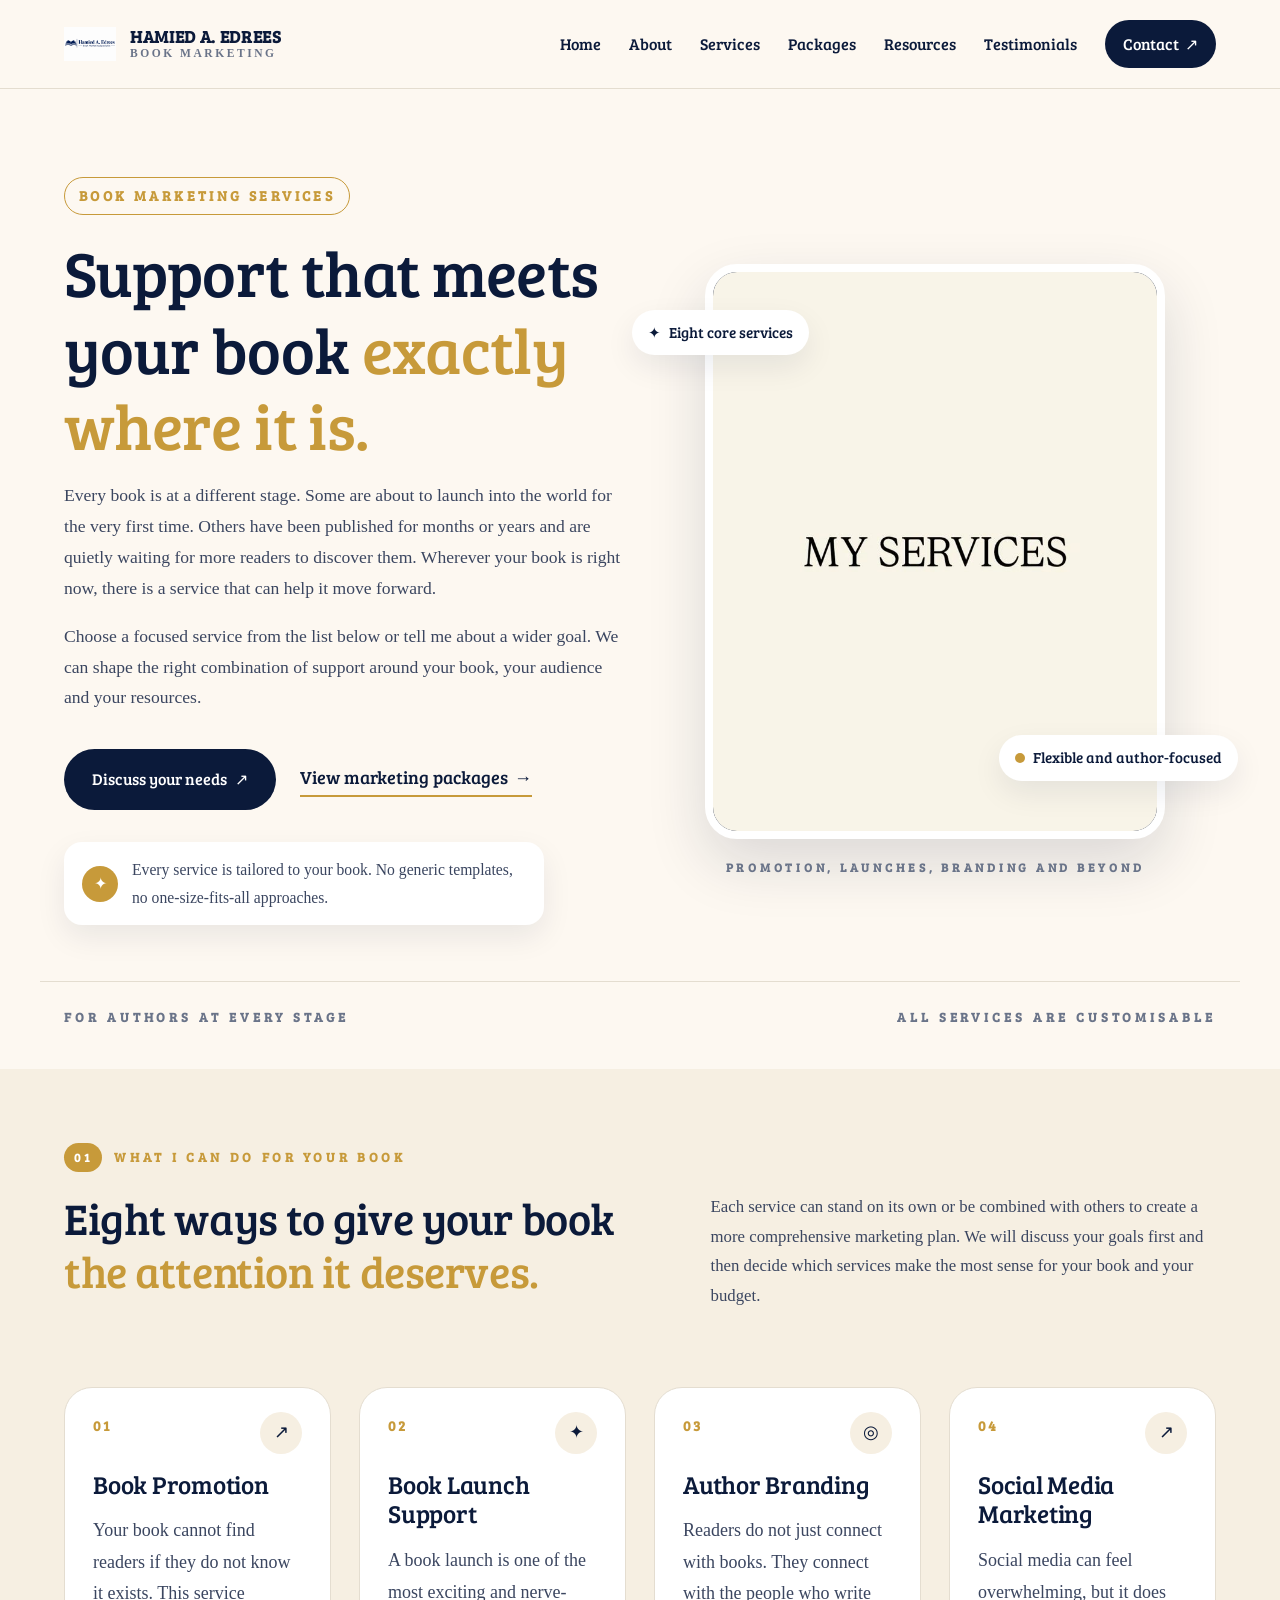
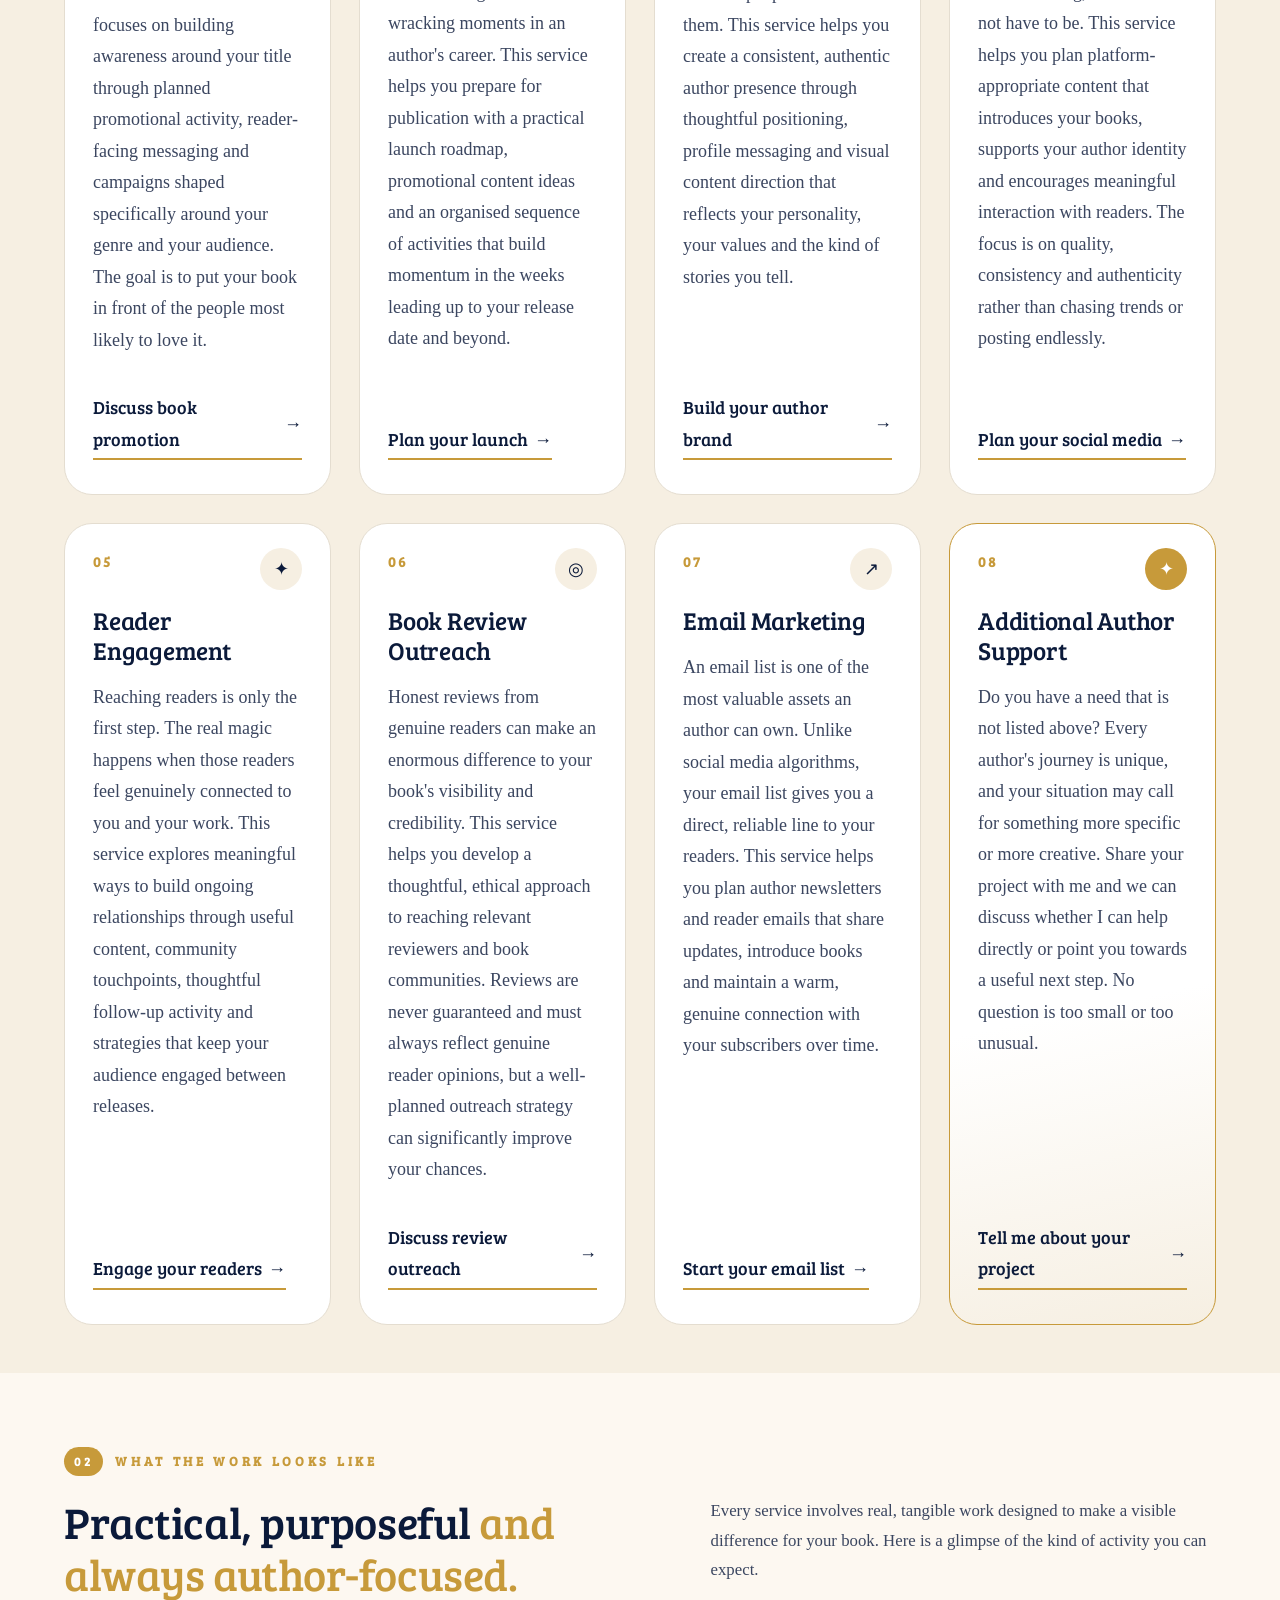
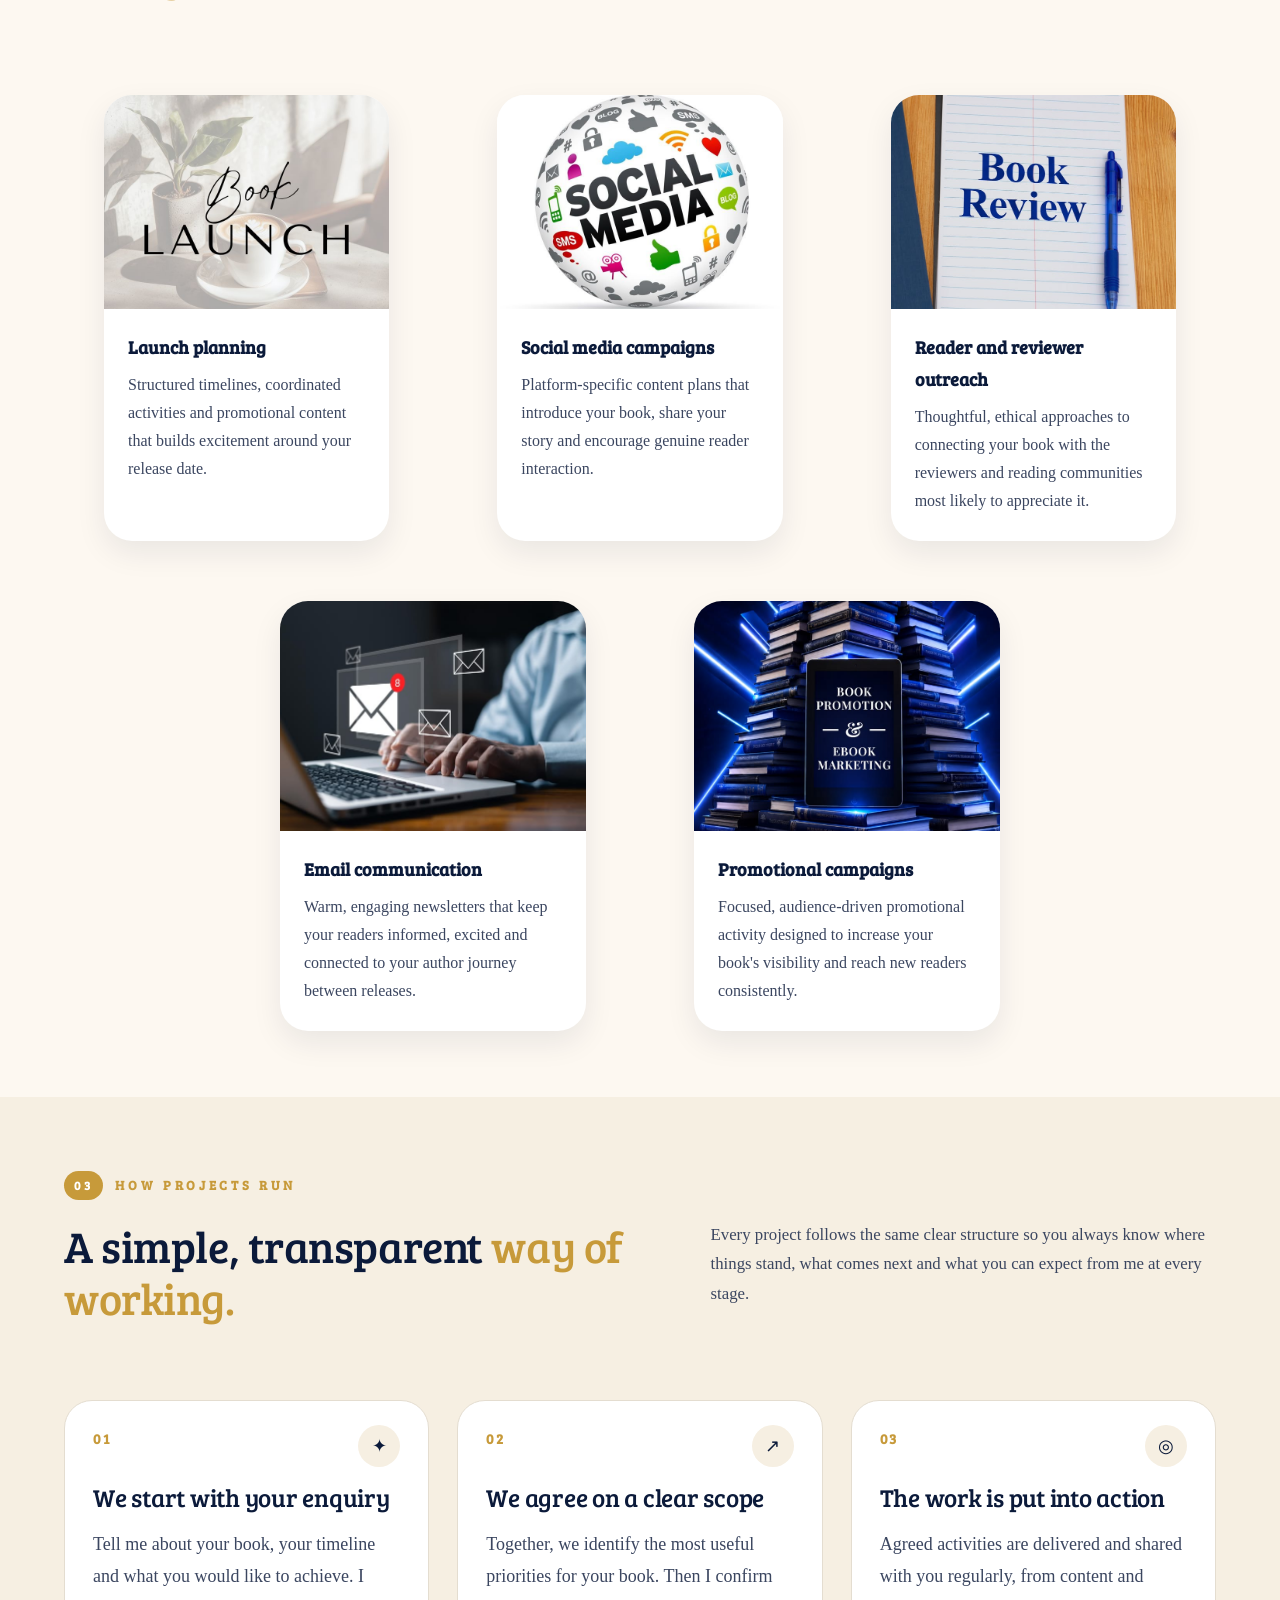
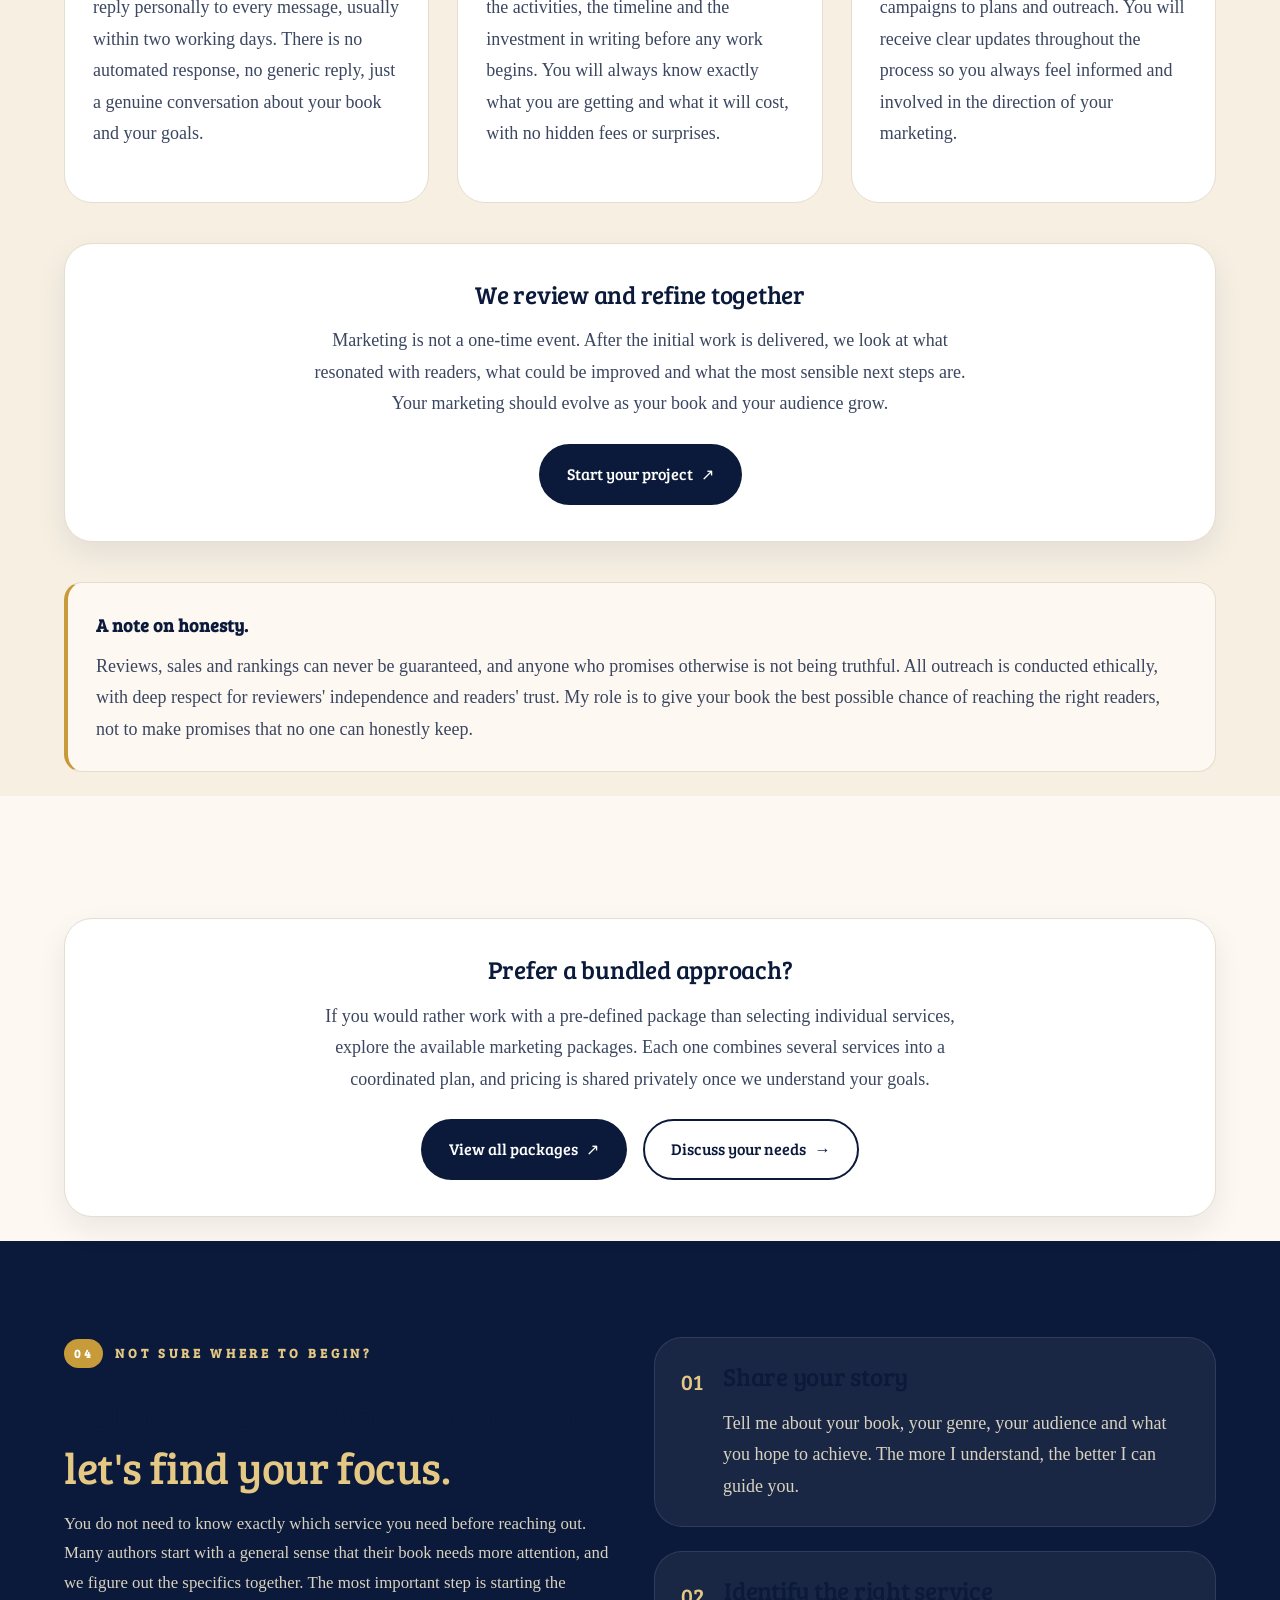
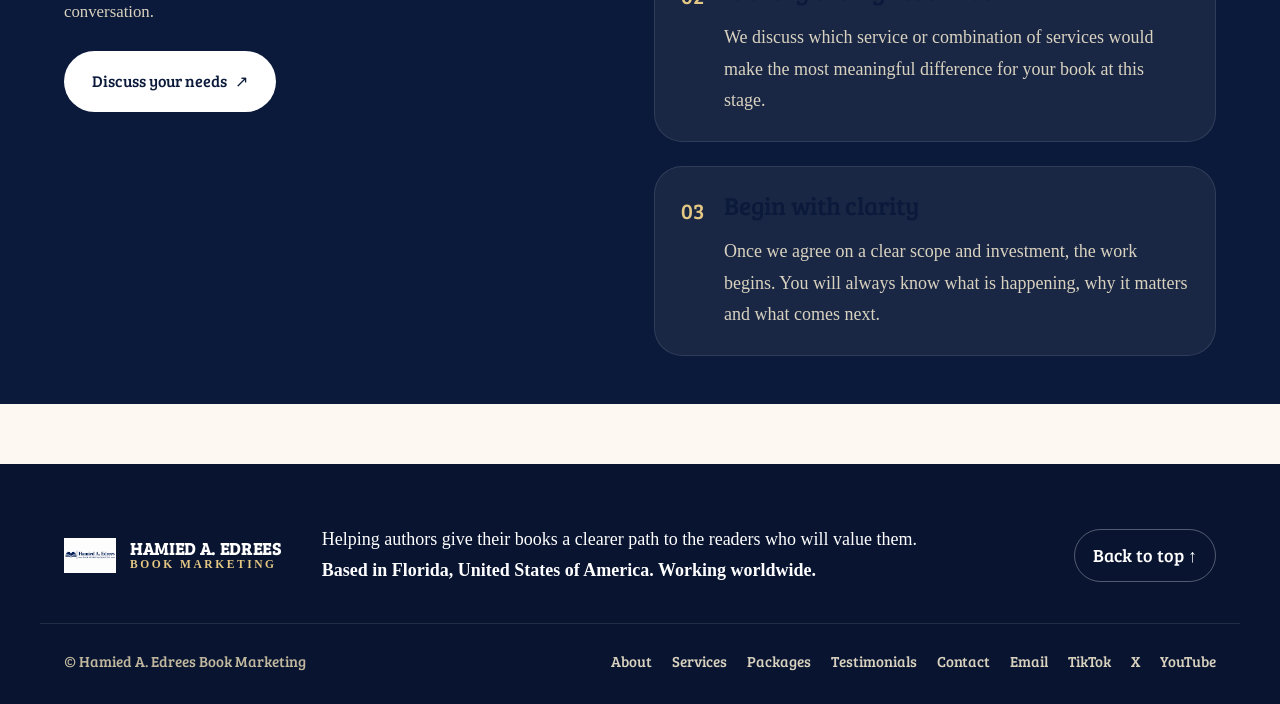
<file: services.html>
<!doctype html>
<html lang="en">
<head>
  <meta charset="utf-8">
  <meta name="viewport" content="width=device-width, initial-scale=1">

  <meta name="description" content="Explore book marketing services from Hamied A. Edrees. Book promotion, launch support, author branding, social media marketing, reader engagement, review outreach, email marketing and more.">

  <meta name="theme-color" content="#0b1a3a">

  <title>Services | Hamied A. Edrees Book Marketing</title>

  <link rel="icon" type="image/png" href="favicon.png">
  <link rel="apple-touch-icon" href="favicon.png">

  <link rel="preconnect" href="https://fonts.googleapis.com">
  <link rel="preconnect" href="https://fonts.gstatic.com" crossorigin>

  <link href="https://fonts.googleapis.com/css2?family=Bree+Serif&display=swap" rel="stylesheet">

  <link rel="stylesheet" href="style.css">
  <script src="script.js" defer></script>
</head>

<body id="top" class="site-page">

<a class="skip-link" href="#main">Skip to content</a>

<header class="site-header">
  <div class="container nav-wrap">

    <a class="brand" href="index.html" aria-label="Hamied A. Edrees Book Marketing home">
      <img class="brand-logo" src="logo.png" alt="Hamied A. Edrees Book Marketing logo">

      <span class="brand-copy">
        <strong>HAMIED A. EDREES</strong>
        <small>BOOK MARKETING</small>
      </span>
    </a>

    <button class="menu-toggle"
      aria-label="Open navigation"
      aria-expanded="false"
      aria-controls="primary-nav">
      <span></span>
      <span></span>
      <span></span>
    </button>

    <nav class="primary-nav" id="primary-nav" aria-label="Main navigation">
      <a href="index.html">Home</a>
      <a href="about.html">About</a>
      <a href="services.html" aria-current="page">Services</a>
      <a href="packages.html">Packages</a>
      <a href="resources.html">Resources</a>
      <a href="testimonials.html">Testimonials</a>
      <a class="nav-cta" href="contact.html">Contact <span>↗</span></a>
    </nav>

  </div>
</header>

<main id="main">

  <!-- HERO SECTION -->

  <section class="hero section">
    <div class="container hero-grid">

      <div class="hero-copy reveal">

        <p class="eyebrow">
          BOOK MARKETING SERVICES
        </p>

        <h1>
          Support that meets your book <span>exactly where it is.</span>
        </h1>

        <p class="hero-text">
          Every book is at a different stage. Some are about to launch into the world for the very first time. Others have been published for months or years and are quietly waiting for more readers to discover them. Wherever your book is right now, there is a service that can help it move forward.
        </p>

        <p class="hero-text">
          Choose a focused service from the list below or tell me about a wider goal. We can shape the right combination of support around your book, your audience and your resources.
        </p>

        <div class="hero-actions">
          <a class="button button-primary" href="contact.html">
            Discuss your needs <span>↗</span>
          </a>

          <a class="text-link" href="packages.html">
            View marketing packages <span>→</span>
          </a>
        </div>

        <div class="hero-note">
          <span class="note-icon">✦</span>
          <p>
            Every service is tailored to your book. No generic templates, no one-size-fits-all approaches.
          </p>
        </div>

      </div>

      <div class="hero-art reveal reveal-delay">

        <div class="hero-portrait-frame">
          <img
            class="hero-portrait"
            src="download (3).jpg"
            alt="Illustration of a marketing team with a large megaphone promoting books">
        </div>

        <div class="floating-note note-top">
          <span>✦</span>
          Eight core services
        </div>

        <div class="floating-note note-bottom">
          <span class="note-dot"></span>
          Flexible and author-focused
        </div>

        <div class="art-caption">
          PROMOTION, LAUNCHES, BRANDING AND BEYOND
        </div>

      </div>

    </div>

    <div class="container hero-bottom">
      <span>FOR AUTHORS AT EVERY STAGE</span>
      <span>ALL SERVICES ARE CUSTOMISABLE</span>
    </div>

  </section>


  <!-- ALL SERVICES -->

  <section class="section section-soft">
    <div class="container">

      <div class="section-heading reveal">

        <div class="section-label">
          <span>01</span>
          <span>WHAT I CAN DO FOR YOUR BOOK</span>
        </div>

        <div class="heading-row">

          <h2>
            Eight ways to give your book <span>the attention it deserves.</span>
          </h2>

          <p>
            Each service can stand on its own or be combined with others to create a more comprehensive marketing plan. We will discuss your goals first and then decide which services make the most sense for your book and your budget.
          </p>

        </div>
      </div>


      <div class="service-grid services-page-grid">

        <!-- SERVICE 1 -->

        <article class="service-card reveal">
          <span class="service-number">01</span>
          <span class="service-icon">↗</span>

          <h3>Book Promotion</h3>

          <p>
            Your book cannot find readers if they do not know it exists. This service focuses on building awareness around your title through planned promotional activity, reader-facing messaging and campaigns shaped specifically around your genre and your audience. The goal is to put your book in front of the people most likely to love it.
          </p>

          <a href="contact.html">
            Discuss book promotion <span>→</span>
          </a>
        </article>


        <!-- SERVICE 2 -->

        <article class="service-card reveal reveal-delay-1">
          <span class="service-number">02</span>
          <span class="service-icon">✦</span>

          <h3>Book Launch Support</h3>

          <p>
            A book launch is one of the most exciting and nerve-wracking moments in an author's career. This service helps you prepare for publication with a practical launch roadmap, promotional content ideas and an organised sequence of activities that build momentum in the weeks leading up to your release date and beyond.
          </p>

          <a href="contact.html">
            Plan your launch <span>→</span>
          </a>
        </article>


        <!-- SERVICE 3 -->

        <article class="service-card reveal reveal-delay-2">
          <span class="service-number">03</span>
          <span class="service-icon">◎</span>

          <h3>Author Branding</h3>

          <p>
            Readers do not just connect with books. They connect with the people who write them. This service helps you create a consistent, authentic author presence through thoughtful positioning, profile messaging and visual content direction that reflects your personality, your values and the kind of stories you tell.
          </p>

          <a href="contact.html">
            Build your author brand <span>→</span>
          </a>
        </article>


        <!-- SERVICE 4 -->

        <article class="service-card reveal">
          <span class="service-number">04</span>
          <span class="service-icon">↗</span>

          <h3>Social Media Marketing</h3>

          <p>
            Social media can feel overwhelming, but it does not have to be. This service helps you plan platform-appropriate content that introduces your books, supports your author identity and encourages meaningful interaction with readers. The focus is on quality, consistency and authenticity rather than chasing trends or posting endlessly.
          </p>

          <a href="contact.html">
            Plan your social media <span>→</span>
          </a>
        </article>


        <!-- SERVICE 5 -->

        <article class="service-card reveal reveal-delay-1">
          <span class="service-number">05</span>
          <span class="service-icon">✦</span>

          <h3>Reader Engagement</h3>

          <p>
            Reaching readers is only the first step. The real magic happens when those readers feel genuinely connected to you and your work. This service explores meaningful ways to build ongoing relationships through useful content, community touchpoints, thoughtful follow-up activity and strategies that keep your audience engaged between releases.
          </p>

          <a href="contact.html">
            Engage your readers <span>→</span>
          </a>
        </article>


        <!-- SERVICE 6 -->

        <article class="service-card reveal reveal-delay-2">
          <span class="service-number">06</span>
          <span class="service-icon">◎</span>

          <h3>Book Review Outreach</h3>

          <p>
            Honest reviews from genuine readers can make an enormous difference to your book's visibility and credibility. This service helps you develop a thoughtful, ethical approach to reaching relevant reviewers and book communities. Reviews are never guaranteed and must always reflect genuine reader opinions, but a well-planned outreach strategy can significantly improve your chances.
          </p>

          <a href="contact.html">
            Discuss review outreach <span>→</span>
          </a>
        </article>


        <!-- SERVICE 7 -->

        <article class="service-card reveal">
          <span class="service-number">07</span>
          <span class="service-icon">↗</span>

          <h3>Email Marketing</h3>

          <p>
            An email list is one of the most valuable assets an author can own. Unlike social media algorithms, your email list gives you a direct, reliable line to your readers. This service helps you plan author newsletters and reader emails that share updates, introduce books and maintain a warm, genuine connection with your subscribers over time.
          </p>

          <a href="contact.html">
            Start your email list <span>→</span>
          </a>
        </article>


        <!-- SERVICE 8 -->

        <article class="service-card service-card-highlight reveal reveal-delay-1">
          <span class="service-number">08</span>
          <span class="service-icon">✦</span>

          <h3>Additional Author Support</h3>

          <p>
            Do you have a need that is not listed above? Every author's journey is unique, and your situation may call for something more specific or more creative. Share your project with me and we can discuss whether I can help directly or point you towards a useful next step. No question is too small or too unusual.
          </p>

          <a href="contact.html">
            Tell me about your project <span>→</span>
          </a>
        </article>

      </div>

    </div>
  </section>


  <!-- SERVICE ILLUSTRATIONS -->

  <section class="section">
    <div class="container">

      <div class="section-heading reveal">

        <div class="section-label">
          <span>02</span>
          <span>WHAT THE WORK LOOKS LIKE</span>
        </div>

        <div class="heading-row">

          <h2>
            Practical, purposeful <span>and always author-focused.</span>
          </h2>

          <p>
            Every service involves real, tangible work designed to make a visible difference for your book. Here is a glimpse of the kind of activity you can expect.
          </p>

        </div>
      </div>


      <div class="illustration-grid service-visual-grid">

        <figure class="illustration-card reveal">
          <img src="launch-planning.png" alt="Illustration of a book launch planning timeline and checklist">
          <figcaption>
            <strong>Launch planning</strong>
            <span>Structured timelines, coordinated activities and promotional content that builds excitement around your release date.</span>
          </figcaption>
        </figure>

        <figure class="illustration-card reveal reveal-delay-1">
          <img src="social-media-campaign.png" alt="Illustration of social media book marketing campaigns across platforms">
          <figcaption>
            <strong>Social media campaigns</strong>
            <span>Platform-specific content plans that introduce your book, share your story and encourage genuine reader interaction.</span>
          </figcaption>
        </figure>

        <figure class="illustration-card reveal reveal-delay-2">
          <img src="book-review-outreach.png" alt="Illustration of book review outreach to readers and reviewers">
          <figcaption>
            <strong>Reader and reviewer outreach</strong>
            <span>Thoughtful, ethical approaches to connecting your book with the reviewers and reading communities most likely to appreciate it.</span>
          </figcaption>
        </figure>

      </div>


      <div class="illustration-grid" style="margin-top: 28px; grid-template-columns: 1fr 1fr; max-width: 800px; margin-left: auto; margin-right: auto;">

        <figure class="illustration-card reveal">
          <img src="email-newsletter.png" alt="Illustration of an author email newsletter being designed and sent">
          <figcaption>
            <strong>Email communication</strong>
            <span>Warm, engaging newsletters that keep your readers informed, excited and connected to your author journey between releases.</span>
          </figcaption>
        </figure>

        <figure class="illustration-card reveal reveal-delay-1">
          <img src="book-promotion.png" alt="Illustration of a book promotion campaign reaching new readers">
          <figcaption>
            <strong>Promotional campaigns</strong>
            <span>Focused, audience-driven promotional activity designed to increase your book's visibility and reach new readers consistently.</span>
          </figcaption>
        </figure>

      </div>

    </div>
  </section>


  <!-- HOW PROJECTS RUN -->

  <section class="section section-soft">
    <div class="container">

      <div class="section-heading reveal">

        <div class="section-label">
          <span>03</span>
          <span>HOW PROJECTS RUN</span>
        </div>

        <div class="heading-row">

          <h2>
            A simple, transparent <span>way of working.</span>
          </h2>

          <p>
            Every project follows the same clear structure so you always know where things stand, what comes next and what you can expect from me at every stage.
          </p>

        </div>
      </div>


      <div class="service-grid">

        <article class="service-card reveal">
          <span class="service-number">01</span>
          <span class="service-icon">✦</span>

          <h3>We start with your enquiry</h3>

          <p>
            Tell me about your book, your timeline and what you would like to achieve. I reply personally to every message, usually within two working days. There is no automated response, no generic reply, just a genuine conversation about your book and your goals.
          </p>
        </article>


        <article class="service-card reveal reveal-delay-1">
          <span class="service-number">02</span>
          <span class="service-icon">↗</span>

          <h3>We agree on a clear scope</h3>

          <p>
            Together, we identify the most useful priorities for your book. Then I confirm the activities, the timeline and the investment in writing before any work begins. You will always know exactly what you are getting and what it will cost, with no hidden fees or surprises.
          </p>
        </article>


        <article class="service-card reveal reveal-delay-2">
          <span class="service-number">03</span>
          <span class="service-icon">◎</span>

          <h3>The work is put into action</h3>

          <p>
            Agreed activities are delivered and shared with you regularly, from content and campaigns to plans and outreach. You will receive clear updates throughout the process so you always feel informed and involved in the direction of your marketing.
          </p>
        </article>

      </div>


      <div class="package-note reveal" style="margin-top: 40px;">

        <h3>We review and refine together</h3>

        <p>
          Marketing is not a one-time event. After the initial work is delivered, we look at what resonated with readers, what could be improved and what the most sensible next steps are. Your marketing should evolve as your book and your audience grow.
        </p>

        <a class="button button-primary" href="contact.html">
          Start your project <span>↗</span>
        </a>

      </div>


      <div class="honesty-notice reveal">
        <strong>A note on honesty.</strong>
        <p>
          Reviews, sales and rankings can never be guaranteed, and anyone who promises otherwise is not being truthful. All outreach is conducted ethically, with deep respect for reviewers' independence and readers' trust. My role is to give your book the best possible chance of reaching the right readers, not to make promises that no one can honestly keep.
        </p>
      </div>

    </div>
  </section>


  <!-- PACKAGES MENTION -->

  <section class="section">
    <div class="container">

      <div class="package-note reveal">

        <h3>Prefer a bundled approach?</h3>

        <p>
          If you would rather work with a pre-defined package than selecting individual services, explore the available marketing packages. Each one combines several services into a coordinated plan, and pricing is shared privately once we understand your goals.
        </p>

        <div class="package-note-actions">
          <a class="button button-primary" href="packages.html">
            View all packages <span>↗</span>
          </a>

          <a class="button button-outline" href="contact.html">
            Discuss your needs <span>→</span>
          </a>
        </div>

      </div>

    </div>
  </section>


  <!-- FINAL CTA -->

  <section class="section section-blue">
    <div class="container approach-grid">

      <div class="approach-heading reveal">

        <div class="section-label section-label-light">
          <span>04</span>
          <span>NOT SURE WHERE TO BEGIN?</span>
        </div>

        <h2>
          Tell me about your book and <span>let's find your focus.</span>
        </h2>

        <p>
          You do not need to know exactly which service you need before reaching out. Many authors start with a general sense that their book needs more attention, and we figure out the specifics together. The most important step is starting the conversation.
        </p>

        <a class="button button-light" href="contact.html">
          Discuss your needs <span>↗</span>
        </a>

      </div>


      <div class="steps">

        <article class="step reveal">
          <span>01</span>
          <div>
            <h3>Share your story</h3>
            <p>
              Tell me about your book, your genre, your audience and what you hope to achieve. The more I understand, the better I can guide you.
            </p>
          </div>
        </article>


        <article class="step reveal reveal-delay-1">
          <span>02</span>
          <div>
            <h3>Identify the right service</h3>
            <p>
              We discuss which service or combination of services would make the most meaningful difference for your book at this stage.
            </p>
          </div>
        </article>


        <article class="step reveal reveal-delay-2">
          <span>03</span>
          <div>
            <h3>Begin with clarity</h3>
            <p>
              Once we agree on a clear scope and investment, the work begins. You will always know what is happening, why it matters and what comes next.
            </p>
          </div>
        </article>

      </div>

    </div>
  </section>

</main>


<!-- FOOTER -->

<footer class="site-footer">

  <div class="container footer-top">

    <a class="brand brand-footer" href="index.html">

      <img
        class="brand-logo"
        src="logo.png"
        alt="Hamied A. Edrees Book Marketing logo">

      <span class="brand-copy">
        <strong>HAMIED A. EDREES</strong>
        <small>BOOK MARKETING</small>
      </span>

    </a>

    <p>
      Helping authors give their books a clearer path to the readers who will value them.

      <br>

      <strong>
        Based in Florida, United States of America. Working worldwide.
      </strong>
    </p>

    <a class="back-top" href="#top">
      Back to top ↑
    </a>

  </div>


  <div class="container footer-bottom">

    <span>
      © <span data-year></span> Hamied A. Edrees Book Marketing
    </span>

    <span class="footer-links">

      <a href="about.html">About</a>
      <a href="services.html">Services</a>
      <a href="packages.html">Packages</a>
      <a href="testimonials.html">Testimonials</a>
      <a href="contact.html">Contact</a>

      <a href="mailto:hello.hamiededrees@gmail.com">Email</a>

      <a href="https://www.tiktok.com/@hamiededrees"
         target="_blank"
         rel="noopener noreferrer">TikTok</a>

      <a href="https://x.com/hamiededrees"
         target="_blank"
         rel="noopener noreferrer">X</a>

      <a href="https://www.youtube.com/channel/UCIc-ObtE7EeHN2bB3vIkzsA"
         target="_blank"
         rel="noopener noreferrer">YouTube</a>

    </span>

  </div>

</footer>

</body>
</html>
</file>
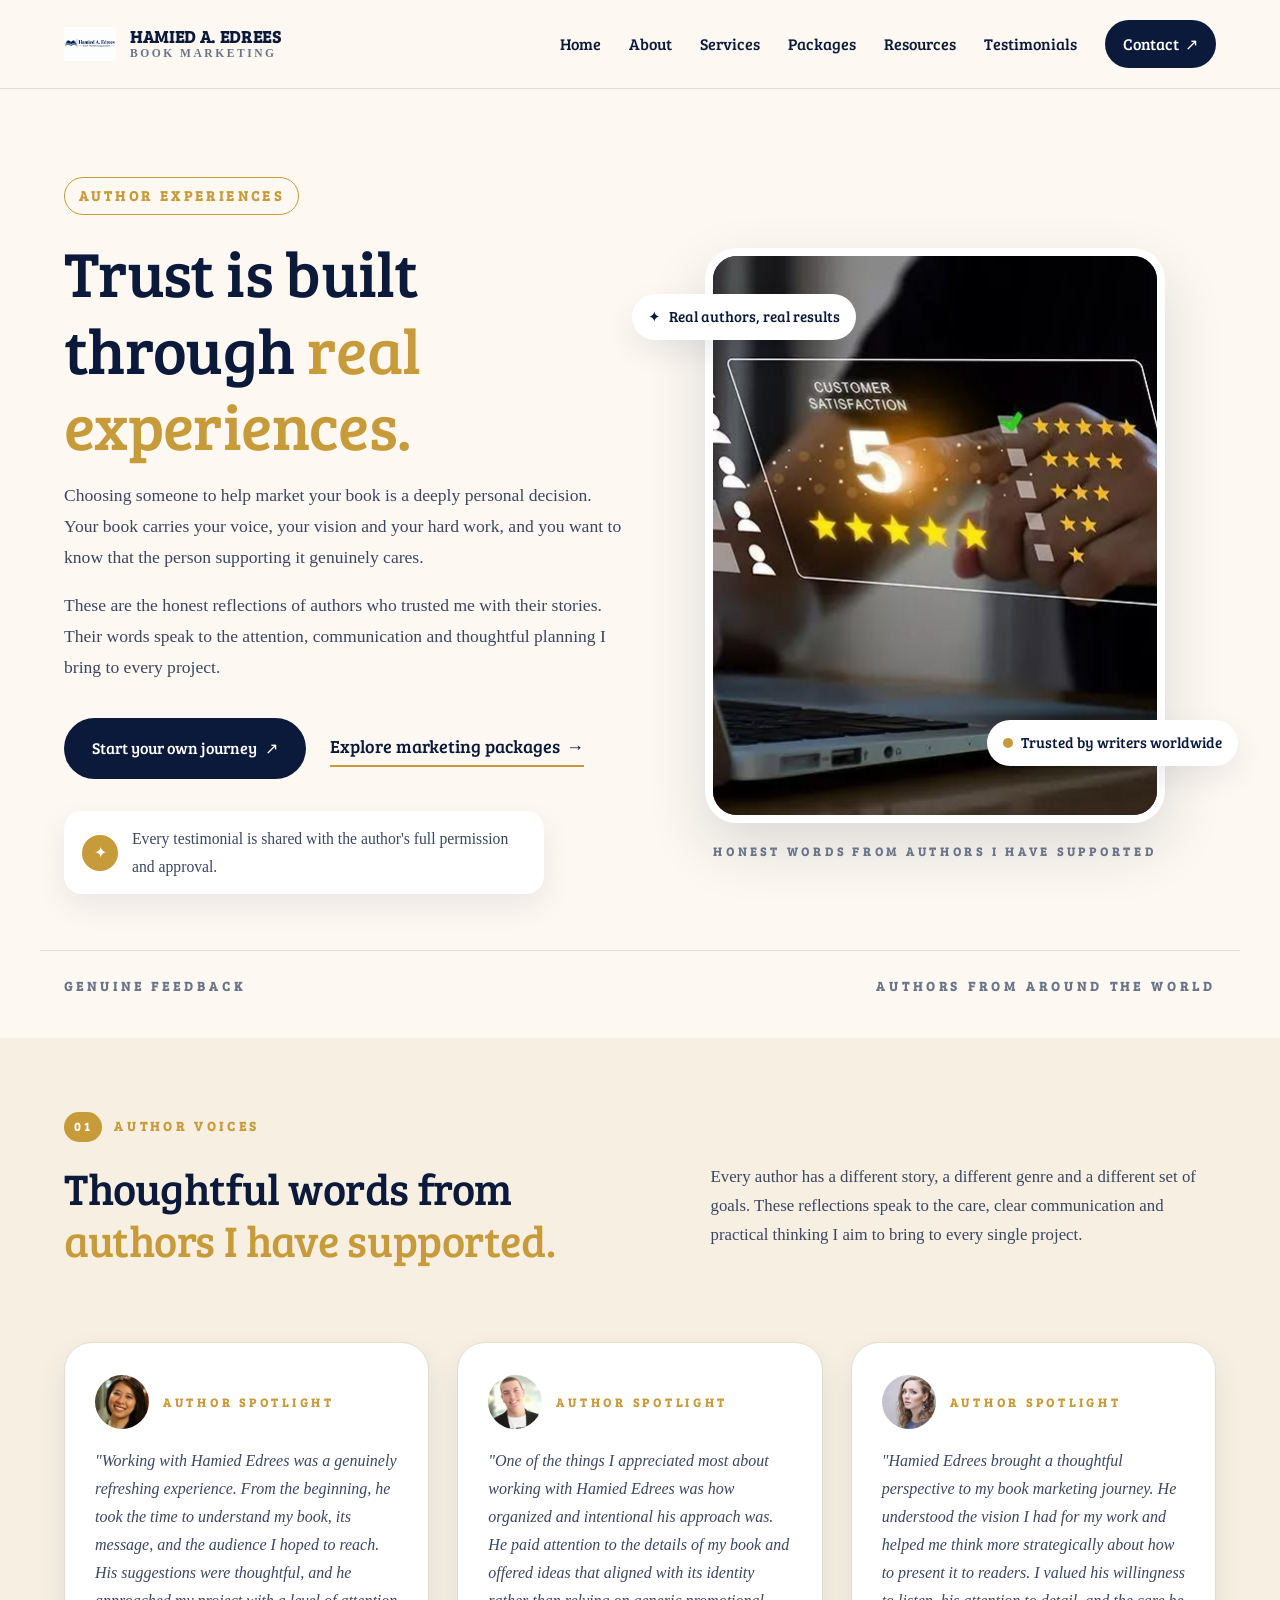
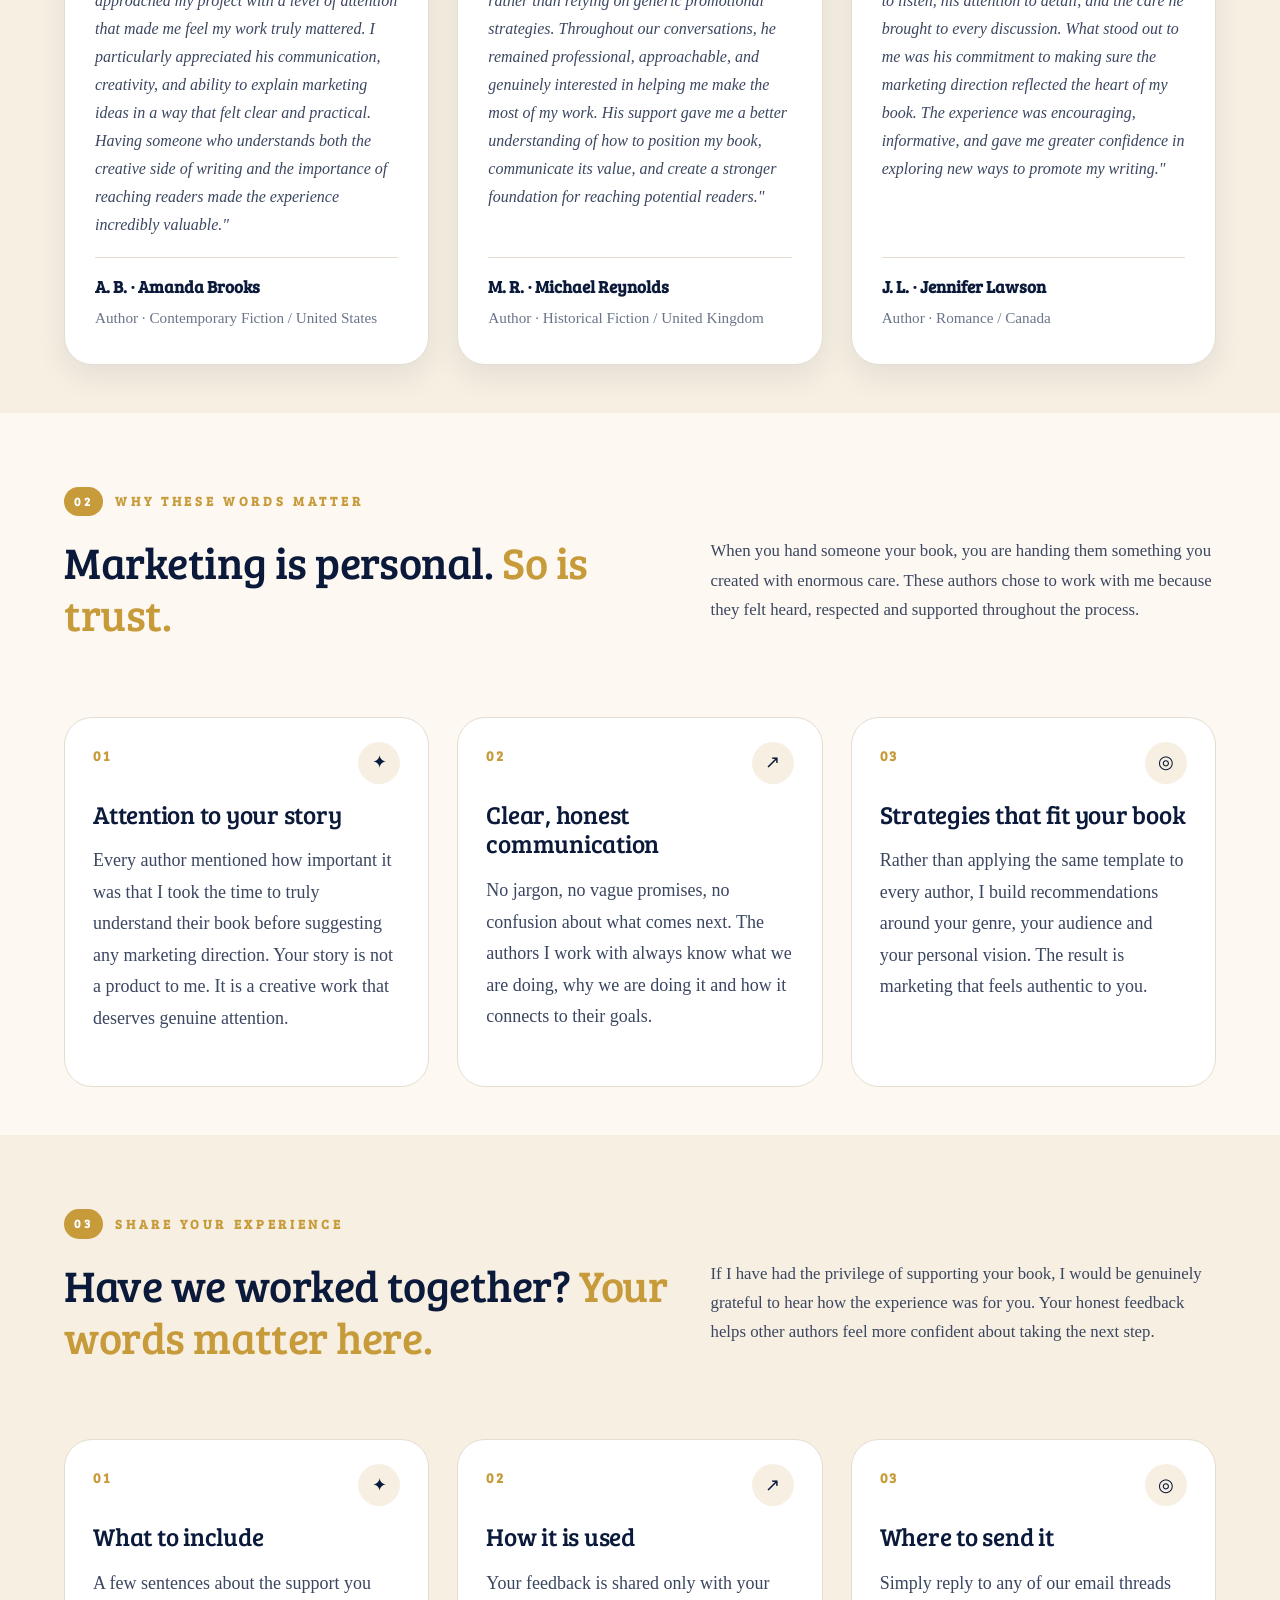
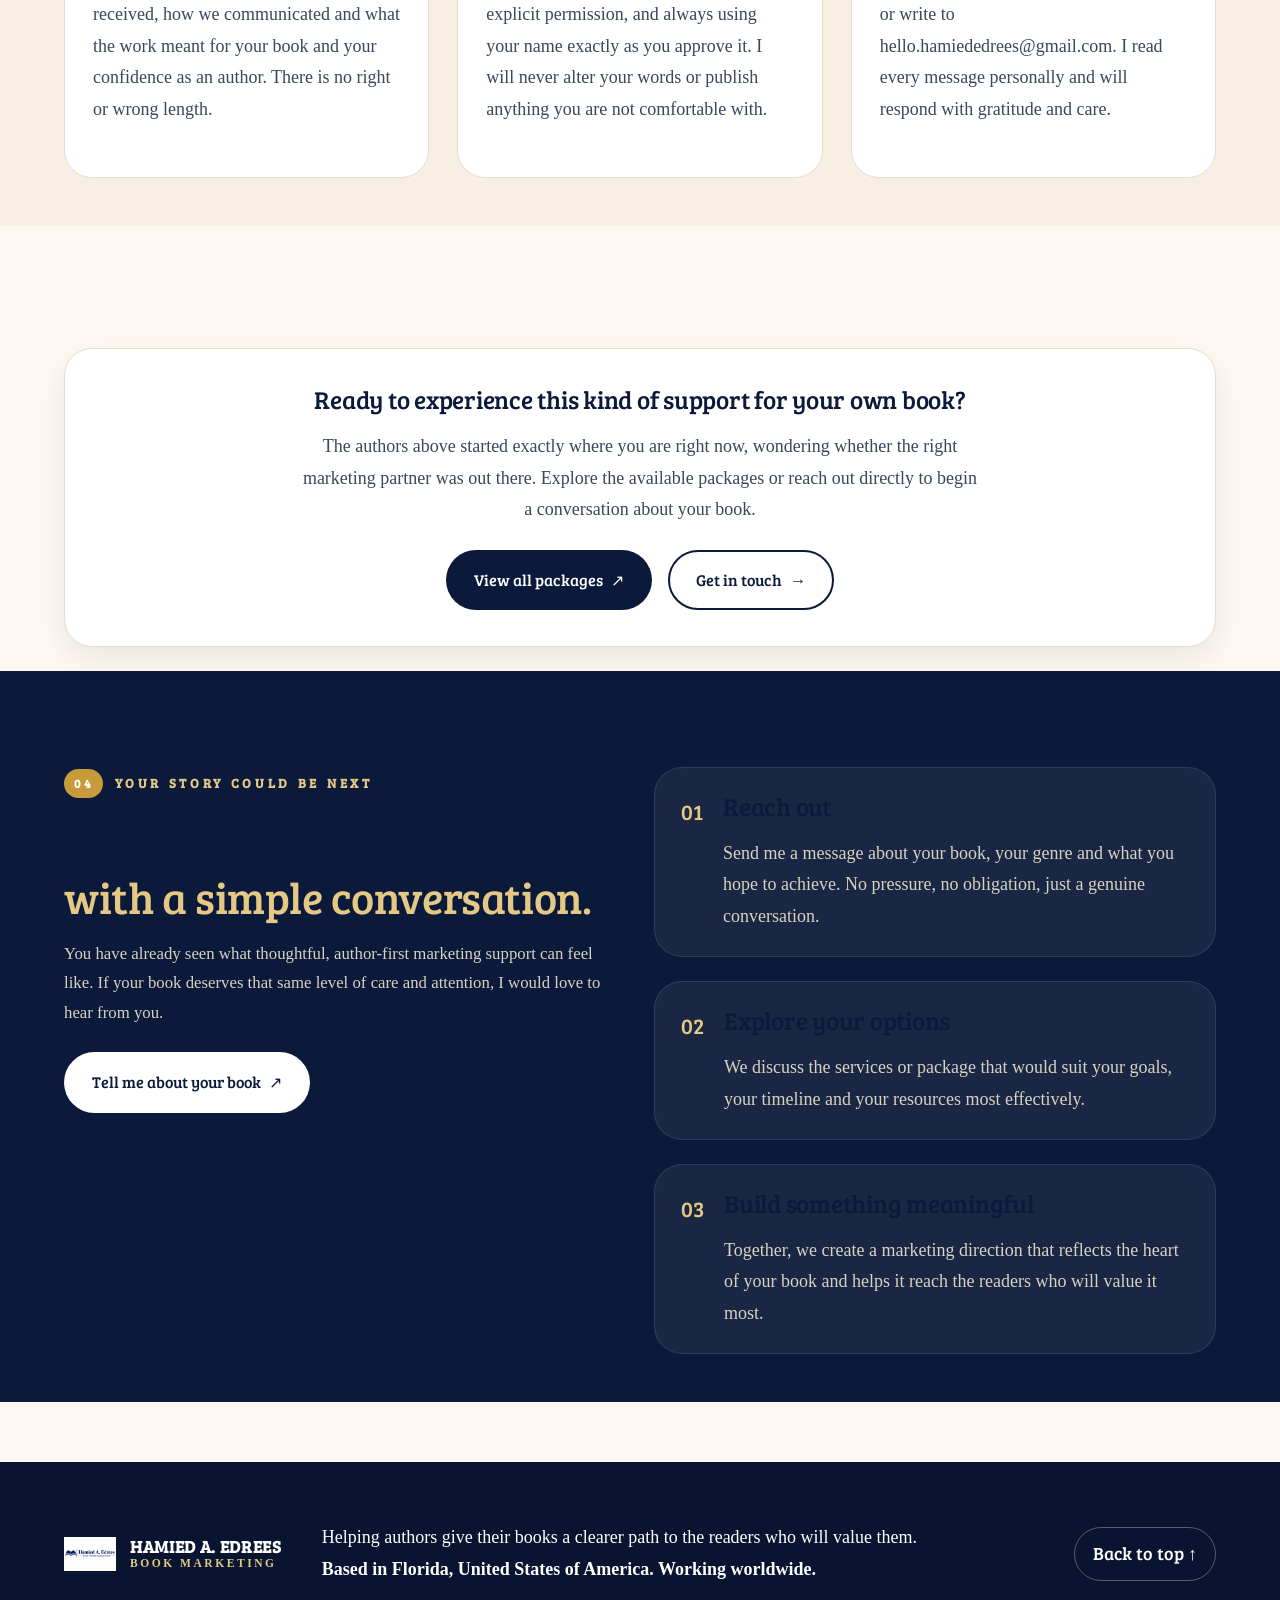
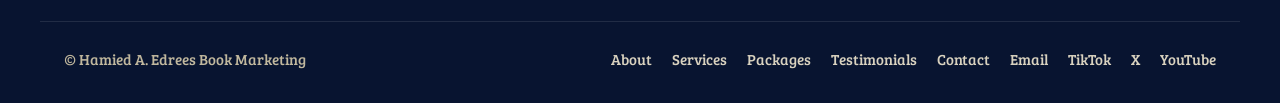
<file: testimonials.html>
<!doctype html>
<html lang="en">
<head>
  <meta charset="utf-8">
  <meta name="viewport" content="width=device-width, initial-scale=1">

  <meta name="description" content="Read genuine feedback from authors who have worked with Hamied A. Edrees on book marketing, promotion and author branding.">

  <meta name="theme-color" content="#0b1a3a">

  <title>Testimonials | Hamied A. Edrees Book Marketing</title>

  <link rel="icon" type="image/png" href="favicon.png">
  <link rel="apple-touch-icon" href="favicon.png">

  <link rel="preconnect" href="https://fonts.googleapis.com">
  <link rel="preconnect" href="https://fonts.gstatic.com" crossorigin>

  <link href="https://fonts.googleapis.com/css2?family=Bree+Serif&display=swap" rel="stylesheet">

  <link rel="stylesheet" href="style.css">
  <script src="script.js" defer></script>
</head>

<body id="top" class="site-page">

<a class="skip-link" href="#main">Skip to content</a>

<header class="site-header">
  <div class="container nav-wrap">

    <a class="brand" href="index.html" aria-label="Hamied A. Edrees Book Marketing home">
      <img class="brand-logo" src="logo.png" alt="Hamied A. Edrees Book Marketing logo">

      <span class="brand-copy">
        <strong>HAMIED A. EDREES</strong>
        <small>BOOK MARKETING</small>
      </span>
    </a>

    <button class="menu-toggle"
      aria-label="Open navigation"
      aria-expanded="false"
      aria-controls="primary-nav">
      <span></span>
      <span></span>
      <span></span>
    </button>

    <nav class="primary-nav" id="primary-nav" aria-label="Main navigation">
      <a href="index.html">Home</a>
      <a href="about.html">About</a>
      <a href="services.html">Services</a>
      <a href="packages.html">Packages</a>
      <a href="resources.html">Resources</a>
      <a href="testimonials.html" aria-current="page">Testimonials</a>
      <a class="nav-cta" href="contact.html">Contact <span>↗</span></a>
    </nav>

  </div>
</header>

<main id="main">

  <!-- HERO SECTION -->

  <section class="hero section">
    <div class="container hero-grid">

      <div class="hero-copy reveal">

        <p class="eyebrow">
          AUTHOR EXPERIENCES
        </p>

        <h1>
          Trust is built through <span>real experiences.</span>
        </h1>

        <p class="hero-text">
          Choosing someone to help market your book is a deeply personal decision. Your book carries your voice, your vision and your hard work, and you want to know that the person supporting it genuinely cares.
        </p>

        <p class="hero-text">
          These are the honest reflections of authors who trusted me with their stories. Their words speak to the attention, communication and thoughtful planning I bring to every project.
        </p>

        <div class="hero-actions">
          <a class="button button-primary" href="contact.html">
            Start your own journey <span>↗</span>
          </a>

          <a class="text-link" href="packages.html">
            Explore marketing packages <span>→</span>
          </a>
        </div>

        <div class="hero-note">
          <span class="note-icon">✦</span>
          <p>
            Every testimonial is shared with the author's full permission and approval.
          </p>
        </div>

      </div>

      <div class="hero-art reveal reveal-delay">

        <div class="hero-portrait-frame">
          <img
            class="hero-portrait"
            src="Comprehensive ORM Services USA _ SocialCTR.jpg"
            alt="A diverse community of readers enjoying books together">
        </div>

        <div class="floating-note note-top">
          <span>✦</span>
          Real authors, real results
        </div>

        <div class="floating-note note-bottom">
          <span class="note-dot"></span>
          Trusted by writers worldwide
        </div>

        <div class="art-caption">
          HONEST WORDS FROM AUTHORS I HAVE SUPPORTED
        </div>

      </div>

    </div>

    <div class="container hero-bottom">
      <span>GENUINE FEEDBACK</span>
      <span>AUTHORS FROM AROUND THE WORLD</span>
    </div>

  </section>


  <!-- TESTIMONIALS -->

  <section class="section section-soft">
    <div class="container">

      <div class="section-heading reveal">

        <div class="section-label">
          <span>01</span>
          <span>AUTHOR VOICES</span>
        </div>

        <div class="heading-row">

          <h2>
            Thoughtful words from <span>authors I have supported.</span>
          </h2>

          <p>
            Every author has a different story, a different genre and a different set of goals. These reflections speak to the care, clear communication and practical thinking I aim to bring to every single project.
          </p>

        </div>
      </div>


      <div class="testimonial-grid">

        <!-- AMANDA BROOKS -->

        <article class="testimonial-card reveal">

          <div class="testimonial-top">
            <div class="testimonial-avatar">
              <img src="amanda-brooks.jpg" alt="Portrait of Amanda Brooks">
            </div>
            <div>
              <span class="testimonial-label">AUTHOR SPOTLIGHT</span>
            </div>
          </div>

          <blockquote>
            "Working with Hamied Edrees was a genuinely refreshing experience. From the beginning, he took the time to understand my book, its message, and the audience I hoped to reach. His suggestions were thoughtful, and he approached my project with a level of attention that made me feel my work truly mattered. I particularly appreciated his communication, creativity, and ability to explain marketing ideas in a way that felt clear and practical. Having someone who understands both the creative side of writing and the importance of reaching readers made the experience incredibly valuable."
          </blockquote>

          <div class="testimonial-footer">
            <strong>A. B. · Amanda Brooks</strong>
            <span>Author · Contemporary Fiction / United States</span>
          </div>

        </article>


        <!-- MICHAEL REYNOLDS -->

        <article class="testimonial-card reveal reveal-delay-1">

          <div class="testimonial-top">
            <div class="testimonial-avatar">
              <img src="michael-reynolds.jpg" alt="Portrait of Michael Reynolds">
            </div>
            <div>
              <span class="testimonial-label">AUTHOR SPOTLIGHT</span>
            </div>
          </div>

          <blockquote>
            "One of the things I appreciated most about working with Hamied Edrees was how organized and intentional his approach was. He paid attention to the details of my book and offered ideas that aligned with its identity rather than relying on generic promotional strategies. Throughout our conversations, he remained professional, approachable, and genuinely interested in helping me make the most of my work. His support gave me a better understanding of how to position my book, communicate its value, and create a stronger foundation for reaching potential readers."
          </blockquote>

          <div class="testimonial-footer">
            <strong>M. R. · Michael Reynolds</strong>
            <span>Author · Historical Fiction / United Kingdom</span>
          </div>

        </article>


        <!-- JENNIFER LAWSON -->

        <article class="testimonial-card reveal reveal-delay-2">

          <div class="testimonial-top">
            <div class="testimonial-avatar">
              <img src="jennifer-lawson.jpg" alt="Portrait of Jennifer Lawson">
            </div>
            <div>
              <span class="testimonial-label">AUTHOR SPOTLIGHT</span>
            </div>
          </div>

          <blockquote>
            "Hamied Edrees brought a thoughtful perspective to my book marketing journey. He understood the vision I had for my work and helped me think more strategically about how to present it to readers. I valued his willingness to listen, his attention to detail, and the care he brought to every discussion. What stood out to me was his commitment to making sure the marketing direction reflected the heart of my book. The experience was encouraging, informative, and gave me greater confidence in exploring new ways to promote my writing."
          </blockquote>

          <div class="testimonial-footer">
            <strong>J. L. · Jennifer Lawson</strong>
            <span>Author · Romance / Canada</span>
          </div>

        </article>

      </div>

    </div>
  </section>


  <!-- WHY THESE WORDS MATTER -->

  <section class="section">
    <div class="container">

      <div class="section-heading reveal">

        <div class="section-label">
          <span>02</span>
          <span>WHY THESE WORDS MATTER</span>
        </div>

        <div class="heading-row">

          <h2>
            Marketing is personal. <span>So is trust.</span>
          </h2>

          <p>
            When you hand someone your book, you are handing them something you created with enormous care. These authors chose to work with me because they felt heard, respected and supported throughout the process.
          </p>

        </div>
      </div>


      <div class="service-grid">

        <article class="service-card reveal">
          <span class="service-number">01</span>
          <span class="service-icon">✦</span>

          <h3>Attention to your story</h3>

          <p>
            Every author mentioned how important it was that I took the time to truly understand their book before suggesting any marketing direction. Your story is not a product to me. It is a creative work that deserves genuine attention.
          </p>
        </article>


        <article class="service-card reveal reveal-delay-1">
          <span class="service-number">02</span>
          <span class="service-icon">↗</span>

          <h3>Clear, honest communication</h3>

          <p>
            No jargon, no vague promises, no confusion about what comes next. The authors I work with always know what we are doing, why we are doing it and how it connects to their goals.
          </p>
        </article>


        <article class="service-card reveal reveal-delay-2">
          <span class="service-number">03</span>
          <span class="service-icon">◎</span>

          <h3>Strategies that fit your book</h3>

          <p>
            Rather than applying the same template to every author, I build recommendations around your genre, your audience and your personal vision. The result is marketing that feels authentic to you.
          </p>
        </article>

      </div>

    </div>
  </section>


  <!-- SHARE YOUR EXPERIENCE -->

  <section class="section section-soft">
    <div class="container">

      <div class="section-heading reveal">

        <div class="section-label">
          <span>03</span>
          <span>SHARE YOUR EXPERIENCE</span>
        </div>

        <div class="heading-row">

          <h2>
            Have we worked together? <span>Your words matter here.</span>
          </h2>

          <p>
            If I have had the privilege of supporting your book, I would be genuinely grateful to hear how the experience was for you. Your honest feedback helps other authors feel more confident about taking the next step.
          </p>

        </div>
      </div>


      <div class="service-grid">

        <article class="service-card reveal">
          <span class="service-number">01</span>
          <span class="service-icon">✦</span>

          <h3>What to include</h3>

          <p>
            A few sentences about the support you received, how we communicated and what the work meant for your book and your confidence as an author. There is no right or wrong length.
          </p>
        </article>


        <article class="service-card reveal reveal-delay-1">
          <span class="service-number">02</span>
          <span class="service-icon">↗</span>

          <h3>How it is used</h3>

          <p>
            Your feedback is shared only with your explicit permission, and always using your name exactly as you approve it. I will never alter your words or publish anything you are not comfortable with.
          </p>
        </article>


        <article class="service-card reveal reveal-delay-2">
          <span class="service-number">03</span>
          <span class="service-icon">◎</span>

          <h3>Where to send it</h3>

          <p>
            Simply reply to any of our email threads or write to hello.hamiededrees@gmail.com. I read every message personally and will respond with gratitude and care.
          </p>
        </article>

      </div>

    </div>
  </section>


  <!-- PACKAGES MENTION -->

  <section class="section">
    <div class="container">

      <div class="package-note reveal">

        <h3>Ready to experience this kind of support for your own book?</h3>

        <p>
          The authors above started exactly where you are right now, wondering whether the right marketing partner was out there. Explore the available packages or reach out directly to begin a conversation about your book.
        </p>

        <div class="package-note-actions">
          <a class="button button-primary" href="packages.html">
            View all packages <span>↗</span>
          </a>

          <a class="button button-outline" href="contact.html">
            Get in touch <span>→</span>
          </a>
        </div>

      </div>

    </div>
  </section>


  <!-- FINAL CTA -->

  <section class="section section-blue">
    <div class="container approach-grid">

      <div class="approach-heading reveal">

        <div class="section-label section-label-light">
          <span>04</span>
          <span>YOUR STORY COULD BE NEXT</span>
        </div>

        <h2>
          The best partnerships start <span>with a simple conversation.</span>
        </h2>

        <p>
          You have already seen what thoughtful, author-first marketing support can feel like. If your book deserves that same level of care and attention, I would love to hear from you.
        </p>

        <a class="button button-light" href="contact.html">
          Tell me about your book <span>↗</span>
        </a>

      </div>


      <div class="steps">

        <article class="step reveal">
          <span>01</span>
          <div>
            <h3>Reach out</h3>
            <p>
              Send me a message about your book, your genre and what you hope to achieve. No pressure, no obligation, just a genuine conversation.
            </p>
          </div>
        </article>


        <article class="step reveal reveal-delay-1">
          <span>02</span>
          <div>
            <h3>Explore your options</h3>
            <p>
              We discuss the services or package that would suit your goals, your timeline and your resources most effectively.
            </p>
          </div>
        </article>


        <article class="step reveal reveal-delay-2">
          <span>03</span>
          <div>
            <h3>Build something meaningful</h3>
            <p>
              Together, we create a marketing direction that reflects the heart of your book and helps it reach the readers who will value it most.
            </p>
          </div>
        </article>

      </div>

    </div>
  </section>

</main>


<!-- FOOTER -->

<footer class="site-footer">

  <div class="container footer-top">

    <a class="brand brand-footer" href="index.html">

      <img
        class="brand-logo"
        src="logo.png"
        alt="Hamied A. Edrees Book Marketing logo">

      <span class="brand-copy">
        <strong>HAMIED A. EDREES</strong>
        <small>BOOK MARKETING</small>
      </span>

    </a>

    <p>
      Helping authors give their books a clearer path to the readers who will value them.

      <br>

      <strong>
        Based in Florida, United States of America. Working worldwide.
      </strong>
    </p>

    <a class="back-top" href="#top">
      Back to top ↑
    </a>

  </div>


  <div class="container footer-bottom">

    <span>
      © <span data-year></span> Hamied A. Edrees Book Marketing
    </span>

    <span class="footer-links">

      <a href="about.html">About</a>
      <a href="services.html">Services</a>
      <a href="packages.html">Packages</a>
      <a href="testimonials.html">Testimonials</a>
      <a href="contact.html">Contact</a>

      <a href="mailto:hello.hamiededrees@gmail.com">Email</a>

      <a href="https://www.tiktok.com/@hamiededrees"
         target="_blank"
         rel="noopener noreferrer">TikTok</a>

      <a href="https://x.com/hamiededrees"
         target="_blank"
         rel="noopener noreferrer">X</a>

      <a href="https://www.youtube.com/channel/UCIc-ObtE7EeHN2bB3vIkzsA"
         target="_blank"
         rel="noopener noreferrer">YouTube</a>

    </span>

  </div>

</footer>

</body>
</html>
</file>
<file: style.css>
/* =========================================================
   HAMIED A. EDREES BOOK MARKETING
   Unified stylesheet
   Fonts: Bree Serif (headings) and Georgia (body)
   ========================================================= */

:root {
  --navy: #0b1a3a;
  --navy-deep: #081430;
  --navy-soft: #13224a;
  --cream: #fdf8f1;
  --cream-soft: #f6efe2;
  --accent: #c79a3a;
  --accent-soft: #e5c884;
  --text: #121a2b;
  --text-soft: #3b4660;
  --muted: #6a7489;
  --line: #e4ddd0;
  --radius: 18px;
  --radius-lg: 28px;
  --shadow: 0 24px 60px rgba(11, 26, 58, 0.14);
  --shadow-soft: 0 12px 30px rgba(11, 26, 58, 0.08);
  --max: 1200px;
}

* { box-sizing: border-box; }

html { scroll-behavior: smooth; }

body {
  margin: 0;
  background: var(--cream);
  color: var(--text);
  font-family: Georgia, "Times New Roman", serif;
  font-size: 18px;
  font-weight: 500;
  line-height: 1.75;
  -webkit-font-smoothing: antialiased;
  text-rendering: optimizeLegibility;
}

img { max-width: 100%; display: block; }

a { color: inherit; text-decoration: none; }

h1, h2, h3, h4, h5, h6 {
  font-family: "Bree Serif", Georgia, serif;
  color: var(--navy);
  font-weight: 400;
  line-height: 1.2;
  letter-spacing: -0.01em;
  margin: 0 0 0.6em;
}

h1 { font-size: clamp(2.4rem, 5vw, 4rem); }
h2 { font-size: clamp(1.9rem, 3.4vw, 2.8rem); }
h3 { font-size: clamp(1.3rem, 2vw, 1.55rem); }

p { margin: 0 0 1em; }

strong { font-weight: 700; color: var(--navy); }

ul { padding-left: 1.2em; }
li { margin-bottom: 0.4em; }

.container {
  width: 100%;
  max-width: var(--max);
  margin: 0 auto;
  padding: 0 24px;
}

.section { padding: 90px 0; }

.section-soft { background: var(--cream-soft); }

.section-blue {
  background: var(--navy);
  color: #f3ecda;
}

.section-blue h1,
.section-blue h2,
.section-blue h3 { color: #fff; }

.section-blue strong { color: #fff; }

/* =========================================================
   Skip link
   ========================================================= */

.skip-link {
  position: absolute;
  top: -100px;
  left: 16px;
  background: var(--navy);
  color: #fff;
  padding: 10px 16px;
  border-radius: 8px;
  z-index: 999;
  font-family: "Bree Serif", serif;
}

.skip-link:focus { top: 16px; }

/* =========================================================
   Header
   ========================================================= */

.site-header {
  position: sticky;
  top: 0;
  background: rgba(253, 248, 241, 0.95);
  backdrop-filter: blur(8px);
  border-bottom: 1px solid var(--line);
  z-index: 50;
}

.nav-wrap {
  display: flex;
  align-items: center;
  justify-content: space-between;
  padding: 18px 24px;
  gap: 20px;
}

.brand {
  display: flex;
  align-items: center;
  gap: 14px;
}

.brand-logo {
  width: 52px;
  height: 52px;
  object-fit: contain;
}

.brand-copy {
  display: flex;
  flex-direction: column;
  line-height: 1.1;
}

.brand-copy strong {
  font-family: "Bree Serif", serif;
  font-size: 1.05rem;
  letter-spacing: 0.04em;
  color: var(--navy);
  font-weight: 700;
}

.brand-copy small {
  font-family: Georgia, serif;
  font-size: 0.72rem;
  letter-spacing: 0.22em;
  color: var(--muted);
  font-weight: 700;
}

.primary-nav {
  display: flex;
  align-items: center;
  gap: 28px;
}

.primary-nav a {
  font-family: "Bree Serif", serif;
  font-size: 1rem;
  color: var(--navy);
  font-weight: 400;
  transition: color 0.25s;
}

.primary-nav a:hover { color: var(--accent); }

.nav-cta {
  background: var(--navy);
  color: #fff !important;
  padding: 10px 18px;
  border-radius: 999px;
  display: inline-flex;
  align-items: center;
  gap: 6px;
  transition: background 0.25s;
}

.nav-cta:hover { background: var(--accent); }

.menu-toggle {
  display: none;
  width: 42px;
  height: 42px;
  border: none;
  background: transparent;
  cursor: pointer;
  flex-direction: column;
  justify-content: center;
  align-items: center;
  gap: 5px;
}

.menu-toggle span {
  width: 24px;
  height: 2px;
  background: var(--navy);
  transition: all 0.25s;
}

/* =========================================================
   Buttons and links
   ========================================================= */

.button {
  display: inline-flex;
  align-items: center;
  gap: 8px;
  padding: 14px 26px;
  border-radius: 999px;
  font-family: "Bree Serif", serif;
  font-size: 1.02rem;
  font-weight: 400;
  cursor: pointer;
  transition: transform 0.2s, background 0.25s, color 0.25s;
  border: 2px solid transparent;
}

.button:hover { transform: translateY(-2px); }

.button-primary {
  background: var(--navy);
  color: #fff;
}

.button-primary:hover { background: var(--accent); }

.button-outline {
  background: transparent;
  color: var(--navy);
  border-color: var(--navy);
}

.button-outline:hover {
  background: var(--navy);
  color: #fff;
}

.button-light {
  background: #fff;
  color: var(--navy);
}

.button-light:hover {
  background: var(--accent);
  color: #fff;
}

.text-link {
  display: inline-flex;
  align-items: center;
  gap: 6px;
  font-family: "Bree Serif", serif;
  color: var(--navy);
  border-bottom: 2px solid var(--accent);
  padding-bottom: 2px;
  transition: color 0.25s, border-color 0.25s;
}

.text-link:hover {
  color: var(--accent);
  border-color: var(--navy);
}

/* =========================================================
   Reveal animation
   ========================================================= */

.reveal {
  opacity: 0;
  transform: translateY(24px);
  transition: opacity 0.7s ease, transform 0.7s ease;
}

.reveal.is-visible {
  opacity: 1;
  transform: translateY(0);
}

.reveal-delay    { transition-delay: 0.1s; }
.reveal-delay-1  { transition-delay: 0.15s; }
.reveal-delay-2  { transition-delay: 0.3s; }
.reveal-delay-3  { transition-delay: 0.45s; }

/* =========================================================
   Hero
   ========================================================= */

.hero { padding-top: 70px; padding-bottom: 60px; }

.hero-grid {
  display: grid;
  grid-template-columns: 1.1fr 0.9fr;
  gap: 60px;
  align-items: center;
}

.hero-copy { text-align: left; }

.eyebrow {
  display: inline-block;
  font-family: "Bree Serif", serif;
  font-size: 0.85rem;
  letter-spacing: 0.25em;
  color: var(--accent);
  font-weight: 700;
  margin-bottom: 1.4em;
  padding: 6px 14px;
  border: 1px solid var(--accent);
  border-radius: 999px;
}

.hero h1 { margin-bottom: 0.5em; }

.hero h1 span { color: var(--accent); }

.hero-text {
  font-size: 1.1rem;
  color: var(--text-soft);
  max-width: 560px;
  font-weight: 500;
}

.hero-actions {
  display: flex;
  align-items: center;
  flex-wrap: wrap;
  gap: 24px;
  margin: 2em 0 1.8em;
}

.hero-note {
  display: flex;
  align-items: center;
  gap: 14px;
  padding: 14px 18px;
  background: #fff;
  border-radius: var(--radius);
  box-shadow: var(--shadow-soft);
  max-width: 480px;
}

.hero-note p {
  margin: 0;
  font-size: 0.98rem;
  color: var(--text-soft);
}

.note-icon {
  width: 36px;
  height: 36px;
  background: var(--accent);
  color: #fff;
  border-radius: 50%;
  display: inline-flex;
  align-items: center;
  justify-content: center;
  font-size: 1rem;
  flex-shrink: 0;
}

/* Hero portrait on the right */

.hero-art {
  position: relative;
  min-height: 520px;
  display: flex;
  align-items: center;
  justify-content: center;
}

.hero-portrait-frame {
  position: relative;
  width: 100%;
  max-width: 460px;
  aspect-ratio: 4 / 5;
  border-radius: 32px;
  overflow: hidden;
  background: var(--navy);
  box-shadow: var(--shadow);
  border: 8px solid #fff;
}

.hero-portrait-frame::before {
  content: "";
  position: absolute;
  inset: -20px -20px auto auto;
  width: 160px;
  height: 160px;
  background: var(--accent);
  border-radius: 50%;
  opacity: 0.22;
  z-index: -1;
}

.hero-portrait-frame::after {
  content: "";
  position: absolute;
  inset: auto auto -30px -30px;
  width: 200px;
  height: 200px;
  background: var(--navy);
  border-radius: 50%;
  opacity: 0.12;
  z-index: -1;
}

.hero-portrait {
  width: 100%;
  height: 100%;
  object-fit: cover;
  display: block;
}

.floating-note {
  position: absolute;
  background: #fff;
  color: var(--navy);
  padding: 10px 16px;
  border-radius: 999px;
  font-family: "Bree Serif", serif;
  font-size: 0.92rem;
  box-shadow: var(--shadow-soft);
  display: inline-flex;
  align-items: center;
  gap: 8px;
  z-index: 2;
}

.note-top { top: 8%; left: -4%; }

.note-bottom { bottom: 10%; right: -4%; }

.note-dot {
  width: 10px;
  height: 10px;
  border-radius: 50%;
  background: var(--accent);
  display: inline-block;
}

.art-caption {
  position: absolute;
  bottom: -40px;
  left: 50%;
  transform: translateX(-50%);
  font-family: "Bree Serif", serif;
  font-size: 0.78rem;
  letter-spacing: 0.3em;
  color: var(--muted);
  font-weight: 700;
  white-space: nowrap;
}

.hero-bottom {
  margin-top: 80px;
  display: flex;
  align-items: center;
  justify-content: space-between;
  gap: 20px;
  font-family: "Bree Serif", serif;
  font-size: 0.82rem;
  letter-spacing: 0.3em;
  color: var(--muted);
  font-weight: 700;
  border-top: 1px solid var(--line);
  padding-top: 24px;
}

/* =========================================================
   Section heading
   ========================================================= */

.section-heading { margin-bottom: 60px; }

.section-label {
  display: inline-flex;
  align-items: center;
  gap: 12px;
  font-family: "Bree Serif", serif;
  font-size: 0.82rem;
  letter-spacing: 0.28em;
  color: var(--accent);
  font-weight: 700;
  margin-bottom: 20px;
  text-transform: uppercase;
}

.section-label span:first-child {
  background: var(--accent);
  color: #fff;
  padding: 4px 10px;
  border-radius: 999px;
  font-size: 0.76rem;
}

.section-label-light {
  color: var(--accent-soft);
}

.section-label-light span:first-child {
  background: var(--accent);
  color: #fff;
}

.heading-row {
  display: grid;
  grid-template-columns: 1.2fr 1fr;
  gap: 40px;
  align-items: start;
}

.heading-row h2 span { color: var(--accent); }

.heading-row p {
  color: var(--text-soft);
  font-size: 1.05rem;
  font-weight: 500;
}

/* =========================================================
   Illustration grid
   ========================================================= */

.illustration-grid {
  display: grid;
  grid-template-columns: repeat(3, 1fr);
  gap: 28px;
}

.illustration-card {
  background: #fff;
  border-radius: var(--radius-lg);
  overflow: hidden;
  box-shadow: var(--shadow-soft);
  transition: transform 0.3s, box-shadow 0.3s;
}

.illustration-card:hover {
  transform: translateY(-6px);
  box-shadow: var(--shadow);
}

.illustration-card img {
  width: 100%;
  aspect-ratio: 4 / 3;
  object-fit: cover;
  background: var(--cream-soft);
}

.illustration-card figcaption {
  padding: 22px 24px 26px;
  display: flex;
  flex-direction: column;
  gap: 8px;
}

.illustration-card strong {
  font-family: "Bree Serif", serif;
  font-size: 1.15rem;
  color: var(--navy);
}

.illustration-card span {
  color: var(--text-soft);
  font-size: 1rem;
  font-weight: 500;
}

/* =========================================================
   Intro grid
   ========================================================= */

.intro-grid {
  display: grid;
  grid-template-columns: 0.4fr 1fr;
  gap: 60px;
  align-items: start;
}

.intro-content .lead {
  font-size: 1.2rem;
  color: var(--navy);
  font-family: "Bree Serif", serif;
  margin-bottom: 1em;
}

.intro-content p {
  color: var(--text-soft);
  font-weight: 500;
}

/* =========================================================
   Service cards
   ========================================================= */

.service-grid {
  display: grid;
  grid-template-columns: repeat(3, 1fr);
  gap: 28px;
}

.service-card {
  background: #fff;
  border: 1px solid var(--line);
  border-radius: var(--radius-lg);
  padding: 34px 28px;
  position: relative;
  transition: transform 0.3s, box-shadow 0.3s, border-color 0.3s;
  display: flex;
  flex-direction: column;
}

.service-card:hover {
  transform: translateY(-6px);
  box-shadow: var(--shadow);
  border-color: var(--accent);
}

.service-number {
  position: absolute;
  top: 26px;
  left: 28px;
  font-family: "Bree Serif", serif;
  color: var(--accent);
  font-size: 0.85rem;
  letter-spacing: 0.2em;
  font-weight: 700;
}

.service-icon {
  position: absolute;
  top: 24px;
  right: 28px;
  width: 42px;
  height: 42px;
  background: var(--cream-soft);
  color: var(--navy);
  border-radius: 50%;
  display: inline-flex;
  align-items: center;
  justify-content: center;
  font-size: 1.1rem;
}

.service-card h3 {
  margin-top: 48px;
  margin-bottom: 12px;
}

.service-card p {
  color: var(--text-soft);
  flex-grow: 1;
  font-weight: 500;
}

.service-card a {
  margin-top: 18px;
  font-family: "Bree Serif", serif;
  color: var(--navy);
  display: inline-flex;
  align-items: center;
  gap: 6px;
  border-bottom: 2px solid var(--accent);
  padding-bottom: 3px;
  width: fit-content;
  transition: color 0.25s;
}

.service-card a:hover { color: var(--accent); }

/* Package cards */

.package-card ul {
  margin: 10px 0 18px;
  padding-left: 1.1em;
  color: var(--text-soft);
  font-weight: 500;
}

.package-card ul li {
  margin-bottom: 6px;
  font-size: 0.98rem;
}

.package-note {
  margin-top: 50px;
  background: #fff;
  border: 1px solid var(--line);
  border-radius: var(--radius-lg);
  padding: 36px 34px;
  text-align: center;
  box-shadow: var(--shadow-soft);
}

.package-note h3 {
  margin-bottom: 14px;
}

.package-note p {
  color: var(--text-soft);
  max-width: 680px;
  margin: 0 auto 24px;
  font-weight: 500;
}

.package-note-actions {
  display: inline-flex;
  flex-wrap: wrap;
  gap: 16px;
  justify-content: center;
}

.center-action {
  text-align: center;
  margin-top: 46px;
}

/* =========================================================
   Approach (section-blue)
   ========================================================= */

.approach-grid {
  display: grid;
  grid-template-columns: 1fr 1fr;
  gap: 60px;
  align-items: start;
}

.approach-heading h2 span { color: var(--accent-soft); }

.approach-heading p {
  color: #d9d2bf;
  font-size: 1.05rem;
  margin-bottom: 1.5em;
  font-weight: 500;
}

.steps { display: flex; flex-direction: column; gap: 24px; }

.step {
  display: flex;
  gap: 20px;
  background: rgba(255, 255, 255, 0.06);
  border: 1px solid rgba(255, 255, 255, 0.1);
  padding: 24px 26px;
  border-radius: var(--radius-lg);
  transition: background 0.25s, border-color 0.25s;
}

.step:hover {
  background: rgba(255, 255, 255, 0.1);
  border-color: var(--accent-soft);
}

.step > span {
  font-family: "Bree Serif", serif;
  font-size: 1.4rem;
  color: var(--accent-soft);
  font-weight: 400;
  flex-shrink: 0;
}

.step h3 {
  color: #fff;
  margin-bottom: 6px;
}

.step p {
  color: #d9d2bf;
  margin: 0;
  font-weight: 500;
}

/* =========================================================
   Contact panel
   ========================================================= */

.contact-panel {
  background: #fff;
  border: 1px solid var(--line);
  border-radius: var(--radius-lg);
  padding: 50px 48px;
  display: grid;
  grid-template-columns: 1.3fr 1fr;
  gap: 40px;
  align-items: center;
  box-shadow: var(--shadow-soft);
}

.contact-panel h2 span { color: var(--accent); }

.contact-panel p {
  color: var(--text-soft);
  font-weight: 500;
}

.contact-action {
  display: flex;
  flex-direction: column;
  gap: 14px;
  align-items: flex-start;
}

.contact-small {
  font-family: "Bree Serif", serif;
  color: var(--muted);
  font-size: 0.92rem;
}

/* =========================================================
   Footer
   ========================================================= */

.site-footer {
  background: var(--navy-deep);
  color: #d9d2bf;
  padding: 60px 0 30px;
  margin-top: 60px;
}

.footer-top {
  display: grid;
  grid-template-columns: auto 1fr auto;
  gap: 40px;
  align-items: center;
  padding-bottom: 36px;
  border-bottom: 1px solid rgba(255, 255, 255, 0.1);
}

.brand-footer .brand-copy strong { color: #fff; }

.brand-footer .brand-copy small { color: var(--accent-soft); }

.footer-top p {
  margin: 0;
  color: #d9d2bf;
  font-weight: 500;
}

.footer-top p strong { color: #fff; }

.back-top {
  font-family: "Bree Serif", serif;
  color: #fff;
  padding: 10px 18px;
  border: 1px solid rgba(255, 255, 255, 0.3);
  border-radius: 999px;
  transition: background 0.25s, color 0.25s;
}

.back-top:hover {
  background: var(--accent);
  border-color: var(--accent);
  color: #fff;
}

.footer-bottom {
  display: flex;
  align-items: center;
  justify-content: space-between;
  flex-wrap: wrap;
  gap: 16px;
  padding-top: 24px;
  font-family: "Bree Serif", serif;
  font-size: 0.95rem;
  color: #c1b89e;
}

.footer-links {
  display: inline-flex;
  flex-wrap: wrap;
  gap: 20px;
}

.footer-links a {
  color: #d9d2bf;
  transition: color 0.25s;
}

.footer-links a:hover { color: var(--accent-soft); }

/* =========================================================
   Testimonials
   ========================================================= */

.testimonial-grid {
  display: grid;
  grid-template-columns: repeat(3, 1fr);
  gap: 28px;
  margin-top: 30px;
}

.testimonial-card {
  background: #fff;
  border: 1px solid var(--line);
  border-radius: var(--radius-lg);
  padding: 32px 30px;
  display: flex;
  flex-direction: column;
  gap: 18px;
  box-shadow: var(--shadow-soft);
  transition: transform 0.3s, box-shadow 0.3s;
}

.testimonial-card:hover {
  transform: translateY(-4px);
  box-shadow: var(--shadow);
}

.testimonial-top {
  display: flex;
  align-items: center;
  gap: 14px;
}

.testimonial-avatar {
  width: 54px;
  height: 54px;
  border-radius: 50%;
  background: var(--navy);
  color: #fff;
  font-family: "Bree Serif", serif;
  font-size: 1rem;
  display: inline-flex;
  align-items: center;
  justify-content: center;
  overflow: hidden;
  flex-shrink: 0;
}

.testimonial-avatar img {
  width: 100%;
  height: 100%;
  object-fit: cover;
}

.testimonial-label {
  font-family: "Bree Serif", serif;
  font-size: 0.78rem;
  letter-spacing: 0.3em;
  color: var(--accent);
  font-weight: 700;
}

.testimonial-card blockquote {
  margin: 0;
  color: var(--text-soft);
  font-size: 1rem;
  font-weight: 500;
  font-style: italic;
  line-height: 1.75;
}

.testimonial-footer {
  margin-top: auto;
  padding-top: 14px;
  border-top: 1px solid var(--line);
}

.testimonial-footer strong {
  display: block;
  font-family: "Bree Serif", serif;
  font-size: 1.05rem;
  color: var(--navy);
}

.testimonial-footer span {
  display: block;
  font-size: 0.95rem;
  color: var(--muted);
  margin-top: 4px;
}

/* =========================================================
   Forms
   ========================================================= */

.form-wrap {
  background: #fff;
  border: 1px solid var(--line);
  border-radius: var(--radius-lg);
  padding: 44px 40px;
  box-shadow: var(--shadow-soft);
  max-width: 760px;
  margin: 0 auto;
}

.form-field {
  display: flex;
  flex-direction: column;
  gap: 8px;
  margin-bottom: 20px;
}

.form-field label {
  font-family: "Bree Serif", serif;
  color: var(--navy);
  font-size: 1rem;
  font-weight: 400;
}

.form-field input,
.form-field select,
.form-field textarea {
  font-family: Georgia, serif;
  font-size: 1rem;
  font-weight: 500;
  padding: 14px 16px;
  border: 1px solid var(--line);
  border-radius: 12px;
  background: var(--cream);
  color: var(--text);
  transition: border-color 0.25s, background 0.25s;
}

.form-field input:focus,
.form-field select:focus,
.form-field textarea:focus {
  outline: none;
  border-color: var(--accent);
  background: #fff;
}

.form-field textarea {
  min-height: 150px;
  resize: vertical;
}

/* =========================================================
   Mobile styles
   ========================================================= */

@media (max-width: 960px) {

  .section { padding: 70px 0; }

  .hero-grid,
  .heading-row,
  .intro-grid,
  .approach-grid,
  .contact-panel {
    grid-template-columns: 1fr;
    gap: 36px;
  }

  .illustration-grid,
  .service-grid,
  .testimonial-grid {
    grid-template-columns: repeat(2, 1fr);
  }

  .hero-bottom {
    flex-direction: column;
    text-align: center;
    gap: 10px;
  }

  .footer-top {
    grid-template-columns: 1fr;
    text-align: center;
    justify-items: center;
  }

  .menu-toggle { display: flex; }

  .primary-nav {
    position: absolute;
    top: 100%;
    right: 20px;
    left: 20px;
    background: #fff;
    flex-direction: column;
    align-items: flex-start;
    padding: 24px;
    border-radius: var(--radius);
    box-shadow: var(--shadow);
    gap: 18px;
    display: none;
  }

  .primary-nav.is-open { display: flex; }

  .nav-cta {
    width: 100%;
    justify-content: center;
  }
}

@media (max-width: 640px) {

  body { font-size: 17px; }

  .section { padding: 60px 0; }

  .container { padding: 0 20px; }

  .hero { padding-top: 50px; }

  .hero-art { min-height: 420px; }

  .hero-portrait-frame { max-width: 320px; }

  .note-top { top: 4%; left: 0; }

  .note-bottom { bottom: 4%; right: 0; }

  .art-caption {
    font-size: 0.72rem;
    letter-spacing: 0.25em;
  }

  .illustration-grid,
  .service-grid,
  .testimonial-grid {
    grid-template-columns: 1fr;
  }

  .contact-panel,
  .form-wrap {
    padding: 32px 24px;
  }

  .package-note { padding: 28px 22px; }

  .package-note-actions { gap: 12px; }

  .hero-actions {
    flex-direction: column;
    align-items: flex-start;
    gap: 16px;
  }

  .button {
    width: 100%;
    justify-content: center;
  }

  .text-link { width: fit-content; }

  .footer-bottom {
    flex-direction: column;
    text-align: center;
  }
}
/* =========================================================
   Contact page layout
   ========================================================= */

.contact-layout {
  display: grid;
  grid-template-columns: 1fr 1.2fr;
  gap: 48px;
  align-items: start;
}

.contact-info h3 {
  font-family: "Bree Serif", Georgia, serif;
  color: var(--navy);
  font-size: 1.4rem;
  margin-bottom: 16px;
}

.contact-info p {
  color: var(--text-soft);
  font-weight: 500;
}

.contact-email-card {
  display: flex;
  align-items: center;
  gap: 14px;
  padding: 16px 18px;
  background: #fff;
  border: 1px solid var(--line);
  border-radius: var(--radius);
  margin-top: 16px;
  box-shadow: var(--shadow-soft);
}

.contact-email-card small {
  display: block;
  font-family: "Bree Serif", serif;
  font-size: 0.78rem;
  letter-spacing: 0.2em;
  color: var(--accent);
  font-weight: 700;
  margin-bottom: 2px;
}

.contact-email-card a {
  font-family: "Bree Serif", serif;
  color: var(--navy);
  font-size: 1rem;
  border-bottom: 2px solid var(--accent);
  padding-bottom: 2px;
  transition: color 0.25s;
}

.contact-email-card a:hover { color: var(--accent); }

.contact-email-card strong {
  display: block;
  font-family: Georgia, serif;
  font-size: 1rem;
  color: var(--navy);
}

.form-note {
  margin-top: 16px;
  font-size: 0.92rem;
  color: var(--muted);
  text-align: center;
  font-weight: 500;
}

@media (max-width: 960px) {
  .contact-layout {
    grid-template-columns: 1fr;
    gap: 36px;
  }
}
/* =========================================================
   Check list and example box (free rewrite page)
   ========================================================= */

.check-list {
  list-style: none;
  padding: 0;
  margin: 0 0 28px;
}

.check-list li {
  position: relative;
  padding-left: 32px;
  margin-bottom: 14px;
  color: var(--text-soft);
  font-weight: 500;
  font-size: 1.05rem;
}

.check-list li::before {
  content: "✦";
  position: absolute;
  left: 0;
  top: 2px;
  color: var(--accent);
  font-size: 0.9rem;
}

.example-box {
  background: var(--cream);
  border: 1px solid var(--line);
  border-radius: var(--radius-lg);
  padding: 30px 28px;
  margin: 28px 0;
  display: grid;
  grid-template-columns: 1fr 1fr;
  gap: 24px;
}

.example-half small {
  display: block;
  font-family: "Bree Serif", serif;
  font-size: 0.78rem;
  letter-spacing: 0.25em;
  color: var(--muted);
  font-weight: 700;
  margin-bottom: 10px;
}

.example-half p {
  color: var(--text-soft);
  font-size: 1rem;
  font-weight: 500;
  font-style: italic;
  margin: 0;
  line-height: 1.7;
}

.example-after {
  background: #fff;
  padding: 20px;
  border-radius: var(--radius);
  border-left: 4px solid var(--accent);
}

.example-after small { color: var(--accent); }

.example-after p { color: var(--navy); font-weight: 600; }

.fine-print {
  font-size: 0.92rem;
  color: var(--muted);
  font-weight: 500;
}

.optional {
  font-family: Georgia, serif;
  font-size: 0.88rem;
  color: var(--muted);
  font-weight: 500;
}

@media (max-width: 640px) {
  .example-box {
    grid-template-columns: 1fr;
    gap: 18px;
    padding: 22px 20px;
  }
}
/* =========================================================
   Package page extras
   ========================================================= */

.package-page-grid {
  grid-template-columns: repeat(3, 1fr);
}

.package-tag {
  display: inline-block;
  font-family: "Bree Serif", serif;
  font-size: 0.72rem;
  letter-spacing: 0.22em;
  color: var(--accent);
  font-weight: 700;
  text-transform: uppercase;
  margin-top: 48px;
  margin-bottom: 8px;
}

.package-card-highlight {
  border-color: var(--accent);
  background: linear-gradient(168deg, #fff 60%, var(--cream-soft) 100%);
}

.package-card-highlight .service-icon {
  background: var(--accent);
  color: #fff;
}

@media (max-width: 960px) {
  .package-page-grid {
    grid-template-columns: repeat(2, 1fr);
  }
}

@media (max-width: 640px) {
  .package-page-grid {
    grid-template-columns: 1fr;
  }
}
/* =========================================================
   Services page extras
   ========================================================= */

.services-page-grid {
  grid-template-columns: repeat(4, 1fr);
}

.service-card-highlight {
  border-color: var(--accent);
  background: linear-gradient(168deg, #fff 60%, var(--cream-soft) 100%);
}

.service-card-highlight .service-icon {
  background: var(--accent);
  color: #fff;
}

.honesty-notice {
  margin-top: 40px;
  background: var(--cream);
  border: 1px solid var(--line);
  border-left: 4px solid var(--accent);
  border-radius: var(--radius);
  padding: 26px 28px;
}

.honesty-notice strong {
  display: block;
  font-family: "Bree Serif", serif;
  font-size: 1.15rem;
  color: var(--navy);
  margin-bottom: 10px;
}

.honesty-notice p {
  margin: 0;
  color: var(--text-soft);
  font-weight: 500;
}

@media (max-width: 960px) {
  .services-page-grid {
    grid-template-columns: repeat(2, 1fr);
  }
}

@media (max-width: 640px) {
  .services-page-grid {
    grid-template-columns: 1fr;
  }
}
/* ============================================================
   LAYOUT FIX: REMOVE BLANK SPACES & RESTORE ALL VISIBLE CONTENT
   ============================================================ */

/* 1. Force all sections, headings, text, and cards to be 100% visible */
*, *::before, *::after {
  opacity: 1 !important;
  visibility: visible !important;
}

/* 2. Tighten vertical padding across all pages (No more giant empty gaps) */
section, 
.section, 
.hero {
  padding-top: 48px !important;
  padding-bottom: 48px !important;
  margin-top: 0 !important;
  margin-bottom: 0 !important;
  min-height: auto !important;
}

/* 3. Hero layout spacing */
.hero {
  padding-top: 40px !important;
  padding-bottom: 40px !important;
}

.hero-grid {
  display: grid !important;
  grid-template-columns: 1fr 1fr !important;
  gap: 40px !important;
  align-items: center !important;
}

/* 4. Heading colors & visibility */
h1, h2, h3, h4, .hero-copy h1, .section-header h2, .section-title {
  color: #0b1a3a !important; /* Deep navy text */
  margin-bottom: 16px !important;
}

.dark-bg h1, .dark-bg h2, .dark-bg h3, .dark-bg p,
footer h1, footer h2, footer h3, footer p {
  color: #ffffff !important;
}

/* 5. Section headers spacing */
.section-header {
  margin-bottom: 32px !important;
  text-align: center;
}

/* 6. Card & Grid spacing */
.hero-grid, 
.service-grid, 
.package-grid, 
.illustration-grid,
.approach-grid,
.testimonial-grid {
  gap: 28px !important;
  margin-top: 24px !important;
  margin-bottom: 24px !important;
}

/* 7. Image placeholder fix (forces images/alt boxes to display properly) */
img {
  max-width: 100%;
  height: auto;
  display: block;
}

/* 8. Mobile responsiveness fix for blank gaps */
@media (max-width: 960px) {
  section, .section, .hero {
    padding-top: 36px !important;
    padding-bottom: 36px !important;
  }
  
  .hero-grid {
    grid-template-columns: 1fr !important;
    gap: 24px !important;
  }
}
</file>
